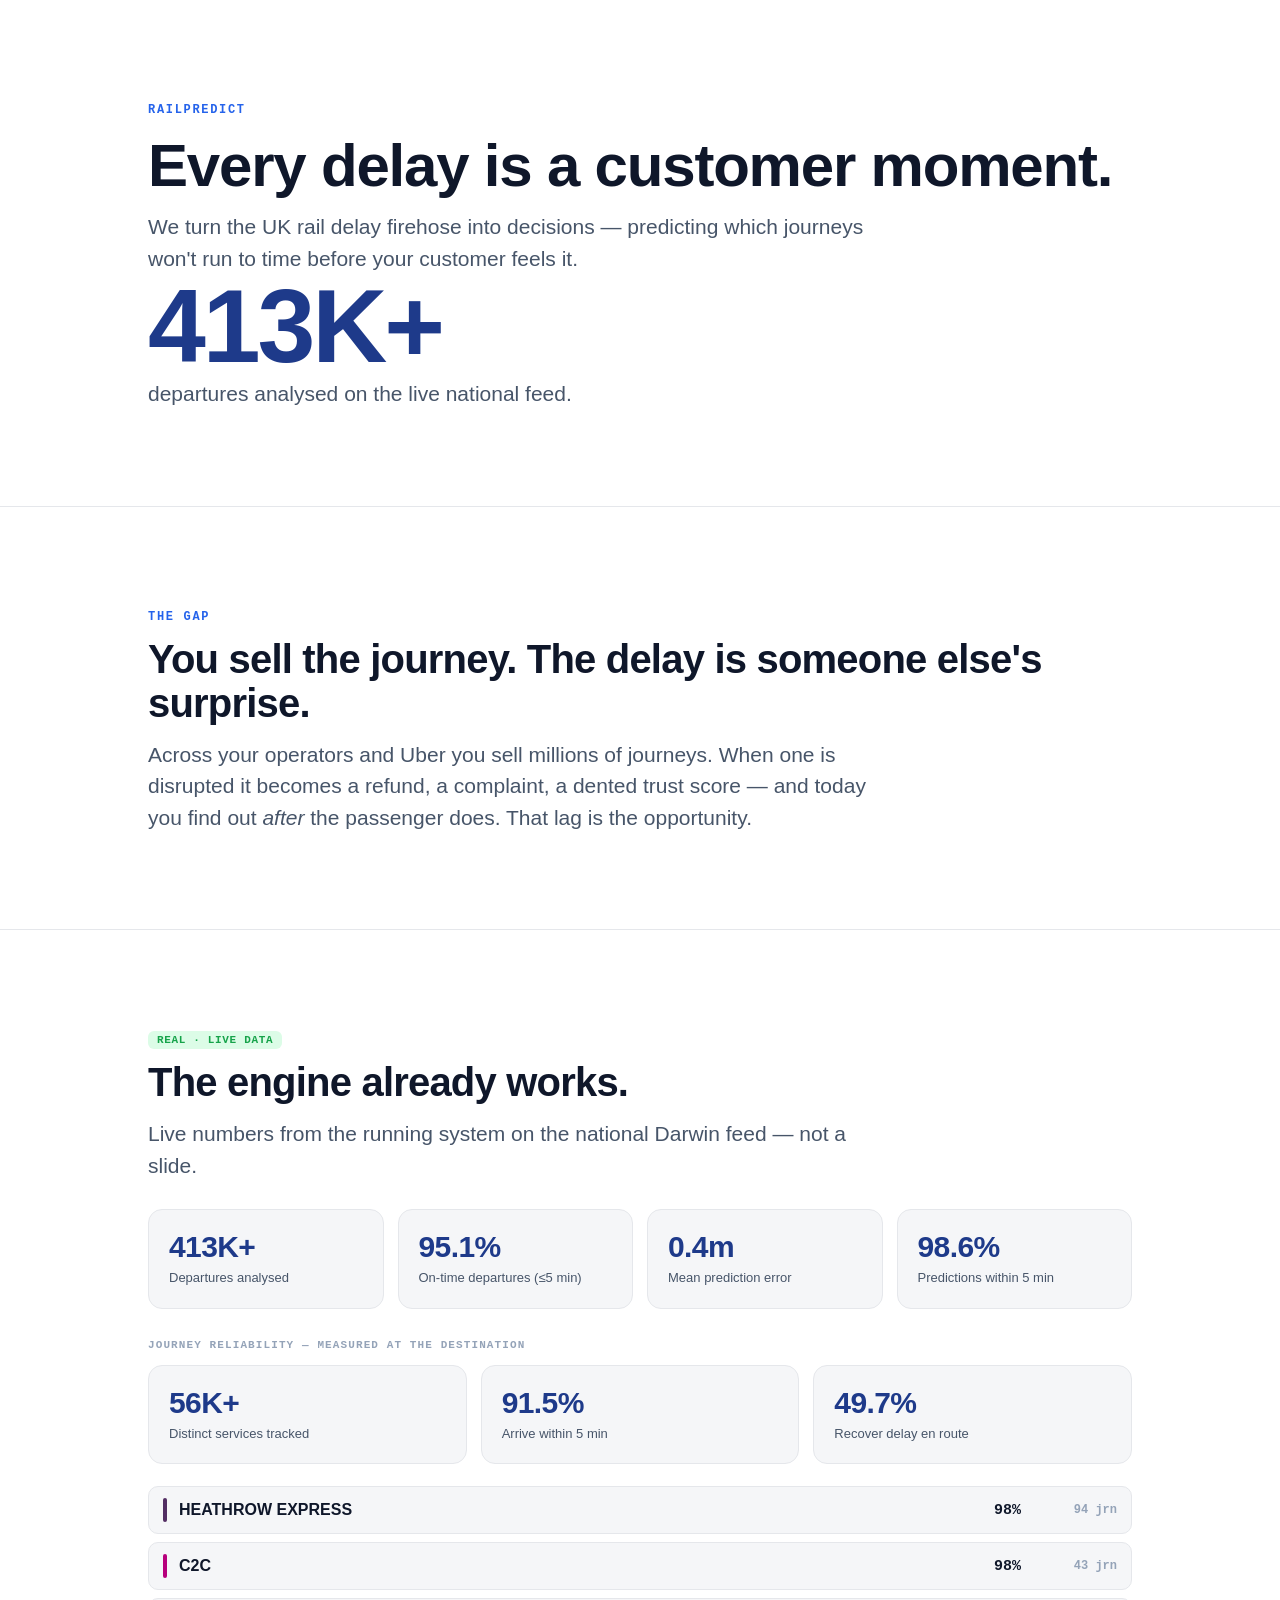
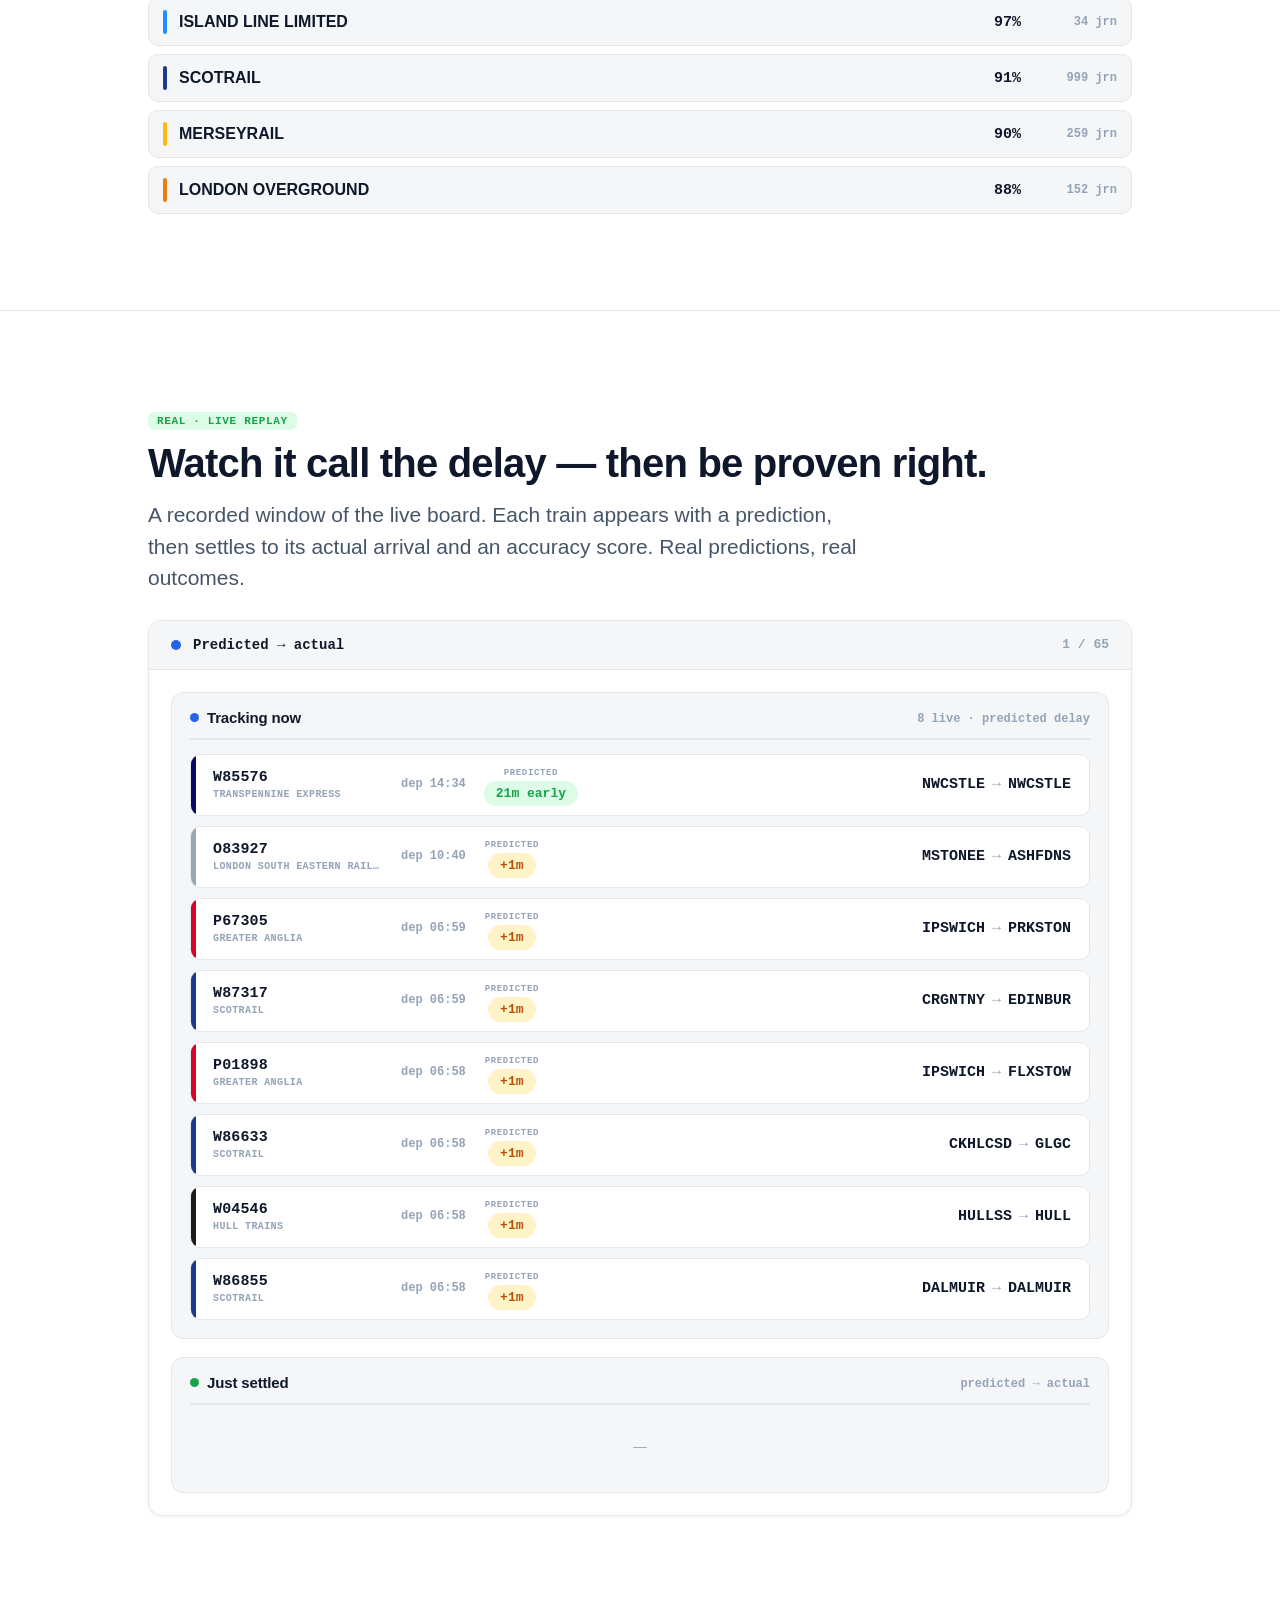
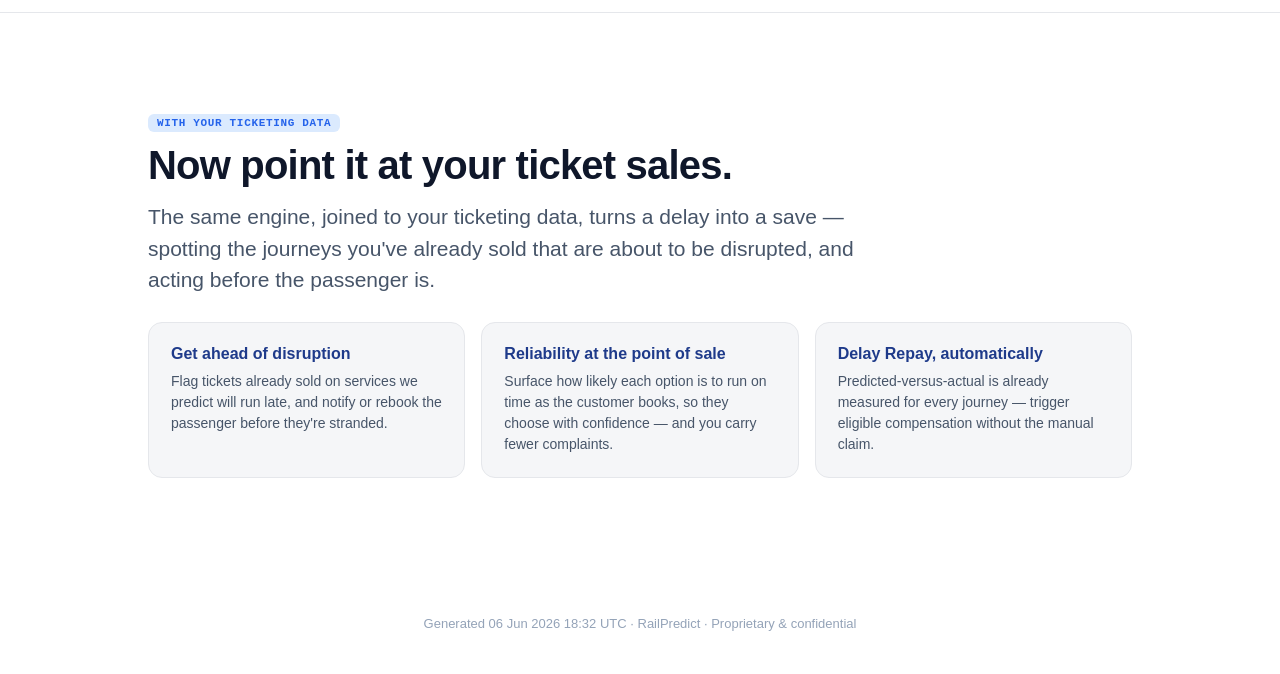
<file: docs/demo.html>
<!DOCTYPE html>
<html lang="en">
<head>
<meta charset="utf-8">
<meta name="viewport" content="width=device-width, initial-scale=1">
<title>RailPredict — Turning delay data into customer experience</title>
<style>
  :root{
    --bg:#ffffff; --ink:#0f172a; --muted:#475569; --dim:#94a3b8;
    --line:#e5e7eb; --soft:#f5f6f8; --accent:#2563eb; --accent-ink:#1e3a8a;
    --good:#16a34a; --good-bg:#dcfce7; --bad:#dc2626; --bad-bg:#fee2e2;
    --proj:#b45309; --proj-bg:#fef3c7;
    --sans:-apple-system,BlinkMacSystemFont,"Segoe UI",Inter,sans-serif;
    --mono:ui-monospace,"SF Mono",Menlo,monospace;
    --r:14px;
  }
  *{box-sizing:border-box;margin:0;padding:0}
  html{scroll-behavior:smooth}
  body{background:var(--bg);color:var(--ink);font-family:var(--sans);line-height:1.5;-webkit-font-smoothing:antialiased}
  .wrap{max-width:1040px;margin:0 auto;padding:0 28px}
  section{padding:96px 0;border-top:1px solid var(--line)}
  section:first-child{border-top:0}
  .reveal{opacity:0;transform:translateY(18px);transition:opacity .7s ease,transform .7s ease}
  .reveal.in{opacity:1;transform:none}
  @media(prefers-reduced-motion:reduce){.reveal{opacity:1;transform:none;transition:none}}
  .eyebrow{font:700 12px var(--mono);letter-spacing:.14em;text-transform:uppercase;color:var(--accent)}
  h1{font:800 clamp(34px,5vw,60px)/1.05 var(--sans);letter-spacing:-.02em;margin:14px 0}
  h2{font:800 clamp(26px,3.4vw,40px)/1.1 var(--sans);letter-spacing:-.02em;margin:10px 0 14px}
  p.lead{font-size:clamp(17px,2vw,21px);color:var(--muted);max-width:62ch}
  .badge{display:inline-block;font:700 11px var(--mono);letter-spacing:.06em;padding:3px 9px;border-radius:6px}
  .b-real{color:var(--good);background:var(--good-bg)}
  .b-proj{color:var(--proj);background:var(--proj-bg)}
  .kpis{display:grid;grid-template-columns:repeat(4,1fr);gap:14px;margin-top:28px}
  @media(max-width:760px){.kpis{grid-template-columns:repeat(2,1fr)}}
  .kpis3{display:grid;grid-template-columns:repeat(3,1fr);gap:14px;margin-top:14px}
  @media(max-width:760px){.kpis3{grid-template-columns:1fr}}
  .strip-label{font:700 11px var(--mono);letter-spacing:.1em;text-transform:uppercase;color:var(--dim);margin-top:30px}
  .kpi{background:var(--soft);border:1px solid var(--line);border-radius:var(--r);padding:20px}
  .kpi .n{font:800 30px var(--sans);letter-spacing:-.02em;color:var(--accent-ink)}
  .kpi .l{font-size:13px;color:var(--muted);margin-top:4px}
  .hero-n{font:800 clamp(56px,9vw,104px)/1 var(--sans);letter-spacing:-.03em;color:var(--accent-ink)}
  .ops{display:flex;flex-direction:column;gap:8px;margin-top:22px}
  .op{display:flex;align-items:center;gap:12px;background:var(--soft);border:1px solid var(--line);border-radius:10px;padding:11px 14px}
  .op .bar{width:4px;align-self:stretch;border-radius:4px;background:var(--op,#64748b)}
  .op .nm{font-weight:600}
  .op .pct{margin-left:auto;font:700 15px var(--mono)}
  .op .ct{font:600 12px var(--mono);color:var(--dim);width:84px;text-align:right}
  .vis-grid{display:grid;grid-template-columns:repeat(3,1fr);gap:16px;margin-top:26px}
  @media(max-width:760px){.vis-grid{grid-template-columns:1fr}}
  .vcard{background:var(--soft);border:1px solid var(--line);border-radius:var(--r);padding:22px}
  .vcard .vh{font:700 16px var(--sans);color:var(--accent-ink);margin-bottom:8px}
  .vcard p{font-size:14px;color:var(--muted)}
  footer{padding:40px 0;color:var(--dim);font-size:13px;text-align:center}
  /* ---- replay board (light-themed mirror of static/board.js markup) ---- */
  .replay-shell{margin-top:26px;border:1px solid var(--line);border-radius:var(--r);overflow:hidden;background:#fff;box-shadow:0 1px 4px rgba(15,23,42,.06)}
  .replay-bar{display:flex;align-items:center;gap:12px;padding:16px 22px;border-bottom:1px solid var(--line);background:var(--soft)}
  .replay-bar .dot{width:10px;height:10px;border-radius:50%;background:var(--accent);animation:pulse 1.6s infinite}
  @keyframes pulse{0%,100%{opacity:1}50%{opacity:.35}}
  .replay-bar .t{font:700 14px var(--mono)}
  .replay-bar .f{margin-left:auto;font:600 13px var(--mono);color:var(--dim)}
  .zones{display:flex;flex-direction:column;gap:18px;padding:22px}
  .zone{background:var(--soft);border:1px solid var(--line);border-radius:12px;padding:16px 18px 18px}
  .zone-head{display:flex;justify-content:space-between;align-items:baseline;margin-bottom:14px;padding-bottom:12px;border-bottom:2px solid var(--line)}
  .zone-head h3{font:800 15px var(--sans);letter-spacing:-.01em;color:var(--ink);display:flex;align-items:center;gap:8px}
  .zone-head h3::before{content:"";width:9px;height:9px;border-radius:50%;flex-shrink:0}
  .zone-track .zone-head h3::before{background:var(--accent)}
  .zone-settled .zone-head h3::before{background:var(--good)}
  .zone-head .ct{font:600 12px var(--mono);color:var(--dim)}
  .tgrid{display:flex;flex-direction:column;gap:10px}
  /* fixed 3-column grid → cards stay a constant size regardless of operator-name length.
     Columns: identity | prediction meta | route (pinned to the right edge). */
  .tcard{position:relative;display:grid;grid-template-columns:168px auto 1fr;align-items:center;column-gap:20px;min-height:62px;background:#fff;border:1px solid var(--line);border-radius:10px;padding:8px 18px 8px 22px;overflow:hidden}
  .tcard::before{content:"";position:absolute;left:0;top:0;bottom:0;width:5px;background:var(--op,#94a3b8)}
  .tcard.fresh{animation:slidein .5s ease}
  @keyframes slidein{from{opacity:0;transform:translateY(8px)}to{opacity:1;transform:none}}
  .tc-id{display:flex;flex-direction:column;gap:3px;min-width:0}
  .tc-hc{font:700 15px var(--mono);letter-spacing:.01em;white-space:nowrap;overflow:hidden;text-overflow:ellipsis}
  .tc-op{font:600 10px var(--mono);color:var(--dim);text-transform:uppercase;letter-spacing:.04em;white-space:nowrap;overflow:hidden;text-overflow:ellipsis}
  .tc-route{justify-self:end;display:flex;align-items:center;gap:7px;font:700 15px var(--mono);white-space:nowrap}
  .tc-route .ar{color:var(--dim);flex-shrink:0}
  .tc-meta{justify-self:start;display:flex;align-items:center;gap:18px}
  .tc-sched{font:600 12px var(--mono);color:var(--dim);white-space:nowrap}
  .cell{text-align:center;line-height:1.15;min-width:56px}
  .cell .k{display:block;font:700 9px var(--mono);text-transform:uppercase;letter-spacing:.07em;color:var(--dim);margin-bottom:5px}
  .cell .v{font:700 16px var(--mono);white-space:nowrap}
  .cell .v.pred{color:var(--muted)}
  .cell .v.act{color:var(--ink)}
  .cell.arrow{font-size:17px;color:var(--dim);min-width:auto;align-self:flex-end;padding-bottom:1px}
  .pchip{font:700 13px var(--mono);padding:5px 12px;border-radius:999px;white-space:nowrap}
  .p-ontime{color:var(--good);background:var(--good-bg)}
  .p-min{color:var(--proj);background:var(--proj-bg)}
  .p-late{color:var(--bad);background:var(--bad-bg)}
  .acc{font:700 12px var(--mono);padding:6px 11px;border-radius:999px;white-space:nowrap;min-width:84px;text-align:center}
  .acc-good{color:var(--good);background:var(--good-bg)}
  .acc-ok{color:var(--accent);background:#dbeafe}
  .acc-bad{color:var(--bad);background:var(--bad-bg)}
  .panel-empty{color:var(--dim);font-size:13px;padding:18px 0;text-align:center}
</style>
</head>
<body>

<section id="beat-hero" class="reveal"><div class="wrap">
  <span class="eyebrow">RailPredict</span>
  <h1>Every delay is a customer moment.</h1>
  <p class="lead">We turn the UK rail delay firehose into decisions — predicting which journeys won't run to time before your customer feels it.</p>
  <div class="hero-n" data-fill="hero_number">—</div>
  <p class="lead">departures analysed on the live national feed.</p>
</div></section>

<section id="beat-gap" class="reveal"><div class="wrap">
  <span class="eyebrow">The gap</span>
  <h2>You sell the journey. The delay is someone else's surprise.</h2>
  <p class="lead">Across your operators and Uber you sell millions of journeys. When one is disrupted it becomes a refund, a complaint, a dented trust score — and today you find out <em>after</em> the passenger does. That lag is the opportunity.</p>
</div></section>

<section id="beat-proof" class="reveal"><div class="wrap">
  <span class="badge b-real">REAL · LIVE DATA</span>
  <h2>The engine already works.</h2>
  <p class="lead">Live numbers from the running system on the national Darwin feed — not a slide.</p>
  <div class="kpis">
    <div class="kpi"><div class="n" data-fill="hero_number">—</div><div class="l">Departures analysed</div></div>
    <div class="kpi"><div class="n" data-fill="on_time_pct" data-suffix="%">—</div><div class="l">On-time departures (≤5 min)</div></div>
    <div class="kpi"><div class="n" data-fill="mae_mins" data-suffix="m">—</div><div class="l">Mean prediction error</div></div>
    <div class="kpi"><div class="n" data-fill="within_5_pct" data-suffix="%">—</div><div class="l">Predictions within 5 min</div></div>
  </div>
  <div class="strip-label">Journey reliability — measured at the destination</div>
  <div class="kpis3">
    <div class="kpi"><div class="n" data-fill="services_label">—</div><div class="l">Distinct services tracked</div></div>
    <div class="kpi"><div class="n" data-fill="arrival_on_time_pct" data-suffix="%">—</div><div class="l">Arrive within 5 min</div></div>
    <div class="kpi"><div class="n" data-fill="recovered_pct" data-suffix="%">—</div><div class="l">Recover delay en route</div></div>
  </div>
  <div class="ops" id="op-list"></div>
</div></section>

<section id="beat-replay" class="reveal"><div class="wrap">
  <span class="badge b-real">REAL · LIVE REPLAY</span>
  <h2>Watch it call the delay — then be proven right.</h2>
  <p class="lead">A recorded window of the live board. Each train appears with a prediction, then settles to its actual arrival and an accuracy score. Real predictions, real outcomes.</p>
  <div class="replay-shell">
    <div class="replay-bar"><span class="dot"></span><span class="t">Predicted → actual</span><span class="f" id="replay-frame">—</span></div>
    <div class="zones" id="replay-board"><p class="panel-empty">Replay loads as you scroll here…</p></div>
  </div>
</div></section>

<section id="beat-vision" class="reveal"><div class="wrap">
  <span class="badge" style="color:var(--accent);background:#dbeafe">WITH YOUR TICKETING DATA</span>
  <h2>Now point it at your ticket sales.</h2>
  <p class="lead">The same engine, joined to your ticketing data, turns a delay into a save — spotting the journeys you've already sold that are about to be disrupted, and acting before the passenger is.</p>
  <div class="vis-grid">
    <div class="vcard"><h3 class="vh">Get ahead of disruption</h3><p>Flag tickets already sold on services we predict will run late, and notify or rebook the passenger before they're stranded.</p></div>
    <div class="vcard"><h3 class="vh">Reliability at the point of sale</h3><p>Surface how likely each option is to run on time as the customer books, so they choose with confidence — and you carry fewer complaints.</p></div>
    <div class="vcard"><h3 class="vh">Delay Repay, automatically</h3><p>Predicted-versus-actual is already measured for every journey — trigger eligible compensation without the manual claim.</p></div>
  </div>
</div></section>

<footer>Generated <span data-fill="generated_at">—</span> · RailPredict · Proprietary &amp; confidential</footer>

<script>window.DEMO = {"generated_at":"06 Jun 2026 18:32 UTC","hero_number":"413K+","hero_observations":413400,"services_count":55601,"services_label":"56K+","on_time_pct":95.0648282535075,"mae_mins":0.3665082699406522,"within_5_pct":98.57064192919637,"arrival_on_time_pct":91.46053449347421,"recovered_pct":49.745183343691735,"operators":[{"name":"HEATHROW EXPRESS","brand":"#532e63","on_time_pct":97.87234042553192,"journeys":94},{"name":"C2C","brand":"#b7007c","on_time_pct":97.67441860465117,"journeys":43},{"name":"ISLAND LINE LIMITED","brand":"#1e90ff","on_time_pct":97.05882352941177,"journeys":34},{"name":"SCOTRAIL","brand":"#1e3a8a","on_time_pct":90.89089089089089,"journeys":999},{"name":"MERSEYRAIL","brand":"#fdb913","on_time_pct":89.57528957528957,"journeys":259},{"name":"LONDON OVERGROUND","brand":"#ee7d11","on_time_pct":88.15789473684211,"journeys":152}],"frames":[{"tracking":[{"rid":"202606068785576","operator":"TRANSPENNINE EXPRESS","brand":"#0a0a64","label":"W85576","origin":"NWCSTLE","dest":"NWCSTLE","scheduled":"14:34","predicted":-21},{"rid":"202606067983927","operator":"LONDON SOUTH EASTERN RAILWY","brand":"#9aa7b4","label":"O83927","origin":"MSTONEE","dest":"ASHFDNS","scheduled":"10:40","predicted":1},{"rid":"202606068067305","operator":"GREATER ANGLIA","brand":"#d70428","label":"P67305","origin":"IPSWICH","dest":"PRKSTON","scheduled":"06:59","predicted":1},{"rid":"202606068787317","operator":"SCOTRAIL","brand":"#1e3a8a","label":"W87317","origin":"CRGNTNY","dest":"EDINBUR","scheduled":"06:59","predicted":1},{"rid":"202606068001898","operator":"GREATER ANGLIA","brand":"#d70428","label":"P01898","origin":"IPSWICH","dest":"FLXSTOW","scheduled":"06:58","predicted":1},{"rid":"202606068786633","operator":"SCOTRAIL","brand":"#1e3a8a","label":"W86633","origin":"CKHLCSD","dest":"GLGC","scheduled":"06:58","predicted":1},{"rid":"202606068704546","operator":"HULL TRAINS","brand":"#1d1d1b","label":"W04546","origin":"HULLSS","dest":"HULL","scheduled":"06:58","predicted":1},{"rid":"202606068786855","operator":"SCOTRAIL","brand":"#1e3a8a","label":"W86855","origin":"DALMUIR","dest":"DALMUIR","scheduled":"06:58","predicted":1}],"settled":[]},{"tracking":[{"rid":"202606067983927","operator":"LONDON SOUTH EASTERN RAILWY","brand":"#9aa7b4","label":"O83927","origin":"MSTONEE","dest":"ASHFDNS","scheduled":"10:40","predicted":1},{"rid":"202606068067305","operator":"GREATER ANGLIA","brand":"#d70428","label":"P67305","origin":"IPSWICH","dest":"PRKSTON","scheduled":"06:59","predicted":1},{"rid":"202606068787317","operator":"SCOTRAIL","brand":"#1e3a8a","label":"W87317","origin":"CRGNTNY","dest":"EDINBUR","scheduled":"06:59","predicted":1},{"rid":"202606068001898","operator":"GREATER ANGLIA","brand":"#d70428","label":"P01898","origin":"IPSWICH","dest":"FLXSTOW","scheduled":"06:58","predicted":1},{"rid":"202606068786633","operator":"SCOTRAIL","brand":"#1e3a8a","label":"W86633","origin":"CKHLCSD","dest":"GLGC","scheduled":"06:58","predicted":1},{"rid":"202606068704546","operator":"HULL TRAINS","brand":"#1d1d1b","label":"W04546","origin":"HULLSS","dest":"HULL","scheduled":"06:58","predicted":1},{"rid":"202606068786855","operator":"SCOTRAIL","brand":"#1e3a8a","label":"W86855","origin":"DALMUIR","dest":"DALMUIR","scheduled":"06:58","predicted":1},{"rid":"202606066712055","operator":"THAMESLINK AND GT NORTHERN TL","brand":"#ff5aa7","label":"C12055","origin":"DUNT","dest":"LUTOBUS","scheduled":"06:58","predicted":1}],"settled":[{"rid":"202606068785576","operator":"TRANSPENNINE EXPRESS","brand":"#0a0a64","label":"W85576","origin":"NWCSTLE","dest":"NWCSTLE","predicted":-21,"actual":1,"delta":22}]},{"tracking":[{"rid":"202606068067305","operator":"GREATER ANGLIA","brand":"#d70428","label":"P67305","origin":"IPSWICH","dest":"PRKSTON","scheduled":"06:59","predicted":1},{"rid":"202606068787317","operator":"SCOTRAIL","brand":"#1e3a8a","label":"W87317","origin":"CRGNTNY","dest":"EDINBUR","scheduled":"06:59","predicted":1},{"rid":"202606068001898","operator":"GREATER ANGLIA","brand":"#d70428","label":"P01898","origin":"IPSWICH","dest":"FLXSTOW","scheduled":"06:58","predicted":1},{"rid":"202606068786633","operator":"SCOTRAIL","brand":"#1e3a8a","label":"W86633","origin":"CKHLCSD","dest":"GLGC","scheduled":"06:58","predicted":1},{"rid":"202606068704546","operator":"HULL TRAINS","brand":"#1d1d1b","label":"W04546","origin":"HULLSS","dest":"HULL","scheduled":"06:58","predicted":1},{"rid":"202606068786855","operator":"SCOTRAIL","brand":"#1e3a8a","label":"W86855","origin":"DALMUIR","dest":"DALMUIR","scheduled":"06:58","predicted":1},{"rid":"202606066712055","operator":"THAMESLINK AND GT NORTHERN TL","brand":"#ff5aa7","label":"C12055","origin":"DUNT","dest":"LUTOBUS","scheduled":"06:58","predicted":1},{"rid":"202606066715519","operator":"SCOTRAIL","brand":"#1e3a8a","label":"C15519","origin":"ANSL","dest":"GLGQHL","scheduled":"06:58","predicted":1}],"settled":[{"rid":"202606067983927","operator":"LONDON SOUTH EASTERN RAILWY","brand":"#9aa7b4","label":"O83927","origin":"MSTONEE","dest":"ASHFDNS","predicted":1,"actual":120,"delta":119},{"rid":"202606068785576","operator":"TRANSPENNINE EXPRESS","brand":"#0a0a64","label":"W85576","origin":"NWCSTLE","dest":"NWCSTLE","predicted":-21,"actual":1,"delta":22}]},{"tracking":[{"rid":"202606068787317","operator":"SCOTRAIL","brand":"#1e3a8a","label":"W87317","origin":"CRGNTNY","dest":"EDINBUR","scheduled":"06:59","predicted":1},{"rid":"202606068001898","operator":"GREATER ANGLIA","brand":"#d70428","label":"P01898","origin":"IPSWICH","dest":"FLXSTOW","scheduled":"06:58","predicted":1},{"rid":"202606068786633","operator":"SCOTRAIL","brand":"#1e3a8a","label":"W86633","origin":"CKHLCSD","dest":"GLGC","scheduled":"06:58","predicted":1},{"rid":"202606068704546","operator":"HULL TRAINS","brand":"#1d1d1b","label":"W04546","origin":"HULLSS","dest":"HULL","scheduled":"06:58","predicted":1},{"rid":"202606068786855","operator":"SCOTRAIL","brand":"#1e3a8a","label":"W86855","origin":"DALMUIR","dest":"DALMUIR","scheduled":"06:58","predicted":1},{"rid":"202606066712055","operator":"THAMESLINK AND GT NORTHERN TL","brand":"#ff5aa7","label":"C12055","origin":"DUNT","dest":"LUTOBUS","scheduled":"06:58","predicted":1},{"rid":"202606066715519","operator":"SCOTRAIL","brand":"#1e3a8a","label":"C15519","origin":"ANSL","dest":"GLGQHL","scheduled":"06:58","predicted":1},{"rid":"202606068065273","operator":"NORTHERN","brand":"#262262","label":"P65273","origin":"ADWICK","dest":"ADWICK","scheduled":"06:57","predicted":1}],"settled":[{"rid":"202606068067305","operator":"GREATER ANGLIA","brand":"#d70428","label":"P67305","origin":"IPSWICH","dest":"PRKSTON","predicted":1,"actual":-1,"delta":2},{"rid":"202606067983927","operator":"LONDON SOUTH EASTERN RAILWY","brand":"#9aa7b4","label":"O83927","origin":"MSTONEE","dest":"ASHFDNS","predicted":1,"actual":120,"delta":119},{"rid":"202606068785576","operator":"TRANSPENNINE EXPRESS","brand":"#0a0a64","label":"W85576","origin":"NWCSTLE","dest":"NWCSTLE","predicted":-21,"actual":1,"delta":22}]},{"tracking":[{"rid":"202606068001898","operator":"GREATER ANGLIA","brand":"#d70428","label":"P01898","origin":"IPSWICH","dest":"FLXSTOW","scheduled":"06:58","predicted":1},{"rid":"202606068786633","operator":"SCOTRAIL","brand":"#1e3a8a","label":"W86633","origin":"CKHLCSD","dest":"GLGC","scheduled":"06:58","predicted":1},{"rid":"202606068704546","operator":"HULL TRAINS","brand":"#1d1d1b","label":"W04546","origin":"HULLSS","dest":"HULL","scheduled":"06:58","predicted":1},{"rid":"202606068786855","operator":"SCOTRAIL","brand":"#1e3a8a","label":"W86855","origin":"DALMUIR","dest":"DALMUIR","scheduled":"06:58","predicted":1},{"rid":"202606066712055","operator":"THAMESLINK AND GT NORTHERN TL","brand":"#ff5aa7","label":"C12055","origin":"DUNT","dest":"LUTOBUS","scheduled":"06:58","predicted":1},{"rid":"202606066715519","operator":"SCOTRAIL","brand":"#1e3a8a","label":"C15519","origin":"ANSL","dest":"GLGQHL","scheduled":"06:58","predicted":1},{"rid":"202606068065273","operator":"NORTHERN","brand":"#262262","label":"P65273","origin":"ADWICK","dest":"ADWICK","scheduled":"06:57","predicted":1},{"rid":"202606067101367","operator":"CROSSCOUNTRY","brand":"#660f21","label":"G01367","origin":"CRGNTNY","dest":"EDINBUR","scheduled":"06:57","predicted":1}],"settled":[{"rid":"202606068787317","operator":"SCOTRAIL","brand":"#1e3a8a","label":"W87317","origin":"CRGNTNY","dest":"EDINBUR","predicted":1,"actual":0,"delta":1},{"rid":"202606068067305","operator":"GREATER ANGLIA","brand":"#d70428","label":"P67305","origin":"IPSWICH","dest":"PRKSTON","predicted":1,"actual":-1,"delta":2},{"rid":"202606067983927","operator":"LONDON SOUTH EASTERN RAILWY","brand":"#9aa7b4","label":"O83927","origin":"MSTONEE","dest":"ASHFDNS","predicted":1,"actual":120,"delta":119},{"rid":"202606068785576","operator":"TRANSPENNINE EXPRESS","brand":"#0a0a64","label":"W85576","origin":"NWCSTLE","dest":"NWCSTLE","predicted":-21,"actual":1,"delta":22}]},{"tracking":[{"rid":"202606068786633","operator":"SCOTRAIL","brand":"#1e3a8a","label":"W86633","origin":"CKHLCSD","dest":"GLGC","scheduled":"06:58","predicted":1},{"rid":"202606068704546","operator":"HULL TRAINS","brand":"#1d1d1b","label":"W04546","origin":"HULLSS","dest":"HULL","scheduled":"06:58","predicted":1},{"rid":"202606068786855","operator":"SCOTRAIL","brand":"#1e3a8a","label":"W86855","origin":"DALMUIR","dest":"DALMUIR","scheduled":"06:58","predicted":1},{"rid":"202606066712055","operator":"THAMESLINK AND GT NORTHERN TL","brand":"#ff5aa7","label":"C12055","origin":"DUNT","dest":"LUTOBUS","scheduled":"06:58","predicted":1},{"rid":"202606066715519","operator":"SCOTRAIL","brand":"#1e3a8a","label":"C15519","origin":"ANSL","dest":"GLGQHL","scheduled":"06:58","predicted":1},{"rid":"202606068065273","operator":"NORTHERN","brand":"#262262","label":"P65273","origin":"ADWICK","dest":"ADWICK","scheduled":"06:57","predicted":1},{"rid":"202606067101367","operator":"CROSSCOUNTRY","brand":"#660f21","label":"G01367","origin":"CRGNTNY","dest":"EDINBUR","scheduled":"06:57","predicted":1},{"rid":"202606068090911","operator":"LONDON SOUTH EASTERN RAILWY","brand":"#9aa7b4","label":"P90911","origin":"GLNGDEP","dest":"GLNGHMK","scheduled":"06:57","predicted":1}],"settled":[{"rid":"202606068001898","operator":"GREATER ANGLIA","brand":"#d70428","label":"P01898","origin":"IPSWICH","dest":"FLXSTOW","predicted":1,"actual":0,"delta":1},{"rid":"202606068787317","operator":"SCOTRAIL","brand":"#1e3a8a","label":"W87317","origin":"CRGNTNY","dest":"EDINBUR","predicted":1,"actual":0,"delta":1},{"rid":"202606068067305","operator":"GREATER ANGLIA","brand":"#d70428","label":"P67305","origin":"IPSWICH","dest":"PRKSTON","predicted":1,"actual":-1,"delta":2},{"rid":"202606067983927","operator":"LONDON SOUTH EASTERN RAILWY","brand":"#9aa7b4","label":"O83927","origin":"MSTONEE","dest":"ASHFDNS","predicted":1,"actual":120,"delta":119}]},{"tracking":[{"rid":"202606068704546","operator":"HULL TRAINS","brand":"#1d1d1b","label":"W04546","origin":"HULLSS","dest":"HULL","scheduled":"06:58","predicted":1},{"rid":"202606068786855","operator":"SCOTRAIL","brand":"#1e3a8a","label":"W86855","origin":"DALMUIR","dest":"DALMUIR","scheduled":"06:58","predicted":1},{"rid":"202606066712055","operator":"THAMESLINK AND GT NORTHERN TL","brand":"#ff5aa7","label":"C12055","origin":"DUNT","dest":"LUTOBUS","scheduled":"06:58","predicted":1},{"rid":"202606066715519","operator":"SCOTRAIL","brand":"#1e3a8a","label":"C15519","origin":"ANSL","dest":"GLGQHL","scheduled":"06:58","predicted":1},{"rid":"202606068065273","operator":"NORTHERN","brand":"#262262","label":"P65273","origin":"ADWICK","dest":"ADWICK","scheduled":"06:57","predicted":1},{"rid":"202606067101367","operator":"CROSSCOUNTRY","brand":"#660f21","label":"G01367","origin":"CRGNTNY","dest":"EDINBUR","scheduled":"06:57","predicted":1},{"rid":"202606068090911","operator":"LONDON SOUTH EASTERN RAILWY","brand":"#9aa7b4","label":"P90911","origin":"GLNGDEP","dest":"GLNGHMK","scheduled":"06:57","predicted":1},{"rid":"202606068381720","operator":"AVANTI WEST COAST","brand":"#11354e","label":"S81720","origin":"LNGSTCS","dest":"CREWE","scheduled":"06:56","predicted":1}],"settled":[{"rid":"202606068786633","operator":"SCOTRAIL","brand":"#1e3a8a","label":"W86633","origin":"CKHLCSD","dest":"GLGC","predicted":1,"actual":1,"delta":0},{"rid":"202606068001898","operator":"GREATER ANGLIA","brand":"#d70428","label":"P01898","origin":"IPSWICH","dest":"FLXSTOW","predicted":1,"actual":0,"delta":1},{"rid":"202606068787317","operator":"SCOTRAIL","brand":"#1e3a8a","label":"W87317","origin":"CRGNTNY","dest":"EDINBUR","predicted":1,"actual":0,"delta":1},{"rid":"202606068067305","operator":"GREATER ANGLIA","brand":"#d70428","label":"P67305","origin":"IPSWICH","dest":"PRKSTON","predicted":1,"actual":-1,"delta":2}]},{"tracking":[{"rid":"202606068786855","operator":"SCOTRAIL","brand":"#1e3a8a","label":"W86855","origin":"DALMUIR","dest":"DALMUIR","scheduled":"06:58","predicted":1},{"rid":"202606066712055","operator":"THAMESLINK AND GT NORTHERN TL","brand":"#ff5aa7","label":"C12055","origin":"DUNT","dest":"LUTOBUS","scheduled":"06:58","predicted":1},{"rid":"202606066715519","operator":"SCOTRAIL","brand":"#1e3a8a","label":"C15519","origin":"ANSL","dest":"GLGQHL","scheduled":"06:58","predicted":1},{"rid":"202606068065273","operator":"NORTHERN","brand":"#262262","label":"P65273","origin":"ADWICK","dest":"ADWICK","scheduled":"06:57","predicted":1},{"rid":"202606067101367","operator":"CROSSCOUNTRY","brand":"#660f21","label":"G01367","origin":"CRGNTNY","dest":"EDINBUR","scheduled":"06:57","predicted":1},{"rid":"202606068090911","operator":"LONDON SOUTH EASTERN RAILWY","brand":"#9aa7b4","label":"P90911","origin":"GLNGDEP","dest":"GLNGHMK","scheduled":"06:57","predicted":1},{"rid":"202606068381720","operator":"AVANTI WEST COAST","brand":"#11354e","label":"S81720","origin":"LNGSTCS","dest":"CREWE","scheduled":"06:56","predicted":1},{"rid":"202606068067299","operator":"GREATER ANGLIA","brand":"#d70428","label":"P67299","origin":"MANNGTR","dest":"HARWICH","scheduled":"06:56","predicted":1}],"settled":[{"rid":"202606068704546","operator":"HULL TRAINS","brand":"#1d1d1b","label":"W04546","origin":"HULLSS","dest":"HULL","predicted":1,"actual":0,"delta":1},{"rid":"202606068786633","operator":"SCOTRAIL","brand":"#1e3a8a","label":"W86633","origin":"CKHLCSD","dest":"GLGC","predicted":1,"actual":1,"delta":0},{"rid":"202606068001898","operator":"GREATER ANGLIA","brand":"#d70428","label":"P01898","origin":"IPSWICH","dest":"FLXSTOW","predicted":1,"actual":0,"delta":1},{"rid":"202606068787317","operator":"SCOTRAIL","brand":"#1e3a8a","label":"W87317","origin":"CRGNTNY","dest":"EDINBUR","predicted":1,"actual":0,"delta":1}]},{"tracking":[{"rid":"202606066712055","operator":"THAMESLINK AND GT NORTHERN TL","brand":"#ff5aa7","label":"C12055","origin":"DUNT","dest":"LUTOBUS","scheduled":"06:58","predicted":1},{"rid":"202606066715519","operator":"SCOTRAIL","brand":"#1e3a8a","label":"C15519","origin":"ANSL","dest":"GLGQHL","scheduled":"06:58","predicted":1},{"rid":"202606068065273","operator":"NORTHERN","brand":"#262262","label":"P65273","origin":"ADWICK","dest":"ADWICK","scheduled":"06:57","predicted":1},{"rid":"202606067101367","operator":"CROSSCOUNTRY","brand":"#660f21","label":"G01367","origin":"CRGNTNY","dest":"EDINBUR","scheduled":"06:57","predicted":1},{"rid":"202606068090911","operator":"LONDON SOUTH EASTERN RAILWY","brand":"#9aa7b4","label":"P90911","origin":"GLNGDEP","dest":"GLNGHMK","scheduled":"06:57","predicted":1},{"rid":"202606068381720","operator":"AVANTI WEST COAST","brand":"#11354e","label":"S81720","origin":"LNGSTCS","dest":"CREWE","scheduled":"06:56","predicted":1},{"rid":"202606068067299","operator":"GREATER ANGLIA","brand":"#d70428","label":"P67299","origin":"MANNGTR","dest":"HARWICH","scheduled":"06:56","predicted":1},{"rid":"202606067130237","operator":"MERSEYRAIL","brand":"#fdb913","label":"G30237","origin":"HBOLTN","dest":"LVRPLCH","scheduled":"06:56","predicted":1}],"settled":[{"rid":"202606068786855","operator":"SCOTRAIL","brand":"#1e3a8a","label":"W86855","origin":"DALMUIR","dest":"DALMUIR","predicted":1,"actual":-2,"delta":3},{"rid":"202606068704546","operator":"HULL TRAINS","brand":"#1d1d1b","label":"W04546","origin":"HULLSS","dest":"HULL","predicted":1,"actual":0,"delta":1},{"rid":"202606068786633","operator":"SCOTRAIL","brand":"#1e3a8a","label":"W86633","origin":"CKHLCSD","dest":"GLGC","predicted":1,"actual":1,"delta":0},{"rid":"202606068001898","operator":"GREATER ANGLIA","brand":"#d70428","label":"P01898","origin":"IPSWICH","dest":"FLXSTOW","predicted":1,"actual":0,"delta":1}]},{"tracking":[{"rid":"202606066715519","operator":"SCOTRAIL","brand":"#1e3a8a","label":"C15519","origin":"ANSL","dest":"GLGQHL","scheduled":"06:58","predicted":1},{"rid":"202606068065273","operator":"NORTHERN","brand":"#262262","label":"P65273","origin":"ADWICK","dest":"ADWICK","scheduled":"06:57","predicted":1},{"rid":"202606067101367","operator":"CROSSCOUNTRY","brand":"#660f21","label":"G01367","origin":"CRGNTNY","dest":"EDINBUR","scheduled":"06:57","predicted":1},{"rid":"202606068090911","operator":"LONDON SOUTH EASTERN RAILWY","brand":"#9aa7b4","label":"P90911","origin":"GLNGDEP","dest":"GLNGHMK","scheduled":"06:57","predicted":1},{"rid":"202606068381720","operator":"AVANTI WEST COAST","brand":"#11354e","label":"S81720","origin":"LNGSTCS","dest":"CREWE","scheduled":"06:56","predicted":1},{"rid":"202606068067299","operator":"GREATER ANGLIA","brand":"#d70428","label":"P67299","origin":"MANNGTR","dest":"HARWICH","scheduled":"06:56","predicted":1},{"rid":"202606067130237","operator":"MERSEYRAIL","brand":"#fdb913","label":"G30237","origin":"HBOLTN","dest":"LVRPLCH","scheduled":"06:56","predicted":1},{"rid":"202606066742764","operator":"GWR","brand":"#9aa7b4","label":"C42764","origin":"EXETTMD","dest":"EXETRSD","scheduled":"06:56","predicted":1}],"settled":[{"rid":"202606066712055","operator":"THAMESLINK AND GT NORTHERN TL","brand":"#ff5aa7","label":"C12055","origin":"DUNT","dest":"LUTOBUS","predicted":1,"actual":0,"delta":1},{"rid":"202606068786855","operator":"SCOTRAIL","brand":"#1e3a8a","label":"W86855","origin":"DALMUIR","dest":"DALMUIR","predicted":1,"actual":-2,"delta":3},{"rid":"202606068704546","operator":"HULL TRAINS","brand":"#1d1d1b","label":"W04546","origin":"HULLSS","dest":"HULL","predicted":1,"actual":0,"delta":1},{"rid":"202606068786633","operator":"SCOTRAIL","brand":"#1e3a8a","label":"W86633","origin":"CKHLCSD","dest":"GLGC","predicted":1,"actual":1,"delta":0}]},{"tracking":[{"rid":"202606068065273","operator":"NORTHERN","brand":"#262262","label":"P65273","origin":"ADWICK","dest":"ADWICK","scheduled":"06:57","predicted":1},{"rid":"202606067101367","operator":"CROSSCOUNTRY","brand":"#660f21","label":"G01367","origin":"CRGNTNY","dest":"EDINBUR","scheduled":"06:57","predicted":1},{"rid":"202606068090911","operator":"LONDON SOUTH EASTERN RAILWY","brand":"#9aa7b4","label":"P90911","origin":"GLNGDEP","dest":"GLNGHMK","scheduled":"06:57","predicted":1},{"rid":"202606068381720","operator":"AVANTI WEST COAST","brand":"#11354e","label":"S81720","origin":"LNGSTCS","dest":"CREWE","scheduled":"06:56","predicted":1},{"rid":"202606068067299","operator":"GREATER ANGLIA","brand":"#d70428","label":"P67299","origin":"MANNGTR","dest":"HARWICH","scheduled":"06:56","predicted":1},{"rid":"202606067130237","operator":"MERSEYRAIL","brand":"#fdb913","label":"G30237","origin":"HBOLTN","dest":"LVRPLCH","scheduled":"06:56","predicted":1},{"rid":"202606066742764","operator":"GWR","brand":"#9aa7b4","label":"C42764","origin":"EXETTMD","dest":"EXETRSD","scheduled":"06:56","predicted":1},{"rid":"202606066718310","operator":"THAMESLINK AND GT NORTHERN TL","brand":"#ff5aa7","label":"C18310","origin":"BEDFDM","dest":"RAINHMK","scheduled":"06:55","predicted":1}],"settled":[{"rid":"202606066715519","operator":"SCOTRAIL","brand":"#1e3a8a","label":"C15519","origin":"ANSL","dest":"GLGQHL","predicted":1,"actual":0,"delta":1},{"rid":"202606066712055","operator":"THAMESLINK AND GT NORTHERN TL","brand":"#ff5aa7","label":"C12055","origin":"DUNT","dest":"LUTOBUS","predicted":1,"actual":0,"delta":1},{"rid":"202606068786855","operator":"SCOTRAIL","brand":"#1e3a8a","label":"W86855","origin":"DALMUIR","dest":"DALMUIR","predicted":1,"actual":-2,"delta":3},{"rid":"202606068704546","operator":"HULL TRAINS","brand":"#1d1d1b","label":"W04546","origin":"HULLSS","dest":"HULL","predicted":1,"actual":0,"delta":1}]},{"tracking":[{"rid":"202606067101367","operator":"CROSSCOUNTRY","brand":"#660f21","label":"G01367","origin":"CRGNTNY","dest":"EDINBUR","scheduled":"06:57","predicted":1},{"rid":"202606068090911","operator":"LONDON SOUTH EASTERN RAILWY","brand":"#9aa7b4","label":"P90911","origin":"GLNGDEP","dest":"GLNGHMK","scheduled":"06:57","predicted":1},{"rid":"202606068381720","operator":"AVANTI WEST COAST","brand":"#11354e","label":"S81720","origin":"LNGSTCS","dest":"CREWE","scheduled":"06:56","predicted":1},{"rid":"202606068067299","operator":"GREATER ANGLIA","brand":"#d70428","label":"P67299","origin":"MANNGTR","dest":"HARWICH","scheduled":"06:56","predicted":1},{"rid":"202606067130237","operator":"MERSEYRAIL","brand":"#fdb913","label":"G30237","origin":"HBOLTN","dest":"LVRPLCH","scheduled":"06:56","predicted":1},{"rid":"202606066742764","operator":"GWR","brand":"#9aa7b4","label":"C42764","origin":"EXETTMD","dest":"EXETRSD","scheduled":"06:56","predicted":1},{"rid":"202606066718310","operator":"THAMESLINK AND GT NORTHERN TL","brand":"#ff5aa7","label":"C18310","origin":"BEDFDM","dest":"RAINHMK","scheduled":"06:55","predicted":1},{"rid":"202606068089356","operator":"LONDON SOUTH EASTERN RAILWY","brand":"#9aa7b4","label":"P89356","origin":"MSTONEW","dest":"STROOD","scheduled":"06:55","predicted":1}],"settled":[{"rid":"202606068065273","operator":"NORTHERN","brand":"#262262","label":"P65273","origin":"ADWICK","dest":"ADWICK","predicted":1,"actual":-1,"delta":2},{"rid":"202606066715519","operator":"SCOTRAIL","brand":"#1e3a8a","label":"C15519","origin":"ANSL","dest":"GLGQHL","predicted":1,"actual":0,"delta":1},{"rid":"202606066712055","operator":"THAMESLINK AND GT NORTHERN TL","brand":"#ff5aa7","label":"C12055","origin":"DUNT","dest":"LUTOBUS","predicted":1,"actual":0,"delta":1},{"rid":"202606068786855","operator":"SCOTRAIL","brand":"#1e3a8a","label":"W86855","origin":"DALMUIR","dest":"DALMUIR","predicted":1,"actual":-2,"delta":3}]},{"tracking":[{"rid":"202606068090911","operator":"LONDON SOUTH EASTERN RAILWY","brand":"#9aa7b4","label":"P90911","origin":"GLNGDEP","dest":"GLNGHMK","scheduled":"06:57","predicted":1},{"rid":"202606068381720","operator":"AVANTI WEST COAST","brand":"#11354e","label":"S81720","origin":"LNGSTCS","dest":"CREWE","scheduled":"06:56","predicted":1},{"rid":"202606068067299","operator":"GREATER ANGLIA","brand":"#d70428","label":"P67299","origin":"MANNGTR","dest":"HARWICH","scheduled":"06:56","predicted":1},{"rid":"202606067130237","operator":"MERSEYRAIL","brand":"#fdb913","label":"G30237","origin":"HBOLTN","dest":"LVRPLCH","scheduled":"06:56","predicted":1},{"rid":"202606066742764","operator":"GWR","brand":"#9aa7b4","label":"C42764","origin":"EXETTMD","dest":"EXETRSD","scheduled":"06:56","predicted":1},{"rid":"202606066718310","operator":"THAMESLINK AND GT NORTHERN TL","brand":"#ff5aa7","label":"C18310","origin":"BEDFDM","dest":"RAINHMK","scheduled":"06:55","predicted":1},{"rid":"202606068089356","operator":"LONDON SOUTH EASTERN RAILWY","brand":"#9aa7b4","label":"P89356","origin":"MSTONEW","dest":"STROOD","scheduled":"06:55","predicted":1},{"rid":"202606067654786","operator":"GREATER ANGLIA","brand":"#d70428","label":"L54786","origin":"PRKSTHS","dest":"PRKSTON","scheduled":"06:55","predicted":1}],"settled":[{"rid":"202606067101367","operator":"CROSSCOUNTRY","brand":"#660f21","label":"G01367","origin":"CRGNTNY","dest":"EDINBUR","predicted":1,"actual":0,"delta":1},{"rid":"202606068065273","operator":"NORTHERN","brand":"#262262","label":"P65273","origin":"ADWICK","dest":"ADWICK","predicted":1,"actual":-1,"delta":2},{"rid":"202606066715519","operator":"SCOTRAIL","brand":"#1e3a8a","label":"C15519","origin":"ANSL","dest":"GLGQHL","predicted":1,"actual":0,"delta":1},{"rid":"202606066712055","operator":"THAMESLINK AND GT NORTHERN TL","brand":"#ff5aa7","label":"C12055","origin":"DUNT","dest":"LUTOBUS","predicted":1,"actual":0,"delta":1}]},{"tracking":[{"rid":"202606068381720","operator":"AVANTI WEST COAST","brand":"#11354e","label":"S81720","origin":"LNGSTCS","dest":"CREWE","scheduled":"06:56","predicted":1},{"rid":"202606068067299","operator":"GREATER ANGLIA","brand":"#d70428","label":"P67299","origin":"MANNGTR","dest":"HARWICH","scheduled":"06:56","predicted":1},{"rid":"202606067130237","operator":"MERSEYRAIL","brand":"#fdb913","label":"G30237","origin":"HBOLTN","dest":"LVRPLCH","scheduled":"06:56","predicted":1},{"rid":"202606066742764","operator":"GWR","brand":"#9aa7b4","label":"C42764","origin":"EXETTMD","dest":"EXETRSD","scheduled":"06:56","predicted":1},{"rid":"202606066718310","operator":"THAMESLINK AND GT NORTHERN TL","brand":"#ff5aa7","label":"C18310","origin":"BEDFDM","dest":"RAINHMK","scheduled":"06:55","predicted":1},{"rid":"202606068089356","operator":"LONDON SOUTH EASTERN RAILWY","brand":"#9aa7b4","label":"P89356","origin":"MSTONEW","dest":"STROOD","scheduled":"06:55","predicted":1},{"rid":"202606067654786","operator":"GREATER ANGLIA","brand":"#d70428","label":"L54786","origin":"PRKSTHS","dest":"PRKSTON","scheduled":"06:55","predicted":1},{"rid":"202606066712380","operator":"THAMESLINK AND GT NORTHERN TL","brand":"#ff5aa7","label":"C12380","origin":"HATFBUS","dest":"STALBUS","scheduled":"06:55","predicted":1}],"settled":[{"rid":"202606068090911","operator":"LONDON SOUTH EASTERN RAILWY","brand":"#9aa7b4","label":"P90911","origin":"GLNGDEP","dest":"GLNGHMK","predicted":1,"actual":0,"delta":1},{"rid":"202606067101367","operator":"CROSSCOUNTRY","brand":"#660f21","label":"G01367","origin":"CRGNTNY","dest":"EDINBUR","predicted":1,"actual":0,"delta":1},{"rid":"202606068065273","operator":"NORTHERN","brand":"#262262","label":"P65273","origin":"ADWICK","dest":"ADWICK","predicted":1,"actual":-1,"delta":2},{"rid":"202606066715519","operator":"SCOTRAIL","brand":"#1e3a8a","label":"C15519","origin":"ANSL","dest":"GLGQHL","predicted":1,"actual":0,"delta":1}]},{"tracking":[{"rid":"202606068067299","operator":"GREATER ANGLIA","brand":"#d70428","label":"P67299","origin":"MANNGTR","dest":"HARWICH","scheduled":"06:56","predicted":1},{"rid":"202606067130237","operator":"MERSEYRAIL","brand":"#fdb913","label":"G30237","origin":"HBOLTN","dest":"LVRPLCH","scheduled":"06:56","predicted":1},{"rid":"202606066742764","operator":"GWR","brand":"#9aa7b4","label":"C42764","origin":"EXETTMD","dest":"EXETRSD","scheduled":"06:56","predicted":1},{"rid":"202606066718310","operator":"THAMESLINK AND GT NORTHERN TL","brand":"#ff5aa7","label":"C18310","origin":"BEDFDM","dest":"RAINHMK","scheduled":"06:55","predicted":1},{"rid":"202606068089356","operator":"LONDON SOUTH EASTERN RAILWY","brand":"#9aa7b4","label":"P89356","origin":"MSTONEW","dest":"STROOD","scheduled":"06:55","predicted":1},{"rid":"202606067654786","operator":"GREATER ANGLIA","brand":"#d70428","label":"L54786","origin":"PRKSTHS","dest":"PRKSTON","scheduled":"06:55","predicted":1},{"rid":"202606066712380","operator":"THAMESLINK AND GT NORTHERN TL","brand":"#ff5aa7","label":"C12380","origin":"HATFBUS","dest":"STALBUS","scheduled":"06:55","predicted":1},{"rid":"202606067033428","operator":"LONDON OVERGROUND","brand":"#ee7d11","label":"F33428","origin":"EUSTON","dest":"WLSDTMD","scheduled":"06:55","predicted":1}],"settled":[{"rid":"202606068381720","operator":"AVANTI WEST COAST","brand":"#11354e","label":"S81720","origin":"LNGSTCS","dest":"CREWE","predicted":1,"actual":0,"delta":1},{"rid":"202606068090911","operator":"LONDON SOUTH EASTERN RAILWY","brand":"#9aa7b4","label":"P90911","origin":"GLNGDEP","dest":"GLNGHMK","predicted":1,"actual":0,"delta":1},{"rid":"202606067101367","operator":"CROSSCOUNTRY","brand":"#660f21","label":"G01367","origin":"CRGNTNY","dest":"EDINBUR","predicted":1,"actual":0,"delta":1},{"rid":"202606068065273","operator":"NORTHERN","brand":"#262262","label":"P65273","origin":"ADWICK","dest":"ADWICK","predicted":1,"actual":-1,"delta":2}]},{"tracking":[{"rid":"202606067130237","operator":"MERSEYRAIL","brand":"#fdb913","label":"G30237","origin":"HBOLTN","dest":"LVRPLCH","scheduled":"06:56","predicted":1},{"rid":"202606066742764","operator":"GWR","brand":"#9aa7b4","label":"C42764","origin":"EXETTMD","dest":"EXETRSD","scheduled":"06:56","predicted":1},{"rid":"202606066718310","operator":"THAMESLINK AND GT NORTHERN TL","brand":"#ff5aa7","label":"C18310","origin":"BEDFDM","dest":"RAINHMK","scheduled":"06:55","predicted":1},{"rid":"202606068089356","operator":"LONDON SOUTH EASTERN RAILWY","brand":"#9aa7b4","label":"P89356","origin":"MSTONEW","dest":"STROOD","scheduled":"06:55","predicted":1},{"rid":"202606067654786","operator":"GREATER ANGLIA","brand":"#d70428","label":"L54786","origin":"PRKSTHS","dest":"PRKSTON","scheduled":"06:55","predicted":1},{"rid":"202606066712380","operator":"THAMESLINK AND GT NORTHERN TL","brand":"#ff5aa7","label":"C12380","origin":"HATFBUS","dest":"STALBUS","scheduled":"06:55","predicted":1},{"rid":"202606067033428","operator":"LONDON OVERGROUND","brand":"#ee7d11","label":"F33428","origin":"EUSTON","dest":"WLSDTMD","scheduled":"06:55","predicted":1},{"rid":"202606067197984","operator":"LONDON OVERGROUND","brand":"#ee7d11","label":"G97984","origin":"UPMNSP6","dest":"ROMFORD","scheduled":"06:55","predicted":1}],"settled":[{"rid":"202606068067299","operator":"GREATER ANGLIA","brand":"#d70428","label":"P67299","origin":"MANNGTR","dest":"HARWICH","predicted":1,"actual":-1,"delta":2},{"rid":"202606068381720","operator":"AVANTI WEST COAST","brand":"#11354e","label":"S81720","origin":"LNGSTCS","dest":"CREWE","predicted":1,"actual":0,"delta":1},{"rid":"202606068090911","operator":"LONDON SOUTH EASTERN RAILWY","brand":"#9aa7b4","label":"P90911","origin":"GLNGDEP","dest":"GLNGHMK","predicted":1,"actual":0,"delta":1},{"rid":"202606067101367","operator":"CROSSCOUNTRY","brand":"#660f21","label":"G01367","origin":"CRGNTNY","dest":"EDINBUR","predicted":1,"actual":0,"delta":1}]},{"tracking":[{"rid":"202606066742764","operator":"GWR","brand":"#9aa7b4","label":"C42764","origin":"EXETTMD","dest":"EXETRSD","scheduled":"06:56","predicted":1},{"rid":"202606066718310","operator":"THAMESLINK AND GT NORTHERN TL","brand":"#ff5aa7","label":"C18310","origin":"BEDFDM","dest":"RAINHMK","scheduled":"06:55","predicted":1},{"rid":"202606068089356","operator":"LONDON SOUTH EASTERN RAILWY","brand":"#9aa7b4","label":"P89356","origin":"MSTONEW","dest":"STROOD","scheduled":"06:55","predicted":1},{"rid":"202606067654786","operator":"GREATER ANGLIA","brand":"#d70428","label":"L54786","origin":"PRKSTHS","dest":"PRKSTON","scheduled":"06:55","predicted":1},{"rid":"202606066712380","operator":"THAMESLINK AND GT NORTHERN TL","brand":"#ff5aa7","label":"C12380","origin":"HATFBUS","dest":"STALBUS","scheduled":"06:55","predicted":1},{"rid":"202606067033428","operator":"LONDON OVERGROUND","brand":"#ee7d11","label":"F33428","origin":"EUSTON","dest":"WLSDTMD","scheduled":"06:55","predicted":1},{"rid":"202606067197984","operator":"LONDON OVERGROUND","brand":"#ee7d11","label":"G97984","origin":"UPMNSP6","dest":"ROMFORD","scheduled":"06:55","predicted":1},{"rid":"202606068065307","operator":"NORTHERN","brand":"#262262","label":"P65307","origin":"NWMILSC","dest":"NWMILSC","scheduled":"06:54","predicted":1}],"settled":[{"rid":"202606067130237","operator":"MERSEYRAIL","brand":"#fdb913","label":"G30237","origin":"HBOLTN","dest":"LVRPLCH","predicted":1,"actual":0,"delta":1},{"rid":"202606068067299","operator":"GREATER ANGLIA","brand":"#d70428","label":"P67299","origin":"MANNGTR","dest":"HARWICH","predicted":1,"actual":-1,"delta":2},{"rid":"202606068381720","operator":"AVANTI WEST COAST","brand":"#11354e","label":"S81720","origin":"LNGSTCS","dest":"CREWE","predicted":1,"actual":0,"delta":1},{"rid":"202606068090911","operator":"LONDON SOUTH EASTERN RAILWY","brand":"#9aa7b4","label":"P90911","origin":"GLNGDEP","dest":"GLNGHMK","predicted":1,"actual":0,"delta":1}]},{"tracking":[{"rid":"202606066718310","operator":"THAMESLINK AND GT NORTHERN TL","brand":"#ff5aa7","label":"C18310","origin":"BEDFDM","dest":"RAINHMK","scheduled":"06:55","predicted":1},{"rid":"202606068089356","operator":"LONDON SOUTH EASTERN RAILWY","brand":"#9aa7b4","label":"P89356","origin":"MSTONEW","dest":"STROOD","scheduled":"06:55","predicted":1},{"rid":"202606067654786","operator":"GREATER ANGLIA","brand":"#d70428","label":"L54786","origin":"PRKSTHS","dest":"PRKSTON","scheduled":"06:55","predicted":1},{"rid":"202606066712380","operator":"THAMESLINK AND GT NORTHERN TL","brand":"#ff5aa7","label":"C12380","origin":"HATFBUS","dest":"STALBUS","scheduled":"06:55","predicted":1},{"rid":"202606067033428","operator":"LONDON OVERGROUND","brand":"#ee7d11","label":"F33428","origin":"EUSTON","dest":"WLSDTMD","scheduled":"06:55","predicted":1},{"rid":"202606067197984","operator":"LONDON OVERGROUND","brand":"#ee7d11","label":"G97984","origin":"UPMNSP6","dest":"ROMFORD","scheduled":"06:55","predicted":1},{"rid":"202606068065307","operator":"NORTHERN","brand":"#262262","label":"P65307","origin":"NWMILSC","dest":"NWMILSC","scheduled":"06:54","predicted":1},{"rid":"202606067108476","operator":"MERSEYRAIL","brand":"#fdb913","label":"G08476","origin":"LVRPLCH","dest":"LVRPLCH","scheduled":"06:54","predicted":1}],"settled":[{"rid":"202606066742764","operator":"GWR","brand":"#9aa7b4","label":"C42764","origin":"EXETTMD","dest":"EXETRSD","predicted":1,"actual":0,"delta":1},{"rid":"202606067130237","operator":"MERSEYRAIL","brand":"#fdb913","label":"G30237","origin":"HBOLTN","dest":"LVRPLCH","predicted":1,"actual":0,"delta":1},{"rid":"202606068067299","operator":"GREATER ANGLIA","brand":"#d70428","label":"P67299","origin":"MANNGTR","dest":"HARWICH","predicted":1,"actual":-1,"delta":2},{"rid":"202606068381720","operator":"AVANTI WEST COAST","brand":"#11354e","label":"S81720","origin":"LNGSTCS","dest":"CREWE","predicted":1,"actual":0,"delta":1}]},{"tracking":[{"rid":"202606068089356","operator":"LONDON SOUTH EASTERN RAILWY","brand":"#9aa7b4","label":"P89356","origin":"MSTONEW","dest":"STROOD","scheduled":"06:55","predicted":1},{"rid":"202606067654786","operator":"GREATER ANGLIA","brand":"#d70428","label":"L54786","origin":"PRKSTHS","dest":"PRKSTON","scheduled":"06:55","predicted":1},{"rid":"202606066712380","operator":"THAMESLINK AND GT NORTHERN TL","brand":"#ff5aa7","label":"C12380","origin":"HATFBUS","dest":"STALBUS","scheduled":"06:55","predicted":1},{"rid":"202606067033428","operator":"LONDON OVERGROUND","brand":"#ee7d11","label":"F33428","origin":"EUSTON","dest":"WLSDTMD","scheduled":"06:55","predicted":1},{"rid":"202606067197984","operator":"LONDON OVERGROUND","brand":"#ee7d11","label":"G97984","origin":"UPMNSP6","dest":"ROMFORD","scheduled":"06:55","predicted":1},{"rid":"202606068065307","operator":"NORTHERN","brand":"#262262","label":"P65307","origin":"NWMILSC","dest":"NWMILSC","scheduled":"06:54","predicted":1},{"rid":"202606067108476","operator":"MERSEYRAIL","brand":"#fdb913","label":"G08476","origin":"LVRPLCH","dest":"LVRPLCH","scheduled":"06:54","predicted":1},{"rid":"202606066717808","operator":"WEST MIDLANDS TRAINS","brand":"#e07e26","label":"C17808","origin":"CREWECS","dest":"CREWE","scheduled":"06:54","predicted":1}],"settled":[{"rid":"202606066718310","operator":"THAMESLINK AND GT NORTHERN TL","brand":"#ff5aa7","label":"C18310","origin":"BEDFDM","dest":"RAINHMK","predicted":1,"actual":-1,"delta":2},{"rid":"202606066742764","operator":"GWR","brand":"#9aa7b4","label":"C42764","origin":"EXETTMD","dest":"EXETRSD","predicted":1,"actual":0,"delta":1},{"rid":"202606067130237","operator":"MERSEYRAIL","brand":"#fdb913","label":"G30237","origin":"HBOLTN","dest":"LVRPLCH","predicted":1,"actual":0,"delta":1},{"rid":"202606068067299","operator":"GREATER ANGLIA","brand":"#d70428","label":"P67299","origin":"MANNGTR","dest":"HARWICH","predicted":1,"actual":-1,"delta":2}]},{"tracking":[{"rid":"202606067654786","operator":"GREATER ANGLIA","brand":"#d70428","label":"L54786","origin":"PRKSTHS","dest":"PRKSTON","scheduled":"06:55","predicted":1},{"rid":"202606066712380","operator":"THAMESLINK AND GT NORTHERN TL","brand":"#ff5aa7","label":"C12380","origin":"HATFBUS","dest":"STALBUS","scheduled":"06:55","predicted":1},{"rid":"202606067033428","operator":"LONDON OVERGROUND","brand":"#ee7d11","label":"F33428","origin":"EUSTON","dest":"WLSDTMD","scheduled":"06:55","predicted":1},{"rid":"202606067197984","operator":"LONDON OVERGROUND","brand":"#ee7d11","label":"G97984","origin":"UPMNSP6","dest":"ROMFORD","scheduled":"06:55","predicted":1},{"rid":"202606068065307","operator":"NORTHERN","brand":"#262262","label":"P65307","origin":"NWMILSC","dest":"NWMILSC","scheduled":"06:54","predicted":1},{"rid":"202606067108476","operator":"MERSEYRAIL","brand":"#fdb913","label":"G08476","origin":"LVRPLCH","dest":"LVRPLCH","scheduled":"06:54","predicted":1},{"rid":"202606066717808","operator":"WEST MIDLANDS TRAINS","brand":"#e07e26","label":"C17808","origin":"CREWECS","dest":"CREWE","scheduled":"06:54","predicted":1},{"rid":"202606068785567","operator":"TRANSPENNINE EXPRESS","brand":"#0a0a64","label":"W85567","origin":"HTONTMD","dest":"NWCSTLE","scheduled":"06:54","predicted":1}],"settled":[{"rid":"202606068089356","operator":"LONDON SOUTH EASTERN RAILWY","brand":"#9aa7b4","label":"P89356","origin":"MSTONEW","dest":"STROOD","predicted":1,"actual":0,"delta":1},{"rid":"202606066718310","operator":"THAMESLINK AND GT NORTHERN TL","brand":"#ff5aa7","label":"C18310","origin":"BEDFDM","dest":"RAINHMK","predicted":1,"actual":-1,"delta":2},{"rid":"202606066742764","operator":"GWR","brand":"#9aa7b4","label":"C42764","origin":"EXETTMD","dest":"EXETRSD","predicted":1,"actual":0,"delta":1},{"rid":"202606067130237","operator":"MERSEYRAIL","brand":"#fdb913","label":"G30237","origin":"HBOLTN","dest":"LVRPLCH","predicted":1,"actual":0,"delta":1}]},{"tracking":[{"rid":"202606066712380","operator":"THAMESLINK AND GT NORTHERN TL","brand":"#ff5aa7","label":"C12380","origin":"HATFBUS","dest":"STALBUS","scheduled":"06:55","predicted":1},{"rid":"202606067033428","operator":"LONDON OVERGROUND","brand":"#ee7d11","label":"F33428","origin":"EUSTON","dest":"WLSDTMD","scheduled":"06:55","predicted":1},{"rid":"202606067197984","operator":"LONDON OVERGROUND","brand":"#ee7d11","label":"G97984","origin":"UPMNSP6","dest":"ROMFORD","scheduled":"06:55","predicted":1},{"rid":"202606068065307","operator":"NORTHERN","brand":"#262262","label":"P65307","origin":"NWMILSC","dest":"NWMILSC","scheduled":"06:54","predicted":1},{"rid":"202606067108476","operator":"MERSEYRAIL","brand":"#fdb913","label":"G08476","origin":"LVRPLCH","dest":"LVRPLCH","scheduled":"06:54","predicted":1},{"rid":"202606066717808","operator":"WEST MIDLANDS TRAINS","brand":"#e07e26","label":"C17808","origin":"CREWECS","dest":"CREWE","scheduled":"06:54","predicted":1},{"rid":"202606068785567","operator":"TRANSPENNINE EXPRESS","brand":"#0a0a64","label":"W85567","origin":"HTONTMD","dest":"NWCSTLE","scheduled":"06:54","predicted":1},{"rid":"202606068687659","operator":"GWR","brand":"#9aa7b4","label":"V87659","origin":"SDON","dest":"SDON","scheduled":"06:54","predicted":1}],"settled":[{"rid":"202606067654786","operator":"GREATER ANGLIA","brand":"#d70428","label":"L54786","origin":"PRKSTHS","dest":"PRKSTON","predicted":1,"actual":0,"delta":1},{"rid":"202606068089356","operator":"LONDON SOUTH EASTERN RAILWY","brand":"#9aa7b4","label":"P89356","origin":"MSTONEW","dest":"STROOD","predicted":1,"actual":0,"delta":1},{"rid":"202606066718310","operator":"THAMESLINK AND GT NORTHERN TL","brand":"#ff5aa7","label":"C18310","origin":"BEDFDM","dest":"RAINHMK","predicted":1,"actual":-1,"delta":2},{"rid":"202606066742764","operator":"GWR","brand":"#9aa7b4","label":"C42764","origin":"EXETTMD","dest":"EXETRSD","predicted":1,"actual":0,"delta":1}]},{"tracking":[{"rid":"202606067033428","operator":"LONDON OVERGROUND","brand":"#ee7d11","label":"F33428","origin":"EUSTON","dest":"WLSDTMD","scheduled":"06:55","predicted":1},{"rid":"202606067197984","operator":"LONDON OVERGROUND","brand":"#ee7d11","label":"G97984","origin":"UPMNSP6","dest":"ROMFORD","scheduled":"06:55","predicted":1},{"rid":"202606068065307","operator":"NORTHERN","brand":"#262262","label":"P65307","origin":"NWMILSC","dest":"NWMILSC","scheduled":"06:54","predicted":1},{"rid":"202606067108476","operator":"MERSEYRAIL","brand":"#fdb913","label":"G08476","origin":"LVRPLCH","dest":"LVRPLCH","scheduled":"06:54","predicted":1},{"rid":"202606066717808","operator":"WEST MIDLANDS TRAINS","brand":"#e07e26","label":"C17808","origin":"CREWECS","dest":"CREWE","scheduled":"06:54","predicted":1},{"rid":"202606068785567","operator":"TRANSPENNINE EXPRESS","brand":"#0a0a64","label":"W85567","origin":"HTONTMD","dest":"NWCSTLE","scheduled":"06:54","predicted":1},{"rid":"202606068687659","operator":"GWR","brand":"#9aa7b4","label":"V87659","origin":"SDON","dest":"SDON","scheduled":"06:54","predicted":1},{"rid":"202606066704060","operator":"GREATER ANGLIA","brand":"#d70428","label":"C04060","origin":"SEVCDSN","dest":"STHVIC","scheduled":"06:54","predicted":1}],"settled":[{"rid":"202606066712380","operator":"THAMESLINK AND GT NORTHERN TL","brand":"#ff5aa7","label":"C12380","origin":"HATFBUS","dest":"STALBUS","predicted":1,"actual":0,"delta":1},{"rid":"202606067654786","operator":"GREATER ANGLIA","brand":"#d70428","label":"L54786","origin":"PRKSTHS","dest":"PRKSTON","predicted":1,"actual":0,"delta":1},{"rid":"202606068089356","operator":"LONDON SOUTH EASTERN RAILWY","brand":"#9aa7b4","label":"P89356","origin":"MSTONEW","dest":"STROOD","predicted":1,"actual":0,"delta":1},{"rid":"202606066718310","operator":"THAMESLINK AND GT NORTHERN TL","brand":"#ff5aa7","label":"C18310","origin":"BEDFDM","dest":"RAINHMK","predicted":1,"actual":-1,"delta":2}]},{"tracking":[{"rid":"202606067197984","operator":"LONDON OVERGROUND","brand":"#ee7d11","label":"G97984","origin":"UPMNSP6","dest":"ROMFORD","scheduled":"06:55","predicted":1},{"rid":"202606068065307","operator":"NORTHERN","brand":"#262262","label":"P65307","origin":"NWMILSC","dest":"NWMILSC","scheduled":"06:54","predicted":1},{"rid":"202606067108476","operator":"MERSEYRAIL","brand":"#fdb913","label":"G08476","origin":"LVRPLCH","dest":"LVRPLCH","scheduled":"06:54","predicted":1},{"rid":"202606066717808","operator":"WEST MIDLANDS TRAINS","brand":"#e07e26","label":"C17808","origin":"CREWECS","dest":"CREWE","scheduled":"06:54","predicted":1},{"rid":"202606068785567","operator":"TRANSPENNINE EXPRESS","brand":"#0a0a64","label":"W85567","origin":"HTONTMD","dest":"NWCSTLE","scheduled":"06:54","predicted":1},{"rid":"202606068687659","operator":"GWR","brand":"#9aa7b4","label":"V87659","origin":"SDON","dest":"SDON","scheduled":"06:54","predicted":1},{"rid":"202606066704060","operator":"GREATER ANGLIA","brand":"#d70428","label":"C04060","origin":"SEVCDSN","dest":"STHVIC","scheduled":"06:54","predicted":1},{"rid":"202606068769465","operator":"SCOTRAIL","brand":"#1e3a8a","label":"W69465","origin":"GLGQHL","dest":"CMBRNLD","scheduled":"06:54","predicted":1}],"settled":[{"rid":"202606067033428","operator":"LONDON OVERGROUND","brand":"#ee7d11","label":"F33428","origin":"EUSTON","dest":"WLSDTMD","predicted":1,"actual":-2,"delta":3},{"rid":"202606066712380","operator":"THAMESLINK AND GT NORTHERN TL","brand":"#ff5aa7","label":"C12380","origin":"HATFBUS","dest":"STALBUS","predicted":1,"actual":0,"delta":1},{"rid":"202606067654786","operator":"GREATER ANGLIA","brand":"#d70428","label":"L54786","origin":"PRKSTHS","dest":"PRKSTON","predicted":1,"actual":0,"delta":1},{"rid":"202606068089356","operator":"LONDON SOUTH EASTERN RAILWY","brand":"#9aa7b4","label":"P89356","origin":"MSTONEW","dest":"STROOD","predicted":1,"actual":0,"delta":1}]},{"tracking":[{"rid":"202606068065307","operator":"NORTHERN","brand":"#262262","label":"P65307","origin":"NWMILSC","dest":"NWMILSC","scheduled":"06:54","predicted":1},{"rid":"202606067108476","operator":"MERSEYRAIL","brand":"#fdb913","label":"G08476","origin":"LVRPLCH","dest":"LVRPLCH","scheduled":"06:54","predicted":1},{"rid":"202606066717808","operator":"WEST MIDLANDS TRAINS","brand":"#e07e26","label":"C17808","origin":"CREWECS","dest":"CREWE","scheduled":"06:54","predicted":1},{"rid":"202606068785567","operator":"TRANSPENNINE EXPRESS","brand":"#0a0a64","label":"W85567","origin":"HTONTMD","dest":"NWCSTLE","scheduled":"06:54","predicted":1},{"rid":"202606068687659","operator":"GWR","brand":"#9aa7b4","label":"V87659","origin":"SDON","dest":"SDON","scheduled":"06:54","predicted":1},{"rid":"202606066704060","operator":"GREATER ANGLIA","brand":"#d70428","label":"C04060","origin":"SEVCDSN","dest":"STHVIC","scheduled":"06:54","predicted":1},{"rid":"202606068769465","operator":"SCOTRAIL","brand":"#1e3a8a","label":"W69465","origin":"GLGQHL","dest":"CMBRNLD","scheduled":"06:54","predicted":1},{"rid":"202606068768903","operator":"SCOTRAIL","brand":"#1e3a8a","label":"W68903","origin":"HLNSBRC","dest":"EDINBUR","scheduled":"06:54","predicted":1}],"settled":[{"rid":"202606067197984","operator":"LONDON OVERGROUND","brand":"#ee7d11","label":"G97984","origin":"UPMNSP6","dest":"ROMFORD","predicted":1,"actual":-1,"delta":2},{"rid":"202606067033428","operator":"LONDON OVERGROUND","brand":"#ee7d11","label":"F33428","origin":"EUSTON","dest":"WLSDTMD","predicted":1,"actual":-2,"delta":3},{"rid":"202606066712380","operator":"THAMESLINK AND GT NORTHERN TL","brand":"#ff5aa7","label":"C12380","origin":"HATFBUS","dest":"STALBUS","predicted":1,"actual":0,"delta":1},{"rid":"202606067654786","operator":"GREATER ANGLIA","brand":"#d70428","label":"L54786","origin":"PRKSTHS","dest":"PRKSTON","predicted":1,"actual":0,"delta":1}]},{"tracking":[{"rid":"202606067108476","operator":"MERSEYRAIL","brand":"#fdb913","label":"G08476","origin":"LVRPLCH","dest":"LVRPLCH","scheduled":"06:54","predicted":1},{"rid":"202606066717808","operator":"WEST MIDLANDS TRAINS","brand":"#e07e26","label":"C17808","origin":"CREWECS","dest":"CREWE","scheduled":"06:54","predicted":1},{"rid":"202606068785567","operator":"TRANSPENNINE EXPRESS","brand":"#0a0a64","label":"W85567","origin":"HTONTMD","dest":"NWCSTLE","scheduled":"06:54","predicted":1},{"rid":"202606068687659","operator":"GWR","brand":"#9aa7b4","label":"V87659","origin":"SDON","dest":"SDON","scheduled":"06:54","predicted":1},{"rid":"202606066704060","operator":"GREATER ANGLIA","brand":"#d70428","label":"C04060","origin":"SEVCDSN","dest":"STHVIC","scheduled":"06:54","predicted":1},{"rid":"202606068769465","operator":"SCOTRAIL","brand":"#1e3a8a","label":"W69465","origin":"GLGQHL","dest":"CMBRNLD","scheduled":"06:54","predicted":1},{"rid":"202606068768903","operator":"SCOTRAIL","brand":"#1e3a8a","label":"W68903","origin":"HLNSBRC","dest":"EDINBUR","scheduled":"06:54","predicted":1},{"rid":"202606068784378","operator":"SCOTRAIL","brand":"#1e3a8a","label":"W84378","origin":"AYRRCSD","dest":"AYRR","scheduled":"06:53","predicted":1}],"settled":[{"rid":"202606068065307","operator":"NORTHERN","brand":"#262262","label":"P65307","origin":"NWMILSC","dest":"NWMILSC","predicted":1,"actual":0,"delta":1},{"rid":"202606067197984","operator":"LONDON OVERGROUND","brand":"#ee7d11","label":"G97984","origin":"UPMNSP6","dest":"ROMFORD","predicted":1,"actual":-1,"delta":2},{"rid":"202606067033428","operator":"LONDON OVERGROUND","brand":"#ee7d11","label":"F33428","origin":"EUSTON","dest":"WLSDTMD","predicted":1,"actual":-2,"delta":3},{"rid":"202606066712380","operator":"THAMESLINK AND GT NORTHERN TL","brand":"#ff5aa7","label":"C12380","origin":"HATFBUS","dest":"STALBUS","predicted":1,"actual":0,"delta":1}]},{"tracking":[{"rid":"202606066717808","operator":"WEST MIDLANDS TRAINS","brand":"#e07e26","label":"C17808","origin":"CREWECS","dest":"CREWE","scheduled":"06:54","predicted":1},{"rid":"202606068785567","operator":"TRANSPENNINE EXPRESS","brand":"#0a0a64","label":"W85567","origin":"HTONTMD","dest":"NWCSTLE","scheduled":"06:54","predicted":1},{"rid":"202606068687659","operator":"GWR","brand":"#9aa7b4","label":"V87659","origin":"SDON","dest":"SDON","scheduled":"06:54","predicted":1},{"rid":"202606066704060","operator":"GREATER ANGLIA","brand":"#d70428","label":"C04060","origin":"SEVCDSN","dest":"STHVIC","scheduled":"06:54","predicted":1},{"rid":"202606068769465","operator":"SCOTRAIL","brand":"#1e3a8a","label":"W69465","origin":"GLGQHL","dest":"CMBRNLD","scheduled":"06:54","predicted":1},{"rid":"202606068768903","operator":"SCOTRAIL","brand":"#1e3a8a","label":"W68903","origin":"HLNSBRC","dest":"EDINBUR","scheduled":"06:54","predicted":1},{"rid":"202606068784378","operator":"SCOTRAIL","brand":"#1e3a8a","label":"W84378","origin":"AYRRCSD","dest":"AYRR","scheduled":"06:53","predicted":1},{"rid":"202606067161761","operator":"LONDON OVERGROUND","brand":"#ee7d11","label":"G61761","origin":"CHINGFD","dest":"LIVST","scheduled":"06:53","predicted":1}],"settled":[{"rid":"202606067108476","operator":"MERSEYRAIL","brand":"#fdb913","label":"G08476","origin":"LVRPLCH","dest":"LVRPLCH","predicted":1,"actual":-2,"delta":3},{"rid":"202606068065307","operator":"NORTHERN","brand":"#262262","label":"P65307","origin":"NWMILSC","dest":"NWMILSC","predicted":1,"actual":0,"delta":1},{"rid":"202606067197984","operator":"LONDON OVERGROUND","brand":"#ee7d11","label":"G97984","origin":"UPMNSP6","dest":"ROMFORD","predicted":1,"actual":-1,"delta":2},{"rid":"202606067033428","operator":"LONDON OVERGROUND","brand":"#ee7d11","label":"F33428","origin":"EUSTON","dest":"WLSDTMD","predicted":1,"actual":-2,"delta":3}]},{"tracking":[{"rid":"202606068785567","operator":"TRANSPENNINE EXPRESS","brand":"#0a0a64","label":"W85567","origin":"HTONTMD","dest":"NWCSTLE","scheduled":"06:54","predicted":1},{"rid":"202606068687659","operator":"GWR","brand":"#9aa7b4","label":"V87659","origin":"SDON","dest":"SDON","scheduled":"06:54","predicted":1},{"rid":"202606066704060","operator":"GREATER ANGLIA","brand":"#d70428","label":"C04060","origin":"SEVCDSN","dest":"STHVIC","scheduled":"06:54","predicted":1},{"rid":"202606068769465","operator":"SCOTRAIL","brand":"#1e3a8a","label":"W69465","origin":"GLGQHL","dest":"CMBRNLD","scheduled":"06:54","predicted":1},{"rid":"202606068768903","operator":"SCOTRAIL","brand":"#1e3a8a","label":"W68903","origin":"HLNSBRC","dest":"EDINBUR","scheduled":"06:54","predicted":1},{"rid":"202606068784378","operator":"SCOTRAIL","brand":"#1e3a8a","label":"W84378","origin":"AYRRCSD","dest":"AYRR","scheduled":"06:53","predicted":1},{"rid":"202606067161761","operator":"LONDON OVERGROUND","brand":"#ee7d11","label":"G61761","origin":"CHINGFD","dest":"LIVST","scheduled":"06:53","predicted":1},{"rid":"202606067118804","operator":"SCOTRAIL","brand":"#1e3a8a","label":"G18804","origin":"IVRNABS","dest":"IVRNAIR","scheduled":"06:53","predicted":1}],"settled":[{"rid":"202606066717808","operator":"WEST MIDLANDS TRAINS","brand":"#e07e26","label":"C17808","origin":"CREWECS","dest":"CREWE","predicted":1,"actual":-3,"delta":4},{"rid":"202606067108476","operator":"MERSEYRAIL","brand":"#fdb913","label":"G08476","origin":"LVRPLCH","dest":"LVRPLCH","predicted":1,"actual":-2,"delta":3},{"rid":"202606068065307","operator":"NORTHERN","brand":"#262262","label":"P65307","origin":"NWMILSC","dest":"NWMILSC","predicted":1,"actual":0,"delta":1},{"rid":"202606067197984","operator":"LONDON OVERGROUND","brand":"#ee7d11","label":"G97984","origin":"UPMNSP6","dest":"ROMFORD","predicted":1,"actual":-1,"delta":2}]},{"tracking":[{"rid":"202606068687659","operator":"GWR","brand":"#9aa7b4","label":"V87659","origin":"SDON","dest":"SDON","scheduled":"06:54","predicted":1},{"rid":"202606066704060","operator":"GREATER ANGLIA","brand":"#d70428","label":"C04060","origin":"SEVCDSN","dest":"STHVIC","scheduled":"06:54","predicted":1},{"rid":"202606068769465","operator":"SCOTRAIL","brand":"#1e3a8a","label":"W69465","origin":"GLGQHL","dest":"CMBRNLD","scheduled":"06:54","predicted":1},{"rid":"202606068768903","operator":"SCOTRAIL","brand":"#1e3a8a","label":"W68903","origin":"HLNSBRC","dest":"EDINBUR","scheduled":"06:54","predicted":1},{"rid":"202606068784378","operator":"SCOTRAIL","brand":"#1e3a8a","label":"W84378","origin":"AYRRCSD","dest":"AYRR","scheduled":"06:53","predicted":1},{"rid":"202606067161761","operator":"LONDON OVERGROUND","brand":"#ee7d11","label":"G61761","origin":"CHINGFD","dest":"LIVST","scheduled":"06:53","predicted":1},{"rid":"202606067118804","operator":"SCOTRAIL","brand":"#1e3a8a","label":"G18804","origin":"IVRNABS","dest":"IVRNAIR","scheduled":"06:53","predicted":1},{"rid":"202606068733409","operator":"AVANTI WEST COAST","brand":"#11354e","label":"W33409","origin":"WMBYICD","dest":"EUSTON","scheduled":"06:53","predicted":1}],"settled":[{"rid":"202606068785567","operator":"TRANSPENNINE EXPRESS","brand":"#0a0a64","label":"W85567","origin":"HTONTMD","dest":"NWCSTLE","predicted":1,"actual":-1,"delta":2},{"rid":"202606066717808","operator":"WEST MIDLANDS TRAINS","brand":"#e07e26","label":"C17808","origin":"CREWECS","dest":"CREWE","predicted":1,"actual":-3,"delta":4},{"rid":"202606067108476","operator":"MERSEYRAIL","brand":"#fdb913","label":"G08476","origin":"LVRPLCH","dest":"LVRPLCH","predicted":1,"actual":-2,"delta":3},{"rid":"202606068065307","operator":"NORTHERN","brand":"#262262","label":"P65307","origin":"NWMILSC","dest":"NWMILSC","predicted":1,"actual":0,"delta":1}]},{"tracking":[{"rid":"202606066704060","operator":"GREATER ANGLIA","brand":"#d70428","label":"C04060","origin":"SEVCDSN","dest":"STHVIC","scheduled":"06:54","predicted":1},{"rid":"202606068769465","operator":"SCOTRAIL","brand":"#1e3a8a","label":"W69465","origin":"GLGQHL","dest":"CMBRNLD","scheduled":"06:54","predicted":1},{"rid":"202606068768903","operator":"SCOTRAIL","brand":"#1e3a8a","label":"W68903","origin":"HLNSBRC","dest":"EDINBUR","scheduled":"06:54","predicted":1},{"rid":"202606068784378","operator":"SCOTRAIL","brand":"#1e3a8a","label":"W84378","origin":"AYRRCSD","dest":"AYRR","scheduled":"06:53","predicted":1},{"rid":"202606067161761","operator":"LONDON OVERGROUND","brand":"#ee7d11","label":"G61761","origin":"CHINGFD","dest":"LIVST","scheduled":"06:53","predicted":1},{"rid":"202606067118804","operator":"SCOTRAIL","brand":"#1e3a8a","label":"G18804","origin":"IVRNABS","dest":"IVRNAIR","scheduled":"06:53","predicted":1},{"rid":"202606068733409","operator":"AVANTI WEST COAST","brand":"#11354e","label":"W33409","origin":"WMBYICD","dest":"EUSTON","scheduled":"06:53","predicted":1},{"rid":"202606068980582","operator":"GWR","brand":"#9aa7b4","label":"Y80582","origin":"TWYFORD","dest":"HNLYOT","scheduled":"06:53","predicted":1}],"settled":[{"rid":"202606068687659","operator":"GWR","brand":"#9aa7b4","label":"V87659","origin":"SDON","dest":"SDON","predicted":1,"actual":0,"delta":1},{"rid":"202606068785567","operator":"TRANSPENNINE EXPRESS","brand":"#0a0a64","label":"W85567","origin":"HTONTMD","dest":"NWCSTLE","predicted":1,"actual":-1,"delta":2},{"rid":"202606066717808","operator":"WEST MIDLANDS TRAINS","brand":"#e07e26","label":"C17808","origin":"CREWECS","dest":"CREWE","predicted":1,"actual":-3,"delta":4},{"rid":"202606067108476","operator":"MERSEYRAIL","brand":"#fdb913","label":"G08476","origin":"LVRPLCH","dest":"LVRPLCH","predicted":1,"actual":-2,"delta":3}]},{"tracking":[{"rid":"202606068769465","operator":"SCOTRAIL","brand":"#1e3a8a","label":"W69465","origin":"GLGQHL","dest":"CMBRNLD","scheduled":"06:54","predicted":1},{"rid":"202606068768903","operator":"SCOTRAIL","brand":"#1e3a8a","label":"W68903","origin":"HLNSBRC","dest":"EDINBUR","scheduled":"06:54","predicted":1},{"rid":"202606068784378","operator":"SCOTRAIL","brand":"#1e3a8a","label":"W84378","origin":"AYRRCSD","dest":"AYRR","scheduled":"06:53","predicted":1},{"rid":"202606067161761","operator":"LONDON OVERGROUND","brand":"#ee7d11","label":"G61761","origin":"CHINGFD","dest":"LIVST","scheduled":"06:53","predicted":1},{"rid":"202606067118804","operator":"SCOTRAIL","brand":"#1e3a8a","label":"G18804","origin":"IVRNABS","dest":"IVRNAIR","scheduled":"06:53","predicted":1},{"rid":"202606068733409","operator":"AVANTI WEST COAST","brand":"#11354e","label":"W33409","origin":"WMBYICD","dest":"EUSTON","scheduled":"06:53","predicted":1},{"rid":"202606068980582","operator":"GWR","brand":"#9aa7b4","label":"Y80582","origin":"TWYFORD","dest":"HNLYOT","scheduled":"06:53","predicted":1},{"rid":"202606067638112","operator":"CHILTERN RAILWAYS","brand":"#00bfff","label":"L38112","origin":"WEMBLMD","dest":"MARYLBN","scheduled":"06:53","predicted":1}],"settled":[{"rid":"202606066704060","operator":"GREATER ANGLIA","brand":"#d70428","label":"C04060","origin":"SEVCDSN","dest":"STHVIC","predicted":1,"actual":0,"delta":1},{"rid":"202606068687659","operator":"GWR","brand":"#9aa7b4","label":"V87659","origin":"SDON","dest":"SDON","predicted":1,"actual":0,"delta":1},{"rid":"202606068785567","operator":"TRANSPENNINE EXPRESS","brand":"#0a0a64","label":"W85567","origin":"HTONTMD","dest":"NWCSTLE","predicted":1,"actual":-1,"delta":2},{"rid":"202606066717808","operator":"WEST MIDLANDS TRAINS","brand":"#e07e26","label":"C17808","origin":"CREWECS","dest":"CREWE","predicted":1,"actual":-3,"delta":4}]},{"tracking":[{"rid":"202606068768903","operator":"SCOTRAIL","brand":"#1e3a8a","label":"W68903","origin":"HLNSBRC","dest":"EDINBUR","scheduled":"06:54","predicted":1},{"rid":"202606068784378","operator":"SCOTRAIL","brand":"#1e3a8a","label":"W84378","origin":"AYRRCSD","dest":"AYRR","scheduled":"06:53","predicted":1},{"rid":"202606067161761","operator":"LONDON OVERGROUND","brand":"#ee7d11","label":"G61761","origin":"CHINGFD","dest":"LIVST","scheduled":"06:53","predicted":1},{"rid":"202606067118804","operator":"SCOTRAIL","brand":"#1e3a8a","label":"G18804","origin":"IVRNABS","dest":"IVRNAIR","scheduled":"06:53","predicted":1},{"rid":"202606068733409","operator":"AVANTI WEST COAST","brand":"#11354e","label":"W33409","origin":"WMBYICD","dest":"EUSTON","scheduled":"06:53","predicted":1},{"rid":"202606068980582","operator":"GWR","brand":"#9aa7b4","label":"Y80582","origin":"TWYFORD","dest":"HNLYOT","scheduled":"06:53","predicted":1},{"rid":"202606067638112","operator":"CHILTERN RAILWAYS","brand":"#00bfff","label":"L38112","origin":"WEMBLMD","dest":"MARYLBN","scheduled":"06:53","predicted":1},{"rid":"202606067601811","operator":"LONDON NORTH EASTERN RAILWAY","brand":"#ce0e2d","label":"L01811","origin":"CRGNTNY","dest":"EDINBUR","scheduled":"06:52","predicted":1}],"settled":[{"rid":"202606068769465","operator":"SCOTRAIL","brand":"#1e3a8a","label":"W69465","origin":"GLGQHL","dest":"CMBRNLD","predicted":1,"actual":1,"delta":0},{"rid":"202606066704060","operator":"GREATER ANGLIA","brand":"#d70428","label":"C04060","origin":"SEVCDSN","dest":"STHVIC","predicted":1,"actual":0,"delta":1},{"rid":"202606068687659","operator":"GWR","brand":"#9aa7b4","label":"V87659","origin":"SDON","dest":"SDON","predicted":1,"actual":0,"delta":1},{"rid":"202606068785567","operator":"TRANSPENNINE EXPRESS","brand":"#0a0a64","label":"W85567","origin":"HTONTMD","dest":"NWCSTLE","predicted":1,"actual":-1,"delta":2}]},{"tracking":[{"rid":"202606068784378","operator":"SCOTRAIL","brand":"#1e3a8a","label":"W84378","origin":"AYRRCSD","dest":"AYRR","scheduled":"06:53","predicted":1},{"rid":"202606067161761","operator":"LONDON OVERGROUND","brand":"#ee7d11","label":"G61761","origin":"CHINGFD","dest":"LIVST","scheduled":"06:53","predicted":1},{"rid":"202606067118804","operator":"SCOTRAIL","brand":"#1e3a8a","label":"G18804","origin":"IVRNABS","dest":"IVRNAIR","scheduled":"06:53","predicted":1},{"rid":"202606068733409","operator":"AVANTI WEST COAST","brand":"#11354e","label":"W33409","origin":"WMBYICD","dest":"EUSTON","scheduled":"06:53","predicted":1},{"rid":"202606068980582","operator":"GWR","brand":"#9aa7b4","label":"Y80582","origin":"TWYFORD","dest":"HNLYOT","scheduled":"06:53","predicted":1},{"rid":"202606067638112","operator":"CHILTERN RAILWAYS","brand":"#00bfff","label":"L38112","origin":"WEMBLMD","dest":"MARYLBN","scheduled":"06:53","predicted":1},{"rid":"202606067601811","operator":"LONDON NORTH EASTERN RAILWAY","brand":"#ce0e2d","label":"L01811","origin":"CRGNTNY","dest":"EDINBUR","scheduled":"06:52","predicted":1},{"rid":"202606068787308","operator":"SCOTRAIL","brand":"#1e3a8a","label":"W87308","origin":"EDINBUR","dest":"MLRHEY","scheduled":"06:52","predicted":1}],"settled":[{"rid":"202606068768903","operator":"SCOTRAIL","brand":"#1e3a8a","label":"W68903","origin":"HLNSBRC","dest":"EDINBUR","predicted":1,"actual":2,"delta":1},{"rid":"202606068769465","operator":"SCOTRAIL","brand":"#1e3a8a","label":"W69465","origin":"GLGQHL","dest":"CMBRNLD","predicted":1,"actual":1,"delta":0},{"rid":"202606066704060","operator":"GREATER ANGLIA","brand":"#d70428","label":"C04060","origin":"SEVCDSN","dest":"STHVIC","predicted":1,"actual":0,"delta":1},{"rid":"202606068687659","operator":"GWR","brand":"#9aa7b4","label":"V87659","origin":"SDON","dest":"SDON","predicted":1,"actual":0,"delta":1}]},{"tracking":[{"rid":"202606067161761","operator":"LONDON OVERGROUND","brand":"#ee7d11","label":"G61761","origin":"CHINGFD","dest":"LIVST","scheduled":"06:53","predicted":1},{"rid":"202606067118804","operator":"SCOTRAIL","brand":"#1e3a8a","label":"G18804","origin":"IVRNABS","dest":"IVRNAIR","scheduled":"06:53","predicted":1},{"rid":"202606068733409","operator":"AVANTI WEST COAST","brand":"#11354e","label":"W33409","origin":"WMBYICD","dest":"EUSTON","scheduled":"06:53","predicted":1},{"rid":"202606068980582","operator":"GWR","brand":"#9aa7b4","label":"Y80582","origin":"TWYFORD","dest":"HNLYOT","scheduled":"06:53","predicted":1},{"rid":"202606067638112","operator":"CHILTERN RAILWAYS","brand":"#00bfff","label":"L38112","origin":"WEMBLMD","dest":"MARYLBN","scheduled":"06:53","predicted":1},{"rid":"202606067601811","operator":"LONDON NORTH EASTERN RAILWAY","brand":"#ce0e2d","label":"L01811","origin":"CRGNTNY","dest":"EDINBUR","scheduled":"06:52","predicted":1},{"rid":"202606068787308","operator":"SCOTRAIL","brand":"#1e3a8a","label":"W87308","origin":"EDINBUR","dest":"MLRHEY","scheduled":"06:52","predicted":1},{"rid":"202606068091238","operator":"LONDON SOUTH EASTERN RAILWY","brand":"#9aa7b4","label":"P91238","origin":"GRVPCSD","dest":"ORPNGTN","scheduled":"06:52","predicted":1}],"settled":[{"rid":"202606068784378","operator":"SCOTRAIL","brand":"#1e3a8a","label":"W84378","origin":"AYRRCSD","dest":"AYRR","predicted":1,"actual":-9,"delta":10},{"rid":"202606068768903","operator":"SCOTRAIL","brand":"#1e3a8a","label":"W68903","origin":"HLNSBRC","dest":"EDINBUR","predicted":1,"actual":2,"delta":1},{"rid":"202606068769465","operator":"SCOTRAIL","brand":"#1e3a8a","label":"W69465","origin":"GLGQHL","dest":"CMBRNLD","predicted":1,"actual":1,"delta":0},{"rid":"202606066704060","operator":"GREATER ANGLIA","brand":"#d70428","label":"C04060","origin":"SEVCDSN","dest":"STHVIC","predicted":1,"actual":0,"delta":1}]},{"tracking":[{"rid":"202606067118804","operator":"SCOTRAIL","brand":"#1e3a8a","label":"G18804","origin":"IVRNABS","dest":"IVRNAIR","scheduled":"06:53","predicted":1},{"rid":"202606068733409","operator":"AVANTI WEST COAST","brand":"#11354e","label":"W33409","origin":"WMBYICD","dest":"EUSTON","scheduled":"06:53","predicted":1},{"rid":"202606068980582","operator":"GWR","brand":"#9aa7b4","label":"Y80582","origin":"TWYFORD","dest":"HNLYOT","scheduled":"06:53","predicted":1},{"rid":"202606067638112","operator":"CHILTERN RAILWAYS","brand":"#00bfff","label":"L38112","origin":"WEMBLMD","dest":"MARYLBN","scheduled":"06:53","predicted":1},{"rid":"202606067601811","operator":"LONDON NORTH EASTERN RAILWAY","brand":"#ce0e2d","label":"L01811","origin":"CRGNTNY","dest":"EDINBUR","scheduled":"06:52","predicted":1},{"rid":"202606068787308","operator":"SCOTRAIL","brand":"#1e3a8a","label":"W87308","origin":"EDINBUR","dest":"MLRHEY","scheduled":"06:52","predicted":1},{"rid":"202606068091238","operator":"LONDON SOUTH EASTERN RAILWY","brand":"#9aa7b4","label":"P91238","origin":"GRVPCSD","dest":"ORPNGTN","scheduled":"06:52","predicted":1},{"rid":"202606068029248","operator":"NORTHERN","brand":"#262262","label":"P29248","origin":"ALERTNS","dest":"LVRPLSH","scheduled":"06:52","predicted":1}],"settled":[{"rid":"202606067161761","operator":"LONDON OVERGROUND","brand":"#ee7d11","label":"G61761","origin":"CHINGFD","dest":"LIVST","predicted":1,"actual":0,"delta":1},{"rid":"202606068784378","operator":"SCOTRAIL","brand":"#1e3a8a","label":"W84378","origin":"AYRRCSD","dest":"AYRR","predicted":1,"actual":-9,"delta":10},{"rid":"202606068768903","operator":"SCOTRAIL","brand":"#1e3a8a","label":"W68903","origin":"HLNSBRC","dest":"EDINBUR","predicted":1,"actual":2,"delta":1},{"rid":"202606068769465","operator":"SCOTRAIL","brand":"#1e3a8a","label":"W69465","origin":"GLGQHL","dest":"CMBRNLD","predicted":1,"actual":1,"delta":0}]},{"tracking":[{"rid":"202606068733409","operator":"AVANTI WEST COAST","brand":"#11354e","label":"W33409","origin":"WMBYICD","dest":"EUSTON","scheduled":"06:53","predicted":1},{"rid":"202606068980582","operator":"GWR","brand":"#9aa7b4","label":"Y80582","origin":"TWYFORD","dest":"HNLYOT","scheduled":"06:53","predicted":1},{"rid":"202606067638112","operator":"CHILTERN RAILWAYS","brand":"#00bfff","label":"L38112","origin":"WEMBLMD","dest":"MARYLBN","scheduled":"06:53","predicted":1},{"rid":"202606067601811","operator":"LONDON NORTH EASTERN RAILWAY","brand":"#ce0e2d","label":"L01811","origin":"CRGNTNY","dest":"EDINBUR","scheduled":"06:52","predicted":1},{"rid":"202606068787308","operator":"SCOTRAIL","brand":"#1e3a8a","label":"W87308","origin":"EDINBUR","dest":"MLRHEY","scheduled":"06:52","predicted":1},{"rid":"202606068091238","operator":"LONDON SOUTH EASTERN RAILWY","brand":"#9aa7b4","label":"P91238","origin":"GRVPCSD","dest":"ORPNGTN","scheduled":"06:52","predicted":1},{"rid":"202606068029248","operator":"NORTHERN","brand":"#262262","label":"P29248","origin":"ALERTNS","dest":"LVRPLSH","scheduled":"06:52","predicted":1},{"rid":"202606067117744","operator":"SCOTRAIL","brand":"#1e3a8a","label":"G17744","origin":"EDINAIR","dest":"HAYMRKT","scheduled":"06:52","predicted":1}],"settled":[{"rid":"202606067118804","operator":"SCOTRAIL","brand":"#1e3a8a","label":"G18804","origin":"IVRNABS","dest":"IVRNAIR","predicted":1,"actual":0,"delta":1},{"rid":"202606067161761","operator":"LONDON OVERGROUND","brand":"#ee7d11","label":"G61761","origin":"CHINGFD","dest":"LIVST","predicted":1,"actual":0,"delta":1},{"rid":"202606068784378","operator":"SCOTRAIL","brand":"#1e3a8a","label":"W84378","origin":"AYRRCSD","dest":"AYRR","predicted":1,"actual":-9,"delta":10},{"rid":"202606068768903","operator":"SCOTRAIL","brand":"#1e3a8a","label":"W68903","origin":"HLNSBRC","dest":"EDINBUR","predicted":1,"actual":2,"delta":1}]},{"tracking":[{"rid":"202606068980582","operator":"GWR","brand":"#9aa7b4","label":"Y80582","origin":"TWYFORD","dest":"HNLYOT","scheduled":"06:53","predicted":1},{"rid":"202606067638112","operator":"CHILTERN RAILWAYS","brand":"#00bfff","label":"L38112","origin":"WEMBLMD","dest":"MARYLBN","scheduled":"06:53","predicted":1},{"rid":"202606067601811","operator":"LONDON NORTH EASTERN RAILWAY","brand":"#ce0e2d","label":"L01811","origin":"CRGNTNY","dest":"EDINBUR","scheduled":"06:52","predicted":1},{"rid":"202606068787308","operator":"SCOTRAIL","brand":"#1e3a8a","label":"W87308","origin":"EDINBUR","dest":"MLRHEY","scheduled":"06:52","predicted":1},{"rid":"202606068091238","operator":"LONDON SOUTH EASTERN RAILWY","brand":"#9aa7b4","label":"P91238","origin":"GRVPCSD","dest":"ORPNGTN","scheduled":"06:52","predicted":1},{"rid":"202606068029248","operator":"NORTHERN","brand":"#262262","label":"P29248","origin":"ALERTNS","dest":"LVRPLSH","scheduled":"06:52","predicted":1},{"rid":"202606067117744","operator":"SCOTRAIL","brand":"#1e3a8a","label":"G17744","origin":"EDINAIR","dest":"HAYMRKT","scheduled":"06:52","predicted":1},{"rid":"202606067688339","operator":"SCOTRAIL","brand":"#1e3a8a","label":"L88339","origin":"GLGC","dest":"BRHD","scheduled":"06:52","predicted":1}],"settled":[{"rid":"202606068733409","operator":"AVANTI WEST COAST","brand":"#11354e","label":"W33409","origin":"WMBYICD","dest":"EUSTON","predicted":1,"actual":18,"delta":17},{"rid":"202606067118804","operator":"SCOTRAIL","brand":"#1e3a8a","label":"G18804","origin":"IVRNABS","dest":"IVRNAIR","predicted":1,"actual":0,"delta":1},{"rid":"202606067161761","operator":"LONDON OVERGROUND","brand":"#ee7d11","label":"G61761","origin":"CHINGFD","dest":"LIVST","predicted":1,"actual":0,"delta":1},{"rid":"202606068784378","operator":"SCOTRAIL","brand":"#1e3a8a","label":"W84378","origin":"AYRRCSD","dest":"AYRR","predicted":1,"actual":-9,"delta":10}]},{"tracking":[{"rid":"202606067638112","operator":"CHILTERN RAILWAYS","brand":"#00bfff","label":"L38112","origin":"WEMBLMD","dest":"MARYLBN","scheduled":"06:53","predicted":1},{"rid":"202606067601811","operator":"LONDON NORTH EASTERN RAILWAY","brand":"#ce0e2d","label":"L01811","origin":"CRGNTNY","dest":"EDINBUR","scheduled":"06:52","predicted":1},{"rid":"202606068787308","operator":"SCOTRAIL","brand":"#1e3a8a","label":"W87308","origin":"EDINBUR","dest":"MLRHEY","scheduled":"06:52","predicted":1},{"rid":"202606068091238","operator":"LONDON SOUTH EASTERN RAILWY","brand":"#9aa7b4","label":"P91238","origin":"GRVPCSD","dest":"ORPNGTN","scheduled":"06:52","predicted":1},{"rid":"202606068029248","operator":"NORTHERN","brand":"#262262","label":"P29248","origin":"ALERTNS","dest":"LVRPLSH","scheduled":"06:52","predicted":1},{"rid":"202606067117744","operator":"SCOTRAIL","brand":"#1e3a8a","label":"G17744","origin":"EDINAIR","dest":"HAYMRKT","scheduled":"06:52","predicted":1},{"rid":"202606067688339","operator":"SCOTRAIL","brand":"#1e3a8a","label":"L88339","origin":"GLGC","dest":"BRHD","scheduled":"06:52","predicted":1},{"rid":"202606068784076","operator":"SCOTRAIL","brand":"#1e3a8a","label":"W84076","origin":"NBERWCK","dest":"EDINBUR","scheduled":"06:52","predicted":1}],"settled":[{"rid":"202606068980582","operator":"GWR","brand":"#9aa7b4","label":"Y80582","origin":"TWYFORD","dest":"HNLYOT","predicted":1,"actual":0,"delta":1},{"rid":"202606068733409","operator":"AVANTI WEST COAST","brand":"#11354e","label":"W33409","origin":"WMBYICD","dest":"EUSTON","predicted":1,"actual":18,"delta":17},{"rid":"202606067118804","operator":"SCOTRAIL","brand":"#1e3a8a","label":"G18804","origin":"IVRNABS","dest":"IVRNAIR","predicted":1,"actual":0,"delta":1},{"rid":"202606067161761","operator":"LONDON OVERGROUND","brand":"#ee7d11","label":"G61761","origin":"CHINGFD","dest":"LIVST","predicted":1,"actual":0,"delta":1}]},{"tracking":[{"rid":"202606067601811","operator":"LONDON NORTH EASTERN RAILWAY","brand":"#ce0e2d","label":"L01811","origin":"CRGNTNY","dest":"EDINBUR","scheduled":"06:52","predicted":1},{"rid":"202606068787308","operator":"SCOTRAIL","brand":"#1e3a8a","label":"W87308","origin":"EDINBUR","dest":"MLRHEY","scheduled":"06:52","predicted":1},{"rid":"202606068091238","operator":"LONDON SOUTH EASTERN RAILWY","brand":"#9aa7b4","label":"P91238","origin":"GRVPCSD","dest":"ORPNGTN","scheduled":"06:52","predicted":1},{"rid":"202606068029248","operator":"NORTHERN","brand":"#262262","label":"P29248","origin":"ALERTNS","dest":"LVRPLSH","scheduled":"06:52","predicted":1},{"rid":"202606067117744","operator":"SCOTRAIL","brand":"#1e3a8a","label":"G17744","origin":"EDINAIR","dest":"HAYMRKT","scheduled":"06:52","predicted":1},{"rid":"202606067688339","operator":"SCOTRAIL","brand":"#1e3a8a","label":"L88339","origin":"GLGC","dest":"BRHD","scheduled":"06:52","predicted":1},{"rid":"202606068784076","operator":"SCOTRAIL","brand":"#1e3a8a","label":"W84076","origin":"NBERWCK","dest":"EDINBUR","scheduled":"06:52","predicted":1},{"rid":"202606068730307","operator":"CROSSCOUNTRY","brand":"#660f21","label":"W30307","origin":"LNGSTCS","dest":"MNCRPIC","scheduled":"06:51","predicted":1}],"settled":[{"rid":"202606067638112","operator":"CHILTERN RAILWAYS","brand":"#00bfff","label":"L38112","origin":"WEMBLMD","dest":"MARYLBN","predicted":1,"actual":-6,"delta":7},{"rid":"202606068980582","operator":"GWR","brand":"#9aa7b4","label":"Y80582","origin":"TWYFORD","dest":"HNLYOT","predicted":1,"actual":0,"delta":1},{"rid":"202606068733409","operator":"AVANTI WEST COAST","brand":"#11354e","label":"W33409","origin":"WMBYICD","dest":"EUSTON","predicted":1,"actual":18,"delta":17},{"rid":"202606067118804","operator":"SCOTRAIL","brand":"#1e3a8a","label":"G18804","origin":"IVRNABS","dest":"IVRNAIR","predicted":1,"actual":0,"delta":1}]},{"tracking":[{"rid":"202606068787308","operator":"SCOTRAIL","brand":"#1e3a8a","label":"W87308","origin":"EDINBUR","dest":"MLRHEY","scheduled":"06:52","predicted":1},{"rid":"202606068091238","operator":"LONDON SOUTH EASTERN RAILWY","brand":"#9aa7b4","label":"P91238","origin":"GRVPCSD","dest":"ORPNGTN","scheduled":"06:52","predicted":1},{"rid":"202606068029248","operator":"NORTHERN","brand":"#262262","label":"P29248","origin":"ALERTNS","dest":"LVRPLSH","scheduled":"06:52","predicted":1},{"rid":"202606067117744","operator":"SCOTRAIL","brand":"#1e3a8a","label":"G17744","origin":"EDINAIR","dest":"HAYMRKT","scheduled":"06:52","predicted":1},{"rid":"202606067688339","operator":"SCOTRAIL","brand":"#1e3a8a","label":"L88339","origin":"GLGC","dest":"BRHD","scheduled":"06:52","predicted":1},{"rid":"202606068784076","operator":"SCOTRAIL","brand":"#1e3a8a","label":"W84076","origin":"NBERWCK","dest":"EDINBUR","scheduled":"06:52","predicted":1},{"rid":"202606068730307","operator":"CROSSCOUNTRY","brand":"#660f21","label":"W30307","origin":"LNGSTCS","dest":"MNCRPIC","scheduled":"06:51","predicted":1},{"rid":"202606068733613","operator":"AVANTI WEST COAST","brand":"#11354e","label":"W33613","origin":"PLMDCMD","dest":"GLGC","scheduled":"06:51","predicted":1}],"settled":[{"rid":"202606067601811","operator":"LONDON NORTH EASTERN RAILWAY","brand":"#ce0e2d","label":"L01811","origin":"CRGNTNY","dest":"EDINBUR","predicted":1,"actual":-4,"delta":5},{"rid":"202606067638112","operator":"CHILTERN RAILWAYS","brand":"#00bfff","label":"L38112","origin":"WEMBLMD","dest":"MARYLBN","predicted":1,"actual":-6,"delta":7},{"rid":"202606068980582","operator":"GWR","brand":"#9aa7b4","label":"Y80582","origin":"TWYFORD","dest":"HNLYOT","predicted":1,"actual":0,"delta":1},{"rid":"202606068733409","operator":"AVANTI WEST COAST","brand":"#11354e","label":"W33409","origin":"WMBYICD","dest":"EUSTON","predicted":1,"actual":18,"delta":17}]},{"tracking":[{"rid":"202606068091238","operator":"LONDON SOUTH EASTERN RAILWY","brand":"#9aa7b4","label":"P91238","origin":"GRVPCSD","dest":"ORPNGTN","scheduled":"06:52","predicted":1},{"rid":"202606068029248","operator":"NORTHERN","brand":"#262262","label":"P29248","origin":"ALERTNS","dest":"LVRPLSH","scheduled":"06:52","predicted":1},{"rid":"202606067117744","operator":"SCOTRAIL","brand":"#1e3a8a","label":"G17744","origin":"EDINAIR","dest":"HAYMRKT","scheduled":"06:52","predicted":1},{"rid":"202606067688339","operator":"SCOTRAIL","brand":"#1e3a8a","label":"L88339","origin":"GLGC","dest":"BRHD","scheduled":"06:52","predicted":1},{"rid":"202606068784076","operator":"SCOTRAIL","brand":"#1e3a8a","label":"W84076","origin":"NBERWCK","dest":"EDINBUR","scheduled":"06:52","predicted":1},{"rid":"202606068730307","operator":"CROSSCOUNTRY","brand":"#660f21","label":"W30307","origin":"LNGSTCS","dest":"MNCRPIC","scheduled":"06:51","predicted":1},{"rid":"202606068733613","operator":"AVANTI WEST COAST","brand":"#11354e","label":"W33613","origin":"PLMDCMD","dest":"GLGC","scheduled":"06:51","predicted":1},{"rid":"202606068727673","operator":"THAMESLINK AND GT NORTHERN TL","brand":"#ff5aa7","label":"W27673","origin":"WHMPSTM","dest":"RAINHMK","scheduled":"06:51","predicted":1}],"settled":[{"rid":"202606068787308","operator":"SCOTRAIL","brand":"#1e3a8a","label":"W87308","origin":"EDINBUR","dest":"MLRHEY","predicted":1,"actual":0,"delta":1},{"rid":"202606067601811","operator":"LONDON NORTH EASTERN RAILWAY","brand":"#ce0e2d","label":"L01811","origin":"CRGNTNY","dest":"EDINBUR","predicted":1,"actual":-4,"delta":5},{"rid":"202606067638112","operator":"CHILTERN RAILWAYS","brand":"#00bfff","label":"L38112","origin":"WEMBLMD","dest":"MARYLBN","predicted":1,"actual":-6,"delta":7},{"rid":"202606068980582","operator":"GWR","brand":"#9aa7b4","label":"Y80582","origin":"TWYFORD","dest":"HNLYOT","predicted":1,"actual":0,"delta":1}]},{"tracking":[{"rid":"202606068029248","operator":"NORTHERN","brand":"#262262","label":"P29248","origin":"ALERTNS","dest":"LVRPLSH","scheduled":"06:52","predicted":1},{"rid":"202606067117744","operator":"SCOTRAIL","brand":"#1e3a8a","label":"G17744","origin":"EDINAIR","dest":"HAYMRKT","scheduled":"06:52","predicted":1},{"rid":"202606067688339","operator":"SCOTRAIL","brand":"#1e3a8a","label":"L88339","origin":"GLGC","dest":"BRHD","scheduled":"06:52","predicted":1},{"rid":"202606068784076","operator":"SCOTRAIL","brand":"#1e3a8a","label":"W84076","origin":"NBERWCK","dest":"EDINBUR","scheduled":"06:52","predicted":1},{"rid":"202606068730307","operator":"CROSSCOUNTRY","brand":"#660f21","label":"W30307","origin":"LNGSTCS","dest":"MNCRPIC","scheduled":"06:51","predicted":1},{"rid":"202606068733613","operator":"AVANTI WEST COAST","brand":"#11354e","label":"W33613","origin":"PLMDCMD","dest":"GLGC","scheduled":"06:51","predicted":1},{"rid":"202606068727673","operator":"THAMESLINK AND GT NORTHERN TL","brand":"#ff5aa7","label":"W27673","origin":"WHMPSTM","dest":"RAINHMK","scheduled":"06:51","predicted":1},{"rid":"202606068787086","operator":"SCOTRAIL","brand":"#1e3a8a","label":"W87086","origin":"NEILSTN","dest":"NEILSTN","scheduled":"06:50","predicted":1}],"settled":[{"rid":"202606068091238","operator":"LONDON SOUTH EASTERN RAILWY","brand":"#9aa7b4","label":"P91238","origin":"GRVPCSD","dest":"ORPNGTN","predicted":1,"actual":0,"delta":1},{"rid":"202606068787308","operator":"SCOTRAIL","brand":"#1e3a8a","label":"W87308","origin":"EDINBUR","dest":"MLRHEY","predicted":1,"actual":0,"delta":1},{"rid":"202606067601811","operator":"LONDON NORTH EASTERN RAILWAY","brand":"#ce0e2d","label":"L01811","origin":"CRGNTNY","dest":"EDINBUR","predicted":1,"actual":-4,"delta":5},{"rid":"202606067638112","operator":"CHILTERN RAILWAYS","brand":"#00bfff","label":"L38112","origin":"WEMBLMD","dest":"MARYLBN","predicted":1,"actual":-6,"delta":7}]},{"tracking":[{"rid":"202606067117744","operator":"SCOTRAIL","brand":"#1e3a8a","label":"G17744","origin":"EDINAIR","dest":"HAYMRKT","scheduled":"06:52","predicted":1},{"rid":"202606067688339","operator":"SCOTRAIL","brand":"#1e3a8a","label":"L88339","origin":"GLGC","dest":"BRHD","scheduled":"06:52","predicted":1},{"rid":"202606068784076","operator":"SCOTRAIL","brand":"#1e3a8a","label":"W84076","origin":"NBERWCK","dest":"EDINBUR","scheduled":"06:52","predicted":1},{"rid":"202606068730307","operator":"CROSSCOUNTRY","brand":"#660f21","label":"W30307","origin":"LNGSTCS","dest":"MNCRPIC","scheduled":"06:51","predicted":1},{"rid":"202606068733613","operator":"AVANTI WEST COAST","brand":"#11354e","label":"W33613","origin":"PLMDCMD","dest":"GLGC","scheduled":"06:51","predicted":1},{"rid":"202606068727673","operator":"THAMESLINK AND GT NORTHERN TL","brand":"#ff5aa7","label":"W27673","origin":"WHMPSTM","dest":"RAINHMK","scheduled":"06:51","predicted":1},{"rid":"202606068787086","operator":"SCOTRAIL","brand":"#1e3a8a","label":"W87086","origin":"NEILSTN","dest":"NEILSTN","scheduled":"06:50","predicted":1},{"rid":"202606068915451","operator":"GWR","brand":"#9aa7b4","label":"Y15451","origin":"PENZNCE","dest":"STIVES","scheduled":"06:50","predicted":1}],"settled":[{"rid":"202606068029248","operator":"NORTHERN","brand":"#262262","label":"P29248","origin":"ALERTNS","dest":"LVRPLSH","predicted":1,"actual":2,"delta":1},{"rid":"202606068091238","operator":"LONDON SOUTH EASTERN RAILWY","brand":"#9aa7b4","label":"P91238","origin":"GRVPCSD","dest":"ORPNGTN","predicted":1,"actual":0,"delta":1},{"rid":"202606068787308","operator":"SCOTRAIL","brand":"#1e3a8a","label":"W87308","origin":"EDINBUR","dest":"MLRHEY","predicted":1,"actual":0,"delta":1},{"rid":"202606067601811","operator":"LONDON NORTH EASTERN RAILWAY","brand":"#ce0e2d","label":"L01811","origin":"CRGNTNY","dest":"EDINBUR","predicted":1,"actual":-4,"delta":5}]},{"tracking":[{"rid":"202606067688339","operator":"SCOTRAIL","brand":"#1e3a8a","label":"L88339","origin":"GLGC","dest":"BRHD","scheduled":"06:52","predicted":1},{"rid":"202606068784076","operator":"SCOTRAIL","brand":"#1e3a8a","label":"W84076","origin":"NBERWCK","dest":"EDINBUR","scheduled":"06:52","predicted":1},{"rid":"202606068730307","operator":"CROSSCOUNTRY","brand":"#660f21","label":"W30307","origin":"LNGSTCS","dest":"MNCRPIC","scheduled":"06:51","predicted":1},{"rid":"202606068733613","operator":"AVANTI WEST COAST","brand":"#11354e","label":"W33613","origin":"PLMDCMD","dest":"GLGC","scheduled":"06:51","predicted":1},{"rid":"202606068727673","operator":"THAMESLINK AND GT NORTHERN TL","brand":"#ff5aa7","label":"W27673","origin":"WHMPSTM","dest":"RAINHMK","scheduled":"06:51","predicted":1},{"rid":"202606068787086","operator":"SCOTRAIL","brand":"#1e3a8a","label":"W87086","origin":"NEILSTN","dest":"NEILSTN","scheduled":"06:50","predicted":1},{"rid":"202606068915451","operator":"GWR","brand":"#9aa7b4","label":"Y15451","origin":"PENZNCE","dest":"STIVES","scheduled":"06:50","predicted":1},{"rid":"202606068784305","operator":"SCOTRAIL","brand":"#1e3a8a","label":"W84305","origin":"CKHLCSD","dest":"GLGC","scheduled":"06:50","predicted":1}],"settled":[{"rid":"202606067117744","operator":"SCOTRAIL","brand":"#1e3a8a","label":"G17744","origin":"EDINAIR","dest":"HAYMRKT","predicted":1,"actual":0,"delta":1},{"rid":"202606068029248","operator":"NORTHERN","brand":"#262262","label":"P29248","origin":"ALERTNS","dest":"LVRPLSH","predicted":1,"actual":2,"delta":1},{"rid":"202606068091238","operator":"LONDON SOUTH EASTERN RAILWY","brand":"#9aa7b4","label":"P91238","origin":"GRVPCSD","dest":"ORPNGTN","predicted":1,"actual":0,"delta":1},{"rid":"202606068787308","operator":"SCOTRAIL","brand":"#1e3a8a","label":"W87308","origin":"EDINBUR","dest":"MLRHEY","predicted":1,"actual":0,"delta":1}]},{"tracking":[{"rid":"202606068784076","operator":"SCOTRAIL","brand":"#1e3a8a","label":"W84076","origin":"NBERWCK","dest":"EDINBUR","scheduled":"06:52","predicted":1},{"rid":"202606068730307","operator":"CROSSCOUNTRY","brand":"#660f21","label":"W30307","origin":"LNGSTCS","dest":"MNCRPIC","scheduled":"06:51","predicted":1},{"rid":"202606068733613","operator":"AVANTI WEST COAST","brand":"#11354e","label":"W33613","origin":"PLMDCMD","dest":"GLGC","scheduled":"06:51","predicted":1},{"rid":"202606068727673","operator":"THAMESLINK AND GT NORTHERN TL","brand":"#ff5aa7","label":"W27673","origin":"WHMPSTM","dest":"RAINHMK","scheduled":"06:51","predicted":1},{"rid":"202606068787086","operator":"SCOTRAIL","brand":"#1e3a8a","label":"W87086","origin":"NEILSTN","dest":"NEILSTN","scheduled":"06:50","predicted":1},{"rid":"202606068915451","operator":"GWR","brand":"#9aa7b4","label":"Y15451","origin":"PENZNCE","dest":"STIVES","scheduled":"06:50","predicted":1},{"rid":"202606068784305","operator":"SCOTRAIL","brand":"#1e3a8a","label":"W84305","origin":"CKHLCSD","dest":"GLGC","scheduled":"06:50","predicted":1},{"rid":"202606067118045","operator":"SCOTRAIL","brand":"#1e3a8a","label":"G18045","origin":"EDINAIR","dest":"IVRKTHG","scheduled":"06:50","predicted":1}],"settled":[{"rid":"202606067688339","operator":"SCOTRAIL","brand":"#1e3a8a","label":"L88339","origin":"GLGC","dest":"BRHD","predicted":1,"actual":-1,"delta":2},{"rid":"202606067117744","operator":"SCOTRAIL","brand":"#1e3a8a","label":"G17744","origin":"EDINAIR","dest":"HAYMRKT","predicted":1,"actual":0,"delta":1},{"rid":"202606068029248","operator":"NORTHERN","brand":"#262262","label":"P29248","origin":"ALERTNS","dest":"LVRPLSH","predicted":1,"actual":2,"delta":1},{"rid":"202606068091238","operator":"LONDON SOUTH EASTERN RAILWY","brand":"#9aa7b4","label":"P91238","origin":"GRVPCSD","dest":"ORPNGTN","predicted":1,"actual":0,"delta":1}]},{"tracking":[{"rid":"202606068730307","operator":"CROSSCOUNTRY","brand":"#660f21","label":"W30307","origin":"LNGSTCS","dest":"MNCRPIC","scheduled":"06:51","predicted":1},{"rid":"202606068733613","operator":"AVANTI WEST COAST","brand":"#11354e","label":"W33613","origin":"PLMDCMD","dest":"GLGC","scheduled":"06:51","predicted":1},{"rid":"202606068727673","operator":"THAMESLINK AND GT NORTHERN TL","brand":"#ff5aa7","label":"W27673","origin":"WHMPSTM","dest":"RAINHMK","scheduled":"06:51","predicted":1},{"rid":"202606068787086","operator":"SCOTRAIL","brand":"#1e3a8a","label":"W87086","origin":"NEILSTN","dest":"NEILSTN","scheduled":"06:50","predicted":1},{"rid":"202606068915451","operator":"GWR","brand":"#9aa7b4","label":"Y15451","origin":"PENZNCE","dest":"STIVES","scheduled":"06:50","predicted":1},{"rid":"202606068784305","operator":"SCOTRAIL","brand":"#1e3a8a","label":"W84305","origin":"CKHLCSD","dest":"GLGC","scheduled":"06:50","predicted":1},{"rid":"202606067118045","operator":"SCOTRAIL","brand":"#1e3a8a","label":"G18045","origin":"EDINAIR","dest":"IVRKTHG","scheduled":"06:50","predicted":1},{"rid":"202606068915467","operator":"GWR","brand":"#9aa7b4","label":"Y15467","origin":"WINDSEC","dest":"SLOUGH","scheduled":"06:50","predicted":1}],"settled":[{"rid":"202606068784076","operator":"SCOTRAIL","brand":"#1e3a8a","label":"W84076","origin":"NBERWCK","dest":"EDINBUR","predicted":1,"actual":1,"delta":0},{"rid":"202606067688339","operator":"SCOTRAIL","brand":"#1e3a8a","label":"L88339","origin":"GLGC","dest":"BRHD","predicted":1,"actual":-1,"delta":2},{"rid":"202606067117744","operator":"SCOTRAIL","brand":"#1e3a8a","label":"G17744","origin":"EDINAIR","dest":"HAYMRKT","predicted":1,"actual":0,"delta":1},{"rid":"202606068029248","operator":"NORTHERN","brand":"#262262","label":"P29248","origin":"ALERTNS","dest":"LVRPLSH","predicted":1,"actual":2,"delta":1}]},{"tracking":[{"rid":"202606068733613","operator":"AVANTI WEST COAST","brand":"#11354e","label":"W33613","origin":"PLMDCMD","dest":"GLGC","scheduled":"06:51","predicted":1},{"rid":"202606068727673","operator":"THAMESLINK AND GT NORTHERN TL","brand":"#ff5aa7","label":"W27673","origin":"WHMPSTM","dest":"RAINHMK","scheduled":"06:51","predicted":1},{"rid":"202606068787086","operator":"SCOTRAIL","brand":"#1e3a8a","label":"W87086","origin":"NEILSTN","dest":"NEILSTN","scheduled":"06:50","predicted":1},{"rid":"202606068915451","operator":"GWR","brand":"#9aa7b4","label":"Y15451","origin":"PENZNCE","dest":"STIVES","scheduled":"06:50","predicted":1},{"rid":"202606068784305","operator":"SCOTRAIL","brand":"#1e3a8a","label":"W84305","origin":"CKHLCSD","dest":"GLGC","scheduled":"06:50","predicted":1},{"rid":"202606067118045","operator":"SCOTRAIL","brand":"#1e3a8a","label":"G18045","origin":"EDINAIR","dest":"IVRKTHG","scheduled":"06:50","predicted":1},{"rid":"202606068915467","operator":"GWR","brand":"#9aa7b4","label":"Y15467","origin":"WINDSEC","dest":"SLOUGH","scheduled":"06:50","predicted":1},{"rid":"202606068782935","operator":"SCOTRAIL","brand":"#1e3a8a","label":"W82935","origin":"GLGC","dest":"GLGC","scheduled":"06:50","predicted":1}],"settled":[{"rid":"202606068730307","operator":"CROSSCOUNTRY","brand":"#660f21","label":"W30307","origin":"LNGSTCS","dest":"MNCRPIC","predicted":1,"actual":0,"delta":1},{"rid":"202606068784076","operator":"SCOTRAIL","brand":"#1e3a8a","label":"W84076","origin":"NBERWCK","dest":"EDINBUR","predicted":1,"actual":1,"delta":0},{"rid":"202606067688339","operator":"SCOTRAIL","brand":"#1e3a8a","label":"L88339","origin":"GLGC","dest":"BRHD","predicted":1,"actual":-1,"delta":2},{"rid":"202606067117744","operator":"SCOTRAIL","brand":"#1e3a8a","label":"G17744","origin":"EDINAIR","dest":"HAYMRKT","predicted":1,"actual":0,"delta":1}]},{"tracking":[{"rid":"202606068727673","operator":"THAMESLINK AND GT NORTHERN TL","brand":"#ff5aa7","label":"W27673","origin":"WHMPSTM","dest":"RAINHMK","scheduled":"06:51","predicted":1},{"rid":"202606068787086","operator":"SCOTRAIL","brand":"#1e3a8a","label":"W87086","origin":"NEILSTN","dest":"NEILSTN","scheduled":"06:50","predicted":1},{"rid":"202606068915451","operator":"GWR","brand":"#9aa7b4","label":"Y15451","origin":"PENZNCE","dest":"STIVES","scheduled":"06:50","predicted":1},{"rid":"202606068784305","operator":"SCOTRAIL","brand":"#1e3a8a","label":"W84305","origin":"CKHLCSD","dest":"GLGC","scheduled":"06:50","predicted":1},{"rid":"202606067118045","operator":"SCOTRAIL","brand":"#1e3a8a","label":"G18045","origin":"EDINAIR","dest":"IVRKTHG","scheduled":"06:50","predicted":1},{"rid":"202606068915467","operator":"GWR","brand":"#9aa7b4","label":"Y15467","origin":"WINDSEC","dest":"SLOUGH","scheduled":"06:50","predicted":1},{"rid":"202606068782935","operator":"SCOTRAIL","brand":"#1e3a8a","label":"W82935","origin":"GLGC","dest":"GLGC","scheduled":"06:50","predicted":1},{"rid":"202606066704784","operator":"SCOTRAIL","brand":"#1e3a8a","label":"C04784","origin":"TROON","dest":"TROONHR","scheduled":"06:50","predicted":1}],"settled":[{"rid":"202606068733613","operator":"AVANTI WEST COAST","brand":"#11354e","label":"W33613","origin":"PLMDCMD","dest":"GLGC","predicted":1,"actual":-3,"delta":4},{"rid":"202606068730307","operator":"CROSSCOUNTRY","brand":"#660f21","label":"W30307","origin":"LNGSTCS","dest":"MNCRPIC","predicted":1,"actual":0,"delta":1},{"rid":"202606068784076","operator":"SCOTRAIL","brand":"#1e3a8a","label":"W84076","origin":"NBERWCK","dest":"EDINBUR","predicted":1,"actual":1,"delta":0},{"rid":"202606067688339","operator":"SCOTRAIL","brand":"#1e3a8a","label":"L88339","origin":"GLGC","dest":"BRHD","predicted":1,"actual":-1,"delta":2}]},{"tracking":[{"rid":"202606068787086","operator":"SCOTRAIL","brand":"#1e3a8a","label":"W87086","origin":"NEILSTN","dest":"NEILSTN","scheduled":"06:50","predicted":1},{"rid":"202606068915451","operator":"GWR","brand":"#9aa7b4","label":"Y15451","origin":"PENZNCE","dest":"STIVES","scheduled":"06:50","predicted":1},{"rid":"202606068784305","operator":"SCOTRAIL","brand":"#1e3a8a","label":"W84305","origin":"CKHLCSD","dest":"GLGC","scheduled":"06:50","predicted":1},{"rid":"202606067118045","operator":"SCOTRAIL","brand":"#1e3a8a","label":"G18045","origin":"EDINAIR","dest":"IVRKTHG","scheduled":"06:50","predicted":1},{"rid":"202606068915467","operator":"GWR","brand":"#9aa7b4","label":"Y15467","origin":"WINDSEC","dest":"SLOUGH","scheduled":"06:50","predicted":1},{"rid":"202606068782935","operator":"SCOTRAIL","brand":"#1e3a8a","label":"W82935","origin":"GLGC","dest":"GLGC","scheduled":"06:50","predicted":1},{"rid":"202606066704784","operator":"SCOTRAIL","brand":"#1e3a8a","label":"C04784","origin":"TROON","dest":"TROONHR","scheduled":"06:50","predicted":1},{"rid":"202606067118850","operator":"SCOTRAIL","brand":"#1e3a8a","label":"G18850","origin":"HAYMRKT","dest":"EDINAIR","scheduled":"06:50","predicted":1}],"settled":[{"rid":"202606068727673","operator":"THAMESLINK AND GT NORTHERN TL","brand":"#ff5aa7","label":"W27673","origin":"WHMPSTM","dest":"RAINHMK","predicted":1,"actual":-1,"delta":2},{"rid":"202606068733613","operator":"AVANTI WEST COAST","brand":"#11354e","label":"W33613","origin":"PLMDCMD","dest":"GLGC","predicted":1,"actual":-3,"delta":4},{"rid":"202606068730307","operator":"CROSSCOUNTRY","brand":"#660f21","label":"W30307","origin":"LNGSTCS","dest":"MNCRPIC","predicted":1,"actual":0,"delta":1},{"rid":"202606068784076","operator":"SCOTRAIL","brand":"#1e3a8a","label":"W84076","origin":"NBERWCK","dest":"EDINBUR","predicted":1,"actual":1,"delta":0}]},{"tracking":[{"rid":"202606068915451","operator":"GWR","brand":"#9aa7b4","label":"Y15451","origin":"PENZNCE","dest":"STIVES","scheduled":"06:50","predicted":1},{"rid":"202606068784305","operator":"SCOTRAIL","brand":"#1e3a8a","label":"W84305","origin":"CKHLCSD","dest":"GLGC","scheduled":"06:50","predicted":1},{"rid":"202606067118045","operator":"SCOTRAIL","brand":"#1e3a8a","label":"G18045","origin":"EDINAIR","dest":"IVRKTHG","scheduled":"06:50","predicted":1},{"rid":"202606068915467","operator":"GWR","brand":"#9aa7b4","label":"Y15467","origin":"WINDSEC","dest":"SLOUGH","scheduled":"06:50","predicted":1},{"rid":"202606068782935","operator":"SCOTRAIL","brand":"#1e3a8a","label":"W82935","origin":"GLGC","dest":"GLGC","scheduled":"06:50","predicted":1},{"rid":"202606066704784","operator":"SCOTRAIL","brand":"#1e3a8a","label":"C04784","origin":"TROON","dest":"TROONHR","scheduled":"06:50","predicted":1},{"rid":"202606067118850","operator":"SCOTRAIL","brand":"#1e3a8a","label":"G18850","origin":"HAYMRKT","dest":"EDINAIR","scheduled":"06:50","predicted":1},{"rid":"202606068687004","operator":"GWR","brand":"#9aa7b4","label":"V87004","origin":"NEWBURY","dest":"HUNGRFD","scheduled":"06:50","predicted":1}],"settled":[{"rid":"202606068787086","operator":"SCOTRAIL","brand":"#1e3a8a","label":"W87086","origin":"NEILSTN","dest":"NEILSTN","predicted":1,"actual":-4,"delta":5},{"rid":"202606068727673","operator":"THAMESLINK AND GT NORTHERN TL","brand":"#ff5aa7","label":"W27673","origin":"WHMPSTM","dest":"RAINHMK","predicted":1,"actual":-1,"delta":2},{"rid":"202606068733613","operator":"AVANTI WEST COAST","brand":"#11354e","label":"W33613","origin":"PLMDCMD","dest":"GLGC","predicted":1,"actual":-3,"delta":4},{"rid":"202606068730307","operator":"CROSSCOUNTRY","brand":"#660f21","label":"W30307","origin":"LNGSTCS","dest":"MNCRPIC","predicted":1,"actual":0,"delta":1}]},{"tracking":[{"rid":"202606068784305","operator":"SCOTRAIL","brand":"#1e3a8a","label":"W84305","origin":"CKHLCSD","dest":"GLGC","scheduled":"06:50","predicted":1},{"rid":"202606067118045","operator":"SCOTRAIL","brand":"#1e3a8a","label":"G18045","origin":"EDINAIR","dest":"IVRKTHG","scheduled":"06:50","predicted":1},{"rid":"202606068915467","operator":"GWR","brand":"#9aa7b4","label":"Y15467","origin":"WINDSEC","dest":"SLOUGH","scheduled":"06:50","predicted":1},{"rid":"202606068782935","operator":"SCOTRAIL","brand":"#1e3a8a","label":"W82935","origin":"GLGC","dest":"GLGC","scheduled":"06:50","predicted":1},{"rid":"202606066704784","operator":"SCOTRAIL","brand":"#1e3a8a","label":"C04784","origin":"TROON","dest":"TROONHR","scheduled":"06:50","predicted":1},{"rid":"202606067118850","operator":"SCOTRAIL","brand":"#1e3a8a","label":"G18850","origin":"HAYMRKT","dest":"EDINAIR","scheduled":"06:50","predicted":1},{"rid":"202606068687004","operator":"GWR","brand":"#9aa7b4","label":"V87004","origin":"NEWBURY","dest":"HUNGRFD","scheduled":"06:50","predicted":1},{"rid":"202606067153307","operator":"EAST MIDLANDS RAILWAY","brand":"#713563","label":"G53307","origin":"BRTHMBR","dest":"HULLBS","scheduled":"06:50","predicted":1}],"settled":[{"rid":"202606068915451","operator":"GWR","brand":"#9aa7b4","label":"Y15451","origin":"PENZNCE","dest":"STIVES","predicted":1,"actual":0,"delta":1},{"rid":"202606068787086","operator":"SCOTRAIL","brand":"#1e3a8a","label":"W87086","origin":"NEILSTN","dest":"NEILSTN","predicted":1,"actual":-4,"delta":5},{"rid":"202606068727673","operator":"THAMESLINK AND GT NORTHERN TL","brand":"#ff5aa7","label":"W27673","origin":"WHMPSTM","dest":"RAINHMK","predicted":1,"actual":-1,"delta":2},{"rid":"202606068733613","operator":"AVANTI WEST COAST","brand":"#11354e","label":"W33613","origin":"PLMDCMD","dest":"GLGC","predicted":1,"actual":-3,"delta":4}]},{"tracking":[{"rid":"202606067118045","operator":"SCOTRAIL","brand":"#1e3a8a","label":"G18045","origin":"EDINAIR","dest":"IVRKTHG","scheduled":"06:50","predicted":1},{"rid":"202606068915467","operator":"GWR","brand":"#9aa7b4","label":"Y15467","origin":"WINDSEC","dest":"SLOUGH","scheduled":"06:50","predicted":1},{"rid":"202606068782935","operator":"SCOTRAIL","brand":"#1e3a8a","label":"W82935","origin":"GLGC","dest":"GLGC","scheduled":"06:50","predicted":1},{"rid":"202606066704784","operator":"SCOTRAIL","brand":"#1e3a8a","label":"C04784","origin":"TROON","dest":"TROONHR","scheduled":"06:50","predicted":1},{"rid":"202606067118850","operator":"SCOTRAIL","brand":"#1e3a8a","label":"G18850","origin":"HAYMRKT","dest":"EDINAIR","scheduled":"06:50","predicted":1},{"rid":"202606068687004","operator":"GWR","brand":"#9aa7b4","label":"V87004","origin":"NEWBURY","dest":"HUNGRFD","scheduled":"06:50","predicted":1},{"rid":"202606067153307","operator":"EAST MIDLANDS RAILWAY","brand":"#713563","label":"G53307","origin":"BRTHMBR","dest":"HULLBS","scheduled":"06:50","predicted":1},{"rid":"202606068002320","operator":"GREATER ANGLIA","brand":"#d70428","label":"P02320","origin":"NRCHCSD","dest":"NRCH","scheduled":"06:50","predicted":1}],"settled":[{"rid":"202606068784305","operator":"SCOTRAIL","brand":"#1e3a8a","label":"W84305","origin":"CKHLCSD","dest":"GLGC","predicted":1,"actual":6,"delta":5},{"rid":"202606068915451","operator":"GWR","brand":"#9aa7b4","label":"Y15451","origin":"PENZNCE","dest":"STIVES","predicted":1,"actual":0,"delta":1},{"rid":"202606068787086","operator":"SCOTRAIL","brand":"#1e3a8a","label":"W87086","origin":"NEILSTN","dest":"NEILSTN","predicted":1,"actual":-4,"delta":5},{"rid":"202606068727673","operator":"THAMESLINK AND GT NORTHERN TL","brand":"#ff5aa7","label":"W27673","origin":"WHMPSTM","dest":"RAINHMK","predicted":1,"actual":-1,"delta":2}]},{"tracking":[{"rid":"202606068915467","operator":"GWR","brand":"#9aa7b4","label":"Y15467","origin":"WINDSEC","dest":"SLOUGH","scheduled":"06:50","predicted":1},{"rid":"202606068782935","operator":"SCOTRAIL","brand":"#1e3a8a","label":"W82935","origin":"GLGC","dest":"GLGC","scheduled":"06:50","predicted":1},{"rid":"202606066704784","operator":"SCOTRAIL","brand":"#1e3a8a","label":"C04784","origin":"TROON","dest":"TROONHR","scheduled":"06:50","predicted":1},{"rid":"202606067118850","operator":"SCOTRAIL","brand":"#1e3a8a","label":"G18850","origin":"HAYMRKT","dest":"EDINAIR","scheduled":"06:50","predicted":1},{"rid":"202606068687004","operator":"GWR","brand":"#9aa7b4","label":"V87004","origin":"NEWBURY","dest":"HUNGRFD","scheduled":"06:50","predicted":1},{"rid":"202606067153307","operator":"EAST MIDLANDS RAILWAY","brand":"#713563","label":"G53307","origin":"BRTHMBR","dest":"HULLBS","scheduled":"06:50","predicted":1},{"rid":"202606068002320","operator":"GREATER ANGLIA","brand":"#d70428","label":"P02320","origin":"NRCHCSD","dest":"NRCH","scheduled":"06:50","predicted":1},{"rid":"202606068611715","operator":"GWR","brand":"#9aa7b4","label":"V11715","origin":"NPLEIEP","dest":"PADTON","scheduled":"06:50","predicted":1}],"settled":[{"rid":"202606067118045","operator":"SCOTRAIL","brand":"#1e3a8a","label":"G18045","origin":"EDINAIR","dest":"IVRKTHG","predicted":1,"actual":0,"delta":1},{"rid":"202606068784305","operator":"SCOTRAIL","brand":"#1e3a8a","label":"W84305","origin":"CKHLCSD","dest":"GLGC","predicted":1,"actual":6,"delta":5},{"rid":"202606068915451","operator":"GWR","brand":"#9aa7b4","label":"Y15451","origin":"PENZNCE","dest":"STIVES","predicted":1,"actual":0,"delta":1},{"rid":"202606068787086","operator":"SCOTRAIL","brand":"#1e3a8a","label":"W87086","origin":"NEILSTN","dest":"NEILSTN","predicted":1,"actual":-4,"delta":5}]},{"tracking":[{"rid":"202606068782935","operator":"SCOTRAIL","brand":"#1e3a8a","label":"W82935","origin":"GLGC","dest":"GLGC","scheduled":"06:50","predicted":1},{"rid":"202606066704784","operator":"SCOTRAIL","brand":"#1e3a8a","label":"C04784","origin":"TROON","dest":"TROONHR","scheduled":"06:50","predicted":1},{"rid":"202606067118850","operator":"SCOTRAIL","brand":"#1e3a8a","label":"G18850","origin":"HAYMRKT","dest":"EDINAIR","scheduled":"06:50","predicted":1},{"rid":"202606068687004","operator":"GWR","brand":"#9aa7b4","label":"V87004","origin":"NEWBURY","dest":"HUNGRFD","scheduled":"06:50","predicted":1},{"rid":"202606067153307","operator":"EAST MIDLANDS RAILWAY","brand":"#713563","label":"G53307","origin":"BRTHMBR","dest":"HULLBS","scheduled":"06:50","predicted":1},{"rid":"202606068002320","operator":"GREATER ANGLIA","brand":"#d70428","label":"P02320","origin":"NRCHCSD","dest":"NRCH","scheduled":"06:50","predicted":1},{"rid":"202606068611715","operator":"GWR","brand":"#9aa7b4","label":"V11715","origin":"NPLEIEP","dest":"PADTON","scheduled":"06:50","predicted":1},{"rid":"202606068730366","operator":"CROSSCOUNTRY","brand":"#660f21","label":"W30366","origin":"LARATMD","dest":"PLYMTH","scheduled":"06:50","predicted":1}],"settled":[{"rid":"202606068915467","operator":"GWR","brand":"#9aa7b4","label":"Y15467","origin":"WINDSEC","dest":"SLOUGH","predicted":1,"actual":2,"delta":1},{"rid":"202606067118045","operator":"SCOTRAIL","brand":"#1e3a8a","label":"G18045","origin":"EDINAIR","dest":"IVRKTHG","predicted":1,"actual":0,"delta":1},{"rid":"202606068784305","operator":"SCOTRAIL","brand":"#1e3a8a","label":"W84305","origin":"CKHLCSD","dest":"GLGC","predicted":1,"actual":6,"delta":5},{"rid":"202606068915451","operator":"GWR","brand":"#9aa7b4","label":"Y15451","origin":"PENZNCE","dest":"STIVES","predicted":1,"actual":0,"delta":1}]},{"tracking":[{"rid":"202606066704784","operator":"SCOTRAIL","brand":"#1e3a8a","label":"C04784","origin":"TROON","dest":"TROONHR","scheduled":"06:50","predicted":1},{"rid":"202606067118850","operator":"SCOTRAIL","brand":"#1e3a8a","label":"G18850","origin":"HAYMRKT","dest":"EDINAIR","scheduled":"06:50","predicted":1},{"rid":"202606068687004","operator":"GWR","brand":"#9aa7b4","label":"V87004","origin":"NEWBURY","dest":"HUNGRFD","scheduled":"06:50","predicted":1},{"rid":"202606067153307","operator":"EAST MIDLANDS RAILWAY","brand":"#713563","label":"G53307","origin":"BRTHMBR","dest":"HULLBS","scheduled":"06:50","predicted":1},{"rid":"202606068002320","operator":"GREATER ANGLIA","brand":"#d70428","label":"P02320","origin":"NRCHCSD","dest":"NRCH","scheduled":"06:50","predicted":1},{"rid":"202606068611715","operator":"GWR","brand":"#9aa7b4","label":"V11715","origin":"NPLEIEP","dest":"PADTON","scheduled":"06:50","predicted":1},{"rid":"202606068730366","operator":"CROSSCOUNTRY","brand":"#660f21","label":"W30366","origin":"LARATMD","dest":"PLYMTH","scheduled":"06:50","predicted":1},{"rid":"202606067130449","operator":"MERSEYRAIL","brand":"#fdb913","label":"G30449","origin":"LVRPLCH","dest":"HBOLTN","scheduled":"06:50","predicted":1}],"settled":[{"rid":"202606068782935","operator":"SCOTRAIL","brand":"#1e3a8a","label":"W82935","origin":"GLGC","dest":"GLGC","predicted":1,"actual":-1,"delta":2},{"rid":"202606068915467","operator":"GWR","brand":"#9aa7b4","label":"Y15467","origin":"WINDSEC","dest":"SLOUGH","predicted":1,"actual":2,"delta":1},{"rid":"202606067118045","operator":"SCOTRAIL","brand":"#1e3a8a","label":"G18045","origin":"EDINAIR","dest":"IVRKTHG","predicted":1,"actual":0,"delta":1},{"rid":"202606068784305","operator":"SCOTRAIL","brand":"#1e3a8a","label":"W84305","origin":"CKHLCSD","dest":"GLGC","predicted":1,"actual":6,"delta":5}]},{"tracking":[{"rid":"202606067118850","operator":"SCOTRAIL","brand":"#1e3a8a","label":"G18850","origin":"HAYMRKT","dest":"EDINAIR","scheduled":"06:50","predicted":1},{"rid":"202606068687004","operator":"GWR","brand":"#9aa7b4","label":"V87004","origin":"NEWBURY","dest":"HUNGRFD","scheduled":"06:50","predicted":1},{"rid":"202606067153307","operator":"EAST MIDLANDS RAILWAY","brand":"#713563","label":"G53307","origin":"BRTHMBR","dest":"HULLBS","scheduled":"06:50","predicted":1},{"rid":"202606068002320","operator":"GREATER ANGLIA","brand":"#d70428","label":"P02320","origin":"NRCHCSD","dest":"NRCH","scheduled":"06:50","predicted":1},{"rid":"202606068611715","operator":"GWR","brand":"#9aa7b4","label":"V11715","origin":"NPLEIEP","dest":"PADTON","scheduled":"06:50","predicted":1},{"rid":"202606068730366","operator":"CROSSCOUNTRY","brand":"#660f21","label":"W30366","origin":"LARATMD","dest":"PLYMTH","scheduled":"06:50","predicted":1},{"rid":"202606067130449","operator":"MERSEYRAIL","brand":"#fdb913","label":"G30449","origin":"LVRPLCH","dest":"HBOLTN","scheduled":"06:50","predicted":1},{"rid":"202606067197747","operator":"LONDON OVERGROUND","brand":"#ee7d11","label":"G97747","origin":"ENFLDTN","dest":"LIVST","scheduled":"06:50","predicted":1}],"settled":[{"rid":"202606066704784","operator":"SCOTRAIL","brand":"#1e3a8a","label":"C04784","origin":"TROON","dest":"TROONHR","predicted":1,"actual":0,"delta":1},{"rid":"202606068782935","operator":"SCOTRAIL","brand":"#1e3a8a","label":"W82935","origin":"GLGC","dest":"GLGC","predicted":1,"actual":-1,"delta":2},{"rid":"202606068915467","operator":"GWR","brand":"#9aa7b4","label":"Y15467","origin":"WINDSEC","dest":"SLOUGH","predicted":1,"actual":2,"delta":1},{"rid":"202606067118045","operator":"SCOTRAIL","brand":"#1e3a8a","label":"G18045","origin":"EDINAIR","dest":"IVRKTHG","predicted":1,"actual":0,"delta":1}]},{"tracking":[{"rid":"202606068687004","operator":"GWR","brand":"#9aa7b4","label":"V87004","origin":"NEWBURY","dest":"HUNGRFD","scheduled":"06:50","predicted":1},{"rid":"202606067153307","operator":"EAST MIDLANDS RAILWAY","brand":"#713563","label":"G53307","origin":"BRTHMBR","dest":"HULLBS","scheduled":"06:50","predicted":1},{"rid":"202606068002320","operator":"GREATER ANGLIA","brand":"#d70428","label":"P02320","origin":"NRCHCSD","dest":"NRCH","scheduled":"06:50","predicted":1},{"rid":"202606068611715","operator":"GWR","brand":"#9aa7b4","label":"V11715","origin":"NPLEIEP","dest":"PADTON","scheduled":"06:50","predicted":1},{"rid":"202606068730366","operator":"CROSSCOUNTRY","brand":"#660f21","label":"W30366","origin":"LARATMD","dest":"PLYMTH","scheduled":"06:50","predicted":1},{"rid":"202606067130449","operator":"MERSEYRAIL","brand":"#fdb913","label":"G30449","origin":"LVRPLCH","dest":"HBOLTN","scheduled":"06:50","predicted":1},{"rid":"202606067197747","operator":"LONDON OVERGROUND","brand":"#ee7d11","label":"G97747","origin":"ENFLDTN","dest":"LIVST","scheduled":"06:50","predicted":1},{"rid":"202606066749755","operator":"GWR","brand":"#9aa7b4","label":"C49755","origin":"RDNGTCD","dest":"RDNGSTN","scheduled":"06:50","predicted":1}],"settled":[{"rid":"202606067118850","operator":"SCOTRAIL","brand":"#1e3a8a","label":"G18850","origin":"HAYMRKT","dest":"EDINAIR","predicted":1,"actual":0,"delta":1},{"rid":"202606066704784","operator":"SCOTRAIL","brand":"#1e3a8a","label":"C04784","origin":"TROON","dest":"TROONHR","predicted":1,"actual":0,"delta":1},{"rid":"202606068782935","operator":"SCOTRAIL","brand":"#1e3a8a","label":"W82935","origin":"GLGC","dest":"GLGC","predicted":1,"actual":-1,"delta":2},{"rid":"202606068915467","operator":"GWR","brand":"#9aa7b4","label":"Y15467","origin":"WINDSEC","dest":"SLOUGH","predicted":1,"actual":2,"delta":1}]},{"tracking":[{"rid":"202606067153307","operator":"EAST MIDLANDS RAILWAY","brand":"#713563","label":"G53307","origin":"BRTHMBR","dest":"HULLBS","scheduled":"06:50","predicted":1},{"rid":"202606068002320","operator":"GREATER ANGLIA","brand":"#d70428","label":"P02320","origin":"NRCHCSD","dest":"NRCH","scheduled":"06:50","predicted":1},{"rid":"202606068611715","operator":"GWR","brand":"#9aa7b4","label":"V11715","origin":"NPLEIEP","dest":"PADTON","scheduled":"06:50","predicted":1},{"rid":"202606068730366","operator":"CROSSCOUNTRY","brand":"#660f21","label":"W30366","origin":"LARATMD","dest":"PLYMTH","scheduled":"06:50","predicted":1},{"rid":"202606067130449","operator":"MERSEYRAIL","brand":"#fdb913","label":"G30449","origin":"LVRPLCH","dest":"HBOLTN","scheduled":"06:50","predicted":1},{"rid":"202606067197747","operator":"LONDON OVERGROUND","brand":"#ee7d11","label":"G97747","origin":"ENFLDTN","dest":"LIVST","scheduled":"06:50","predicted":1},{"rid":"202606066749755","operator":"GWR","brand":"#9aa7b4","label":"C49755","origin":"RDNGTCD","dest":"RDNGSTN","scheduled":"06:50","predicted":1},{"rid":"202606068003141","operator":"CROSSCOUNTRY","brand":"#660f21","label":"P03141","origin":"HSFTLBD","dest":"LEEDS","scheduled":"06:50","predicted":1}],"settled":[{"rid":"202606068687004","operator":"GWR","brand":"#9aa7b4","label":"V87004","origin":"NEWBURY","dest":"HUNGRFD","predicted":1,"actual":0,"delta":1},{"rid":"202606067118850","operator":"SCOTRAIL","brand":"#1e3a8a","label":"G18850","origin":"HAYMRKT","dest":"EDINAIR","predicted":1,"actual":0,"delta":1},{"rid":"202606066704784","operator":"SCOTRAIL","brand":"#1e3a8a","label":"C04784","origin":"TROON","dest":"TROONHR","predicted":1,"actual":0,"delta":1},{"rid":"202606068782935","operator":"SCOTRAIL","brand":"#1e3a8a","label":"W82935","origin":"GLGC","dest":"GLGC","predicted":1,"actual":-1,"delta":2}]},{"tracking":[{"rid":"202606068002320","operator":"GREATER ANGLIA","brand":"#d70428","label":"P02320","origin":"NRCHCSD","dest":"NRCH","scheduled":"06:50","predicted":1},{"rid":"202606068611715","operator":"GWR","brand":"#9aa7b4","label":"V11715","origin":"NPLEIEP","dest":"PADTON","scheduled":"06:50","predicted":1},{"rid":"202606068730366","operator":"CROSSCOUNTRY","brand":"#660f21","label":"W30366","origin":"LARATMD","dest":"PLYMTH","scheduled":"06:50","predicted":1},{"rid":"202606067130449","operator":"MERSEYRAIL","brand":"#fdb913","label":"G30449","origin":"LVRPLCH","dest":"HBOLTN","scheduled":"06:50","predicted":1},{"rid":"202606067197747","operator":"LONDON OVERGROUND","brand":"#ee7d11","label":"G97747","origin":"ENFLDTN","dest":"LIVST","scheduled":"06:50","predicted":1},{"rid":"202606066749755","operator":"GWR","brand":"#9aa7b4","label":"C49755","origin":"RDNGTCD","dest":"RDNGSTN","scheduled":"06:50","predicted":1},{"rid":"202606068003141","operator":"CROSSCOUNTRY","brand":"#660f21","label":"P03141","origin":"HSFTLBD","dest":"LEEDS","scheduled":"06:50","predicted":1}],"settled":[{"rid":"202606067153307","operator":"EAST MIDLANDS RAILWAY","brand":"#713563","label":"G53307","origin":"BRTHMBR","dest":"HULLBS","predicted":1,"actual":0,"delta":1},{"rid":"202606068687004","operator":"GWR","brand":"#9aa7b4","label":"V87004","origin":"NEWBURY","dest":"HUNGRFD","predicted":1,"actual":0,"delta":1},{"rid":"202606067118850","operator":"SCOTRAIL","brand":"#1e3a8a","label":"G18850","origin":"HAYMRKT","dest":"EDINAIR","predicted":1,"actual":0,"delta":1},{"rid":"202606066704784","operator":"SCOTRAIL","brand":"#1e3a8a","label":"C04784","origin":"TROON","dest":"TROONHR","predicted":1,"actual":0,"delta":1}]},{"tracking":[{"rid":"202606068611715","operator":"GWR","brand":"#9aa7b4","label":"V11715","origin":"NPLEIEP","dest":"PADTON","scheduled":"06:50","predicted":1},{"rid":"202606068730366","operator":"CROSSCOUNTRY","brand":"#660f21","label":"W30366","origin":"LARATMD","dest":"PLYMTH","scheduled":"06:50","predicted":1},{"rid":"202606067130449","operator":"MERSEYRAIL","brand":"#fdb913","label":"G30449","origin":"LVRPLCH","dest":"HBOLTN","scheduled":"06:50","predicted":1},{"rid":"202606067197747","operator":"LONDON OVERGROUND","brand":"#ee7d11","label":"G97747","origin":"ENFLDTN","dest":"LIVST","scheduled":"06:50","predicted":1},{"rid":"202606066749755","operator":"GWR","brand":"#9aa7b4","label":"C49755","origin":"RDNGTCD","dest":"RDNGSTN","scheduled":"06:50","predicted":1},{"rid":"202606068003141","operator":"CROSSCOUNTRY","brand":"#660f21","label":"P03141","origin":"HSFTLBD","dest":"LEEDS","scheduled":"06:50","predicted":1}],"settled":[{"rid":"202606068002320","operator":"GREATER ANGLIA","brand":"#d70428","label":"P02320","origin":"NRCHCSD","dest":"NRCH","predicted":1,"actual":-3,"delta":4},{"rid":"202606067153307","operator":"EAST MIDLANDS RAILWAY","brand":"#713563","label":"G53307","origin":"BRTHMBR","dest":"HULLBS","predicted":1,"actual":0,"delta":1},{"rid":"202606068687004","operator":"GWR","brand":"#9aa7b4","label":"V87004","origin":"NEWBURY","dest":"HUNGRFD","predicted":1,"actual":0,"delta":1},{"rid":"202606067118850","operator":"SCOTRAIL","brand":"#1e3a8a","label":"G18850","origin":"HAYMRKT","dest":"EDINAIR","predicted":1,"actual":0,"delta":1}]},{"tracking":[{"rid":"202606068730366","operator":"CROSSCOUNTRY","brand":"#660f21","label":"W30366","origin":"LARATMD","dest":"PLYMTH","scheduled":"06:50","predicted":1},{"rid":"202606067130449","operator":"MERSEYRAIL","brand":"#fdb913","label":"G30449","origin":"LVRPLCH","dest":"HBOLTN","scheduled":"06:50","predicted":1},{"rid":"202606067197747","operator":"LONDON OVERGROUND","brand":"#ee7d11","label":"G97747","origin":"ENFLDTN","dest":"LIVST","scheduled":"06:50","predicted":1},{"rid":"202606066749755","operator":"GWR","brand":"#9aa7b4","label":"C49755","origin":"RDNGTCD","dest":"RDNGSTN","scheduled":"06:50","predicted":1},{"rid":"202606068003141","operator":"CROSSCOUNTRY","brand":"#660f21","label":"P03141","origin":"HSFTLBD","dest":"LEEDS","scheduled":"06:50","predicted":1}],"settled":[{"rid":"202606068611715","operator":"GWR","brand":"#9aa7b4","label":"V11715","origin":"NPLEIEP","dest":"PADTON","predicted":1,"actual":-10,"delta":11},{"rid":"202606068002320","operator":"GREATER ANGLIA","brand":"#d70428","label":"P02320","origin":"NRCHCSD","dest":"NRCH","predicted":1,"actual":-3,"delta":4},{"rid":"202606067153307","operator":"EAST MIDLANDS RAILWAY","brand":"#713563","label":"G53307","origin":"BRTHMBR","dest":"HULLBS","predicted":1,"actual":0,"delta":1},{"rid":"202606068687004","operator":"GWR","brand":"#9aa7b4","label":"V87004","origin":"NEWBURY","dest":"HUNGRFD","predicted":1,"actual":0,"delta":1}]},{"tracking":[{"rid":"202606067130449","operator":"MERSEYRAIL","brand":"#fdb913","label":"G30449","origin":"LVRPLCH","dest":"HBOLTN","scheduled":"06:50","predicted":1},{"rid":"202606067197747","operator":"LONDON OVERGROUND","brand":"#ee7d11","label":"G97747","origin":"ENFLDTN","dest":"LIVST","scheduled":"06:50","predicted":1},{"rid":"202606066749755","operator":"GWR","brand":"#9aa7b4","label":"C49755","origin":"RDNGTCD","dest":"RDNGSTN","scheduled":"06:50","predicted":1},{"rid":"202606068003141","operator":"CROSSCOUNTRY","brand":"#660f21","label":"P03141","origin":"HSFTLBD","dest":"LEEDS","scheduled":"06:50","predicted":1}],"settled":[{"rid":"202606068730366","operator":"CROSSCOUNTRY","brand":"#660f21","label":"W30366","origin":"LARATMD","dest":"PLYMTH","predicted":1,"actual":0,"delta":1},{"rid":"202606068611715","operator":"GWR","brand":"#9aa7b4","label":"V11715","origin":"NPLEIEP","dest":"PADTON","predicted":1,"actual":-10,"delta":11},{"rid":"202606068002320","operator":"GREATER ANGLIA","brand":"#d70428","label":"P02320","origin":"NRCHCSD","dest":"NRCH","predicted":1,"actual":-3,"delta":4},{"rid":"202606067153307","operator":"EAST MIDLANDS RAILWAY","brand":"#713563","label":"G53307","origin":"BRTHMBR","dest":"HULLBS","predicted":1,"actual":0,"delta":1}]},{"tracking":[{"rid":"202606067197747","operator":"LONDON OVERGROUND","brand":"#ee7d11","label":"G97747","origin":"ENFLDTN","dest":"LIVST","scheduled":"06:50","predicted":1},{"rid":"202606066749755","operator":"GWR","brand":"#9aa7b4","label":"C49755","origin":"RDNGTCD","dest":"RDNGSTN","scheduled":"06:50","predicted":1},{"rid":"202606068003141","operator":"CROSSCOUNTRY","brand":"#660f21","label":"P03141","origin":"HSFTLBD","dest":"LEEDS","scheduled":"06:50","predicted":1}],"settled":[{"rid":"202606067130449","operator":"MERSEYRAIL","brand":"#fdb913","label":"G30449","origin":"LVRPLCH","dest":"HBOLTN","predicted":1,"actual":0,"delta":1},{"rid":"202606068730366","operator":"CROSSCOUNTRY","brand":"#660f21","label":"W30366","origin":"LARATMD","dest":"PLYMTH","predicted":1,"actual":0,"delta":1},{"rid":"202606068611715","operator":"GWR","brand":"#9aa7b4","label":"V11715","origin":"NPLEIEP","dest":"PADTON","predicted":1,"actual":-10,"delta":11},{"rid":"202606068002320","operator":"GREATER ANGLIA","brand":"#d70428","label":"P02320","origin":"NRCHCSD","dest":"NRCH","predicted":1,"actual":-3,"delta":4}]},{"tracking":[{"rid":"202606066749755","operator":"GWR","brand":"#9aa7b4","label":"C49755","origin":"RDNGTCD","dest":"RDNGSTN","scheduled":"06:50","predicted":1},{"rid":"202606068003141","operator":"CROSSCOUNTRY","brand":"#660f21","label":"P03141","origin":"HSFTLBD","dest":"LEEDS","scheduled":"06:50","predicted":1}],"settled":[{"rid":"202606067197747","operator":"LONDON OVERGROUND","brand":"#ee7d11","label":"G97747","origin":"ENFLDTN","dest":"LIVST","predicted":1,"actual":-1,"delta":2},{"rid":"202606067130449","operator":"MERSEYRAIL","brand":"#fdb913","label":"G30449","origin":"LVRPLCH","dest":"HBOLTN","predicted":1,"actual":0,"delta":1},{"rid":"202606068730366","operator":"CROSSCOUNTRY","brand":"#660f21","label":"W30366","origin":"LARATMD","dest":"PLYMTH","predicted":1,"actual":0,"delta":1},{"rid":"202606068611715","operator":"GWR","brand":"#9aa7b4","label":"V11715","origin":"NPLEIEP","dest":"PADTON","predicted":1,"actual":-10,"delta":11}]},{"tracking":[{"rid":"202606068003141","operator":"CROSSCOUNTRY","brand":"#660f21","label":"P03141","origin":"HSFTLBD","dest":"LEEDS","scheduled":"06:50","predicted":1}],"settled":[{"rid":"202606066749755","operator":"GWR","brand":"#9aa7b4","label":"C49755","origin":"RDNGTCD","dest":"RDNGSTN","predicted":1,"actual":-2,"delta":3},{"rid":"202606067197747","operator":"LONDON OVERGROUND","brand":"#ee7d11","label":"G97747","origin":"ENFLDTN","dest":"LIVST","predicted":1,"actual":-1,"delta":2},{"rid":"202606067130449","operator":"MERSEYRAIL","brand":"#fdb913","label":"G30449","origin":"LVRPLCH","dest":"HBOLTN","predicted":1,"actual":0,"delta":1},{"rid":"202606068730366","operator":"CROSSCOUNTRY","brand":"#660f21","label":"W30366","origin":"LARATMD","dest":"PLYMTH","predicted":1,"actual":0,"delta":1}]},{"tracking":[],"settled":[{"rid":"202606068003141","operator":"CROSSCOUNTRY","brand":"#660f21","label":"P03141","origin":"HSFTLBD","dest":"LEEDS","predicted":1,"actual":0,"delta":1},{"rid":"202606066749755","operator":"GWR","brand":"#9aa7b4","label":"C49755","origin":"RDNGTCD","dest":"RDNGSTN","predicted":1,"actual":-2,"delta":3},{"rid":"202606067197747","operator":"LONDON OVERGROUND","brand":"#ee7d11","label":"G97747","origin":"ENFLDTN","dest":"LIVST","predicted":1,"actual":-1,"delta":2},{"rid":"202606067130449","operator":"MERSEYRAIL","brand":"#fdb913","label":"G30449","origin":"LVRPLCH","dest":"HBOLTN","predicted":1,"actual":0,"delta":1}]}]};</script>
<script>(function () {
  var D = window.DEMO || {};
  var esc = function (s) {
    return String(s).replace(/[&<>"]/g, function (c) {
      return { "&": "&amp;", "<": "&lt;", ">": "&gt;", '"': "&quot;" }[c];
    });
  };

  // --- fill [data-fill] hooks (supports dotted paths + optional suffix) ---
  function get(obj, path) {
    return path.split(".").reduce(function (o, k) { return o == null ? null : o[k]; }, obj);
  }
  function fmt(v, suffix) {
    if (v == null) return "—";
    if (typeof v === "number") v = Math.round(v * 10) / 10;
    return suffix ? v + suffix : v;
  }
  document.querySelectorAll("[data-fill]").forEach(function (el) {
    el.textContent = fmt(get(D, el.getAttribute("data-fill")), el.getAttribute("data-suffix"));
  });

  // --- operator highlights ---
  var opList = document.getElementById("op-list");
  if (opList && D.operators) {
    opList.innerHTML = D.operators.map(function (o) {
      return '<div class="op" style="--op:' + esc(o.brand) + '">' +
        '<span class="bar"></span><span class="nm">' + esc(o.name) + '</span>' +
        '<span class="pct">' + Math.round(o.on_time_pct) + '%</span>' +
        '<span class="ct">' + o.journeys + ' jrn</span></div>';
    }).join("");
  }

  // --- replay board renderer (banner cards; explicit predicted/actual/error) ---
  // A signed minute value: "+4m" late, "0m" on time, "-2m" early.
  function delayVal(v) { return v > 0 ? "+" + v + "m" : v < 0 ? v + "m" : "0m"; }
  // The prediction pill on a still-tracking train.
  function predChip(p) {
    if (p === 0) return '<span class="pchip p-ontime">on time</span>';
    if (p < 0) return '<span class="pchip p-ontime">' + (-p) + 'm early</span>';
    return '<span class="pchip ' + (p <= 5 ? "p-min" : "p-late") + '">+' + p + 'm</span>';
  }
  // How far the prediction was off — the accuracy of the call.
  function accChip(d) {
    var cls = d <= 3 ? "acc-good" : d <= 8 ? "acc-ok" : "acc-bad";
    var txt = d === 0 ? "spot on" : "off by " + d + "m";
    return '<span class="acc ' + cls + '">' + txt + '</span>';
  }
  function idBlock(c) {
    return '<div class="tc-id"><span class="tc-hc">' + esc(c.label) + '</span><span class="tc-op">' + esc(c.operator) + '</span></div>';
  }
  // Route is rendered last so the grid pins it to the right edge of every card.
  function routeBlock(c) {
    return '<div class="tc-route"><code>' + esc(c.origin) + '</code><span class="ar">→</span><code>' + esc(c.dest) + '</code></div>';
  }
  function trackCard(t) {
    return '<div class="tcard" data-rid="' + esc(t.rid) + '" style="--op:' + esc(t.brand) + '">' + idBlock(t) +
      '<div class="tc-meta">' +
        '<span class="tc-sched">dep ' + esc(t.scheduled) + '</span>' +
        '<div class="cell"><span class="k">Predicted</span>' + predChip(t.predicted) + '</div>' +
      '</div>' + routeBlock(t) + '</div>';
  }
  function settledCard(s) {
    return '<div class="tcard" data-rid="' + esc(s.rid) + '" style="--op:' + esc(s.brand) + '">' + idBlock(s) +
      '<div class="tc-meta">' +
        '<div class="cell"><span class="k">Predicted</span><span class="v pred">' + delayVal(s.predicted) + '</span></div>' +
        '<span class="cell arrow">→</span>' +
        '<div class="cell"><span class="k">Actual</span><span class="v act">' + delayVal(s.actual) + '</span></div>' +
        accChip(s.delta) +
      '</div>' + routeBlock(s) + '</div>';
  }
  var board = document.getElementById("replay-board");
  var frameLabel = document.getElementById("replay-frame");
  function renderFrame(snap, existing) {
    var tracking = (snap.tracking || []).map(trackCard).join("");
    var settled = (snap.settled || []).map(settledCard).join("");
    var nTrack = (snap.tracking || []).length;
    board.innerHTML =
      '<div class="zone zone-track"><div class="zone-head"><h3>Tracking now</h3><span class="ct">' + nTrack + ' live · predicted delay</span></div><div class="tgrid">' + (tracking || '<p class="panel-empty">—</p>') + '</div></div>' +
      '<div class="zone zone-settled"><div class="zone-head"><h3>Just settled</h3><span class="ct">predicted → actual</span></div><div class="tgrid">' + (settled || '<p class="panel-empty">—</p>') + '</div></div>';
    board.querySelectorAll("[data-rid]").forEach(function (el) {
      if (existing && !existing.has(el.dataset.rid)) el.classList.add("fresh");
    });
  }

  // --- replay clock: auto-starts when the replay beat scrolls into view ---
  var frames = D.frames || [];
  var idx = 0, timer = null, started = false;
  function tick() {
    if (!frames.length) return;
    var existing = new Set([].map.call(board.querySelectorAll("[data-rid]"), function (e) { return e.dataset.rid; }));
    renderFrame(frames[idx], existing);
    if (frameLabel) frameLabel.textContent = (idx + 1) + " / " + frames.length;
    idx = (idx + 1) % frames.length; // loop so the demo never dead-ends
  }
  function startReplay() {
    if (started || !frames.length) return;
    started = true;
    tick();
    timer = setInterval(tick, 2600);
  }

  // --- scroll reveal + replay trigger ---
  if ("IntersectionObserver" in window) {
    var io = new IntersectionObserver(function (entries) {
      entries.forEach(function (e) {
        if (e.isIntersecting) {
          e.target.classList.add("in");
          if (e.target.id === "beat-replay") startReplay();
        }
      });
    }, { threshold: 0.18 });
    document.querySelectorAll(".reveal").forEach(function (s) { io.observe(s); });
  } else {
    document.querySelectorAll(".reveal").forEach(function (s) { s.classList.add("in"); });
    startReplay();
  }
})();
</script>
</body>
</html>
</file>
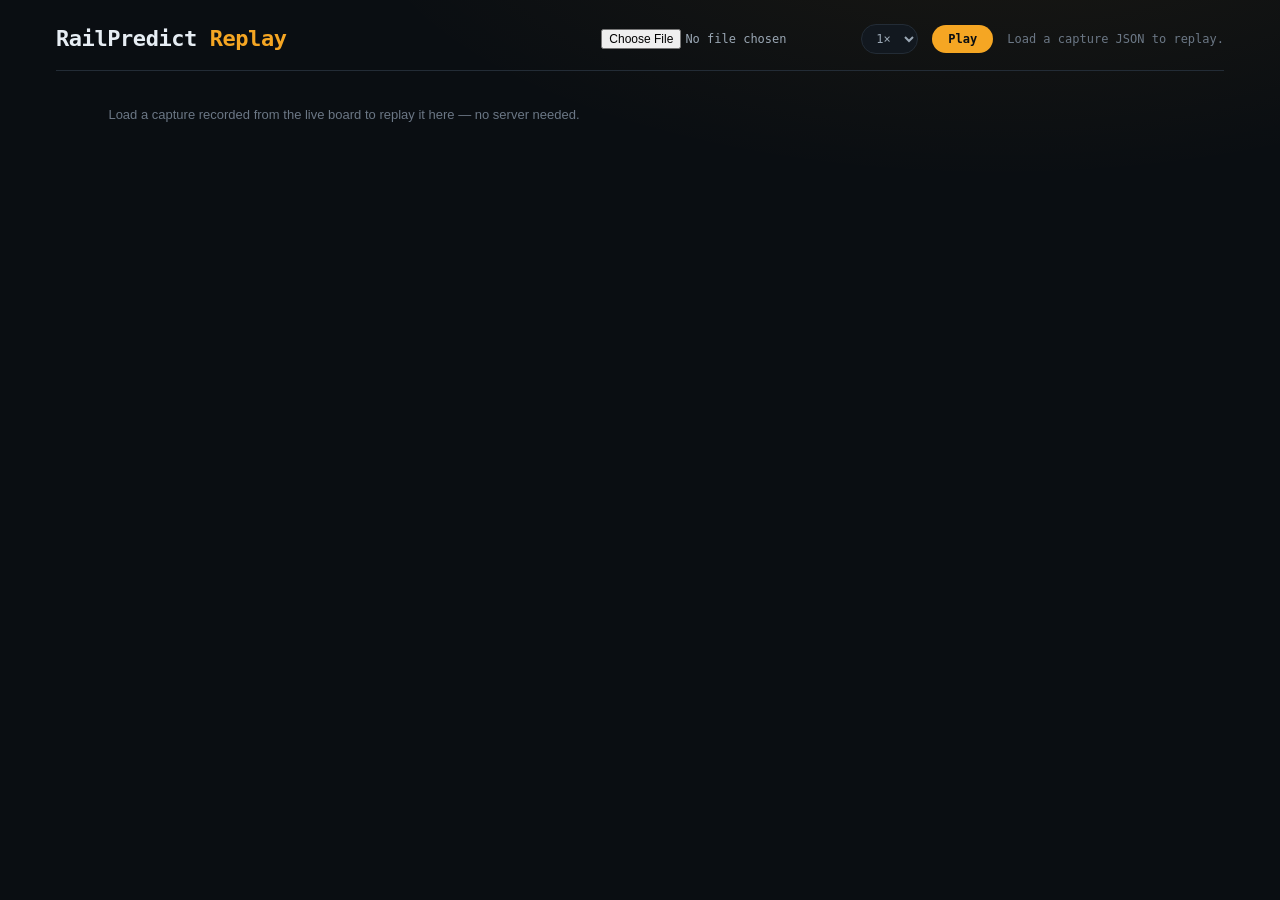
<file: RailPredict/static/replay.html>
<!DOCTYPE html>
<html lang="en">
<head>
<meta charset="utf-8">
<meta name="viewport" content="width=device-width, initial-scale=1">
<title>RailPredict — Replay</title>
<style>
  /* Self-contained: tokens + board styles inlined so this page runs with no server
     (open over file:// or any static host). Mirrors the board styles in style.css. */
  :root {
    --bg:#0a0e12; --surface:#12181f; --surface-2:#1a2129; --surface-3:#20212e;
    --border:#232c36; --text:#e6edf3; --text-muted:#9aa7b4; --text-dim:#6b7785;
    --accent:#f5a623; --accent-dim:rgba(245,166,35,.14);
    --ok:#34d399; --ok-dim:rgba(52,211,153,.14); --warn:#f2c14e; --warn-dim:rgba(242,193,78,.14);
    --bad:#f04545; --bad-dim:rgba(240,69,69,.14); --info:#4a9eff; --info-dim:rgba(74,158,255,.14);
    --r-md:9px; --r-pill:999px;
    --font-mono:"IBM Plex Mono",ui-monospace,"SF Mono","Menlo",monospace;
    --font-sans:"IBM Plex Sans",-apple-system,BlinkMacSystemFont,"Segoe UI",sans-serif;
  }
  * { box-sizing:border-box; margin:0; padding:0; }
  body { background:radial-gradient(1100px 480px at 78% -12%, rgba(245,166,35,.07), transparent 60%), var(--bg);
    color:var(--text); font-family:var(--font-sans); min-height:100vh; }
  .wrap { max-width:1220px; margin:0 auto; padding:24px 26px 56px; }
  .rhead { display:flex; align-items:center; gap:14px; padding-bottom:16px; margin-bottom:18px;
    border-bottom:1px solid var(--border); flex-wrap:wrap; }
  .rtitle { font:600 22px/1 var(--font-mono); letter-spacing:-0.02em; }
  .rtitle .accent { color:var(--accent); }
  .rspacer { flex:1; }
  .rhead input[type=file] { font:500 12px var(--font-mono); color:var(--text-muted); }
  .rbtn { font:600 12px var(--font-mono); color:#0a0e12; background:var(--accent); border:0;
    padding:7px 16px; border-radius:var(--r-pill); cursor:pointer; }
  .rsel { font:500 12px var(--font-mono); color:var(--text-muted); background:var(--surface);
    border:1px solid var(--border); border-radius:var(--r-pill); padding:6px 10px; }
  .rstatus { font:500 12px var(--font-mono); color:var(--text-dim); }

  /* ---- board (mirrors style.css .tcard etc.) ---- */
  .zones { display:grid; grid-template-columns:1fr 1fr; gap:16px; }
  @media (max-width:900px){ .zones { grid-template-columns:1fr; } }
  .zone-head { display:flex; align-items:center; justify-content:space-between; margin-bottom:11px; }
  .zone-head h2 { font:600 13px var(--font-mono); text-transform:uppercase; letter-spacing:.08em; color:var(--text-muted); }
  .zone-head .ct { font:600 13px var(--font-mono); color:var(--text-dim); }
  .tgrid { display:grid; grid-template-columns:1fr 1fr; gap:10px; }
  @media (max-width:560px){ .tgrid { grid-template-columns:1fr; } }
  .tcard { position:relative; background:linear-gradient(165deg,var(--surface-2),var(--surface)); border:1px solid var(--border);
    border-radius:var(--r-md); padding:12px 13px; overflow:hidden; }
  .tcard::before { content:""; position:absolute; left:0; top:0; bottom:0; width:3px; background:var(--op,#9aa7b4); }
  .tcard.fresh { animation:slidein .5s ease; }
  @keyframes slidein { from{opacity:0; transform:translateY(6px)} to{opacity:1; transform:none} }
  .tc-top { display:flex; align-items:center; justify-content:space-between; gap:8px; margin-bottom:7px; }
  .tc-hc { font:600 13px var(--font-mono); letter-spacing:.02em; }
  .tc-op { font:500 10.5px var(--font-mono); color:var(--text-dim); text-transform:uppercase; letter-spacing:.04em; }
  .tc-route { display:flex; align-items:center; gap:3px; font-size:14px; margin-bottom:9px; }
  .tc-route code { font:600 13.5px var(--font-mono); color:var(--text); }
  .tc-route .ar { color:var(--text-dim); margin:0 5px; }
  .tc-bot { display:flex; align-items:center; justify-content:space-between; gap:8px; }
  .tc-sched { font:500 11.5px var(--font-mono); color:var(--text-dim); }
  .pchip { font:600 11.5px var(--font-mono); padding:3px 9px; border-radius:var(--r-pill); }
  .p-ontime { color:var(--ok); background:var(--ok-dim); }
  .p-min { color:var(--warn); background:var(--warn-dim); }
  .p-late { color:var(--bad); background:var(--bad-dim); }
  .settled-row { display:flex; align-items:center; gap:7px; }
  .pa { font:600 11.5px var(--font-mono); }
  .pa.pred { color:var(--text-muted); }
  .pa.act { color:var(--text); }
  .settled-row .ar { color:var(--text-dim); }
  .acc { font:600 10.5px var(--font-mono); padding:2px 7px; border-radius:var(--r-pill); margin-left:auto; }
  .acc-good { color:var(--ok); background:var(--ok-dim); }
  .acc-ok { color:var(--info); background:var(--info-dim); }
  .acc-bad { color:var(--bad); background:var(--bad-dim); }
  .panel-empty { color:var(--text-dim); font-size:13px; padding:18px 0; text-align:center; }
  @media (prefers-reduced-motion: reduce){ .tcard.fresh { animation:none; } }
</style>
</head>
<body>
  <div class="wrap">
    <div class="rhead">
      <span class="rtitle">RailPredict <span class="accent">Replay</span></span>
      <span class="rspacer"></span>
      <input type="file" id="file" accept="application/json,.json">
      <select id="speed" class="rsel" aria-label="Replay speed">
        <option value="1">1×</option>
        <option value="2">2×</option>
        <option value="4">4×</option>
        <option value="8">8×</option>
      </select>
      <button id="play" class="rbtn" type="button">Play</button>
      <span id="status" class="rstatus">Load a capture JSON to replay.</span>
    </div>
    <div id="board" class="zones">
      <p class="panel-empty">Load a capture recorded from the live board to replay it here — no server needed.</p>
    </div>
  </div>
  <script src="board.js"></script>
  <script src="replay.js"></script>
</body>
</html>
</file>
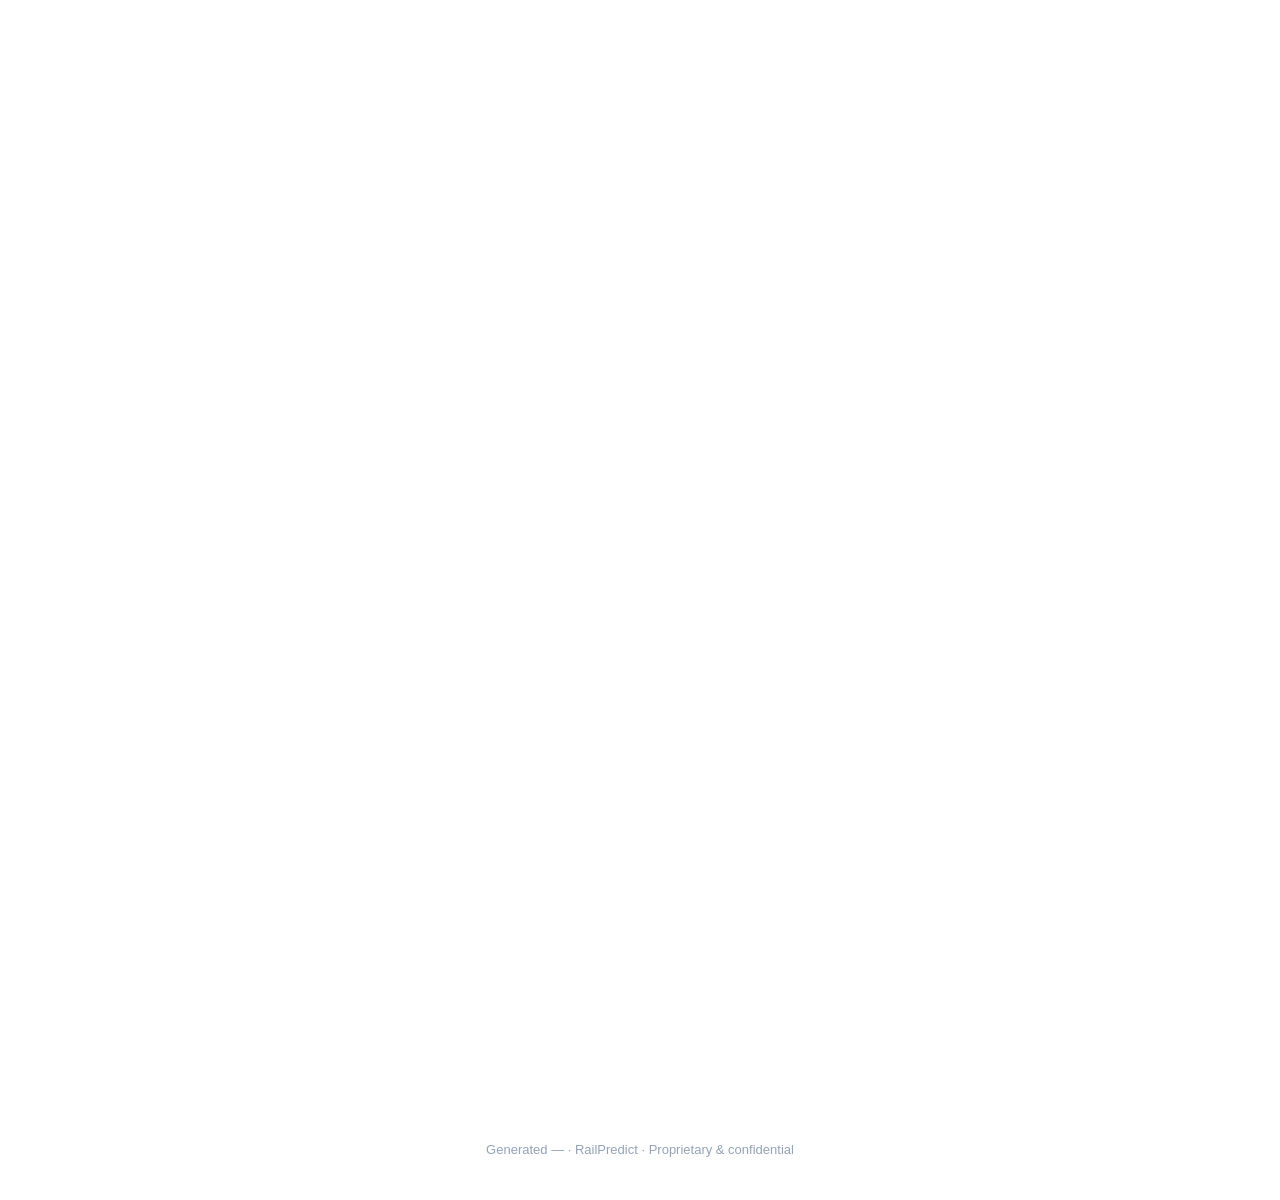
<file: RailPredict/src/export/demo_template.html>
<!DOCTYPE html>
<html lang="en">
<head>
<meta charset="utf-8">
<meta name="viewport" content="width=device-width, initial-scale=1">
<title>RailPredict — Turning delay data into customer experience</title>
<style>
  :root{
    --bg:#ffffff; --ink:#0f172a; --muted:#475569; --dim:#94a3b8;
    --line:#e5e7eb; --soft:#f5f6f8; --accent:#2563eb; --accent-ink:#1e3a8a;
    --good:#16a34a; --good-bg:#dcfce7; --bad:#dc2626; --bad-bg:#fee2e2;
    --proj:#b45309; --proj-bg:#fef3c7;
    --sans:-apple-system,BlinkMacSystemFont,"Segoe UI",Inter,sans-serif;
    --mono:ui-monospace,"SF Mono",Menlo,monospace;
    --r:14px;
  }
  *{box-sizing:border-box;margin:0;padding:0}
  html{scroll-behavior:smooth}
  body{background:var(--bg);color:var(--ink);font-family:var(--sans);line-height:1.5;-webkit-font-smoothing:antialiased}
  .wrap{max-width:1040px;margin:0 auto;padding:0 28px}
  section{padding:96px 0;border-top:1px solid var(--line)}
  section:first-child{border-top:0}
  .reveal{opacity:0;transform:translateY(18px);transition:opacity .7s ease,transform .7s ease}
  .reveal.in{opacity:1;transform:none}
  @media(prefers-reduced-motion:reduce){.reveal{opacity:1;transform:none;transition:none}}
  .eyebrow{font:700 12px var(--mono);letter-spacing:.14em;text-transform:uppercase;color:var(--accent)}
  h1{font:800 clamp(34px,5vw,60px)/1.05 var(--sans);letter-spacing:-.02em;margin:14px 0}
  h2{font:800 clamp(26px,3.4vw,40px)/1.1 var(--sans);letter-spacing:-.02em;margin:10px 0 14px}
  p.lead{font-size:clamp(17px,2vw,21px);color:var(--muted);max-width:62ch}
  .badge{display:inline-block;font:700 11px var(--mono);letter-spacing:.06em;padding:3px 9px;border-radius:6px}
  .b-real{color:var(--good);background:var(--good-bg)}
  .b-proj{color:var(--proj);background:var(--proj-bg)}
  .kpis{display:grid;grid-template-columns:repeat(4,1fr);gap:14px;margin-top:28px}
  @media(max-width:760px){.kpis{grid-template-columns:repeat(2,1fr)}}
  .kpis3{display:grid;grid-template-columns:repeat(3,1fr);gap:14px;margin-top:14px}
  @media(max-width:760px){.kpis3{grid-template-columns:1fr}}
  .strip-label{font:700 11px var(--mono);letter-spacing:.1em;text-transform:uppercase;color:var(--dim);margin-top:30px}
  .kpi{background:var(--soft);border:1px solid var(--line);border-radius:var(--r);padding:20px}
  .kpi .n{font:800 30px var(--sans);letter-spacing:-.02em;color:var(--accent-ink)}
  .kpi .l{font-size:13px;color:var(--muted);margin-top:4px}
  .hero-n{font:800 clamp(56px,9vw,104px)/1 var(--sans);letter-spacing:-.03em;color:var(--accent-ink)}
  .ops{display:flex;flex-direction:column;gap:8px;margin-top:22px}
  .op{display:flex;align-items:center;gap:12px;background:var(--soft);border:1px solid var(--line);border-radius:10px;padding:11px 14px}
  .op .bar{width:4px;align-self:stretch;border-radius:4px;background:var(--op,#64748b)}
  .op .nm{font-weight:600}
  .op .pct{margin-left:auto;font:700 15px var(--mono)}
  .op .ct{font:600 12px var(--mono);color:var(--dim);width:84px;text-align:right}
  .vis-grid{display:grid;grid-template-columns:repeat(3,1fr);gap:16px;margin-top:26px}
  @media(max-width:760px){.vis-grid{grid-template-columns:1fr}}
  .vcard{background:var(--soft);border:1px solid var(--line);border-radius:var(--r);padding:22px}
  .vcard .vh{font:700 16px var(--sans);color:var(--accent-ink);margin-bottom:8px}
  .vcard p{font-size:14px;color:var(--muted)}
  footer{padding:40px 0;color:var(--dim);font-size:13px;text-align:center}
  /* ---- replay board (light-themed mirror of static/board.js markup) ---- */
  .replay-shell{margin-top:26px;border:1px solid var(--line);border-radius:var(--r);overflow:hidden;background:#fff;box-shadow:0 1px 4px rgba(15,23,42,.06)}
  .replay-bar{display:flex;align-items:center;gap:12px;padding:16px 22px;border-bottom:1px solid var(--line);background:var(--soft)}
  .replay-bar .dot{width:10px;height:10px;border-radius:50%;background:var(--accent);animation:pulse 1.6s infinite}
  @keyframes pulse{0%,100%{opacity:1}50%{opacity:.35}}
  .replay-bar .t{font:700 14px var(--mono)}
  .replay-bar .f{margin-left:auto;font:600 13px var(--mono);color:var(--dim)}
  .zones{display:flex;flex-direction:column;gap:18px;padding:22px}
  .zone{background:var(--soft);border:1px solid var(--line);border-radius:12px;padding:16px 18px 18px}
  .zone-head{display:flex;justify-content:space-between;align-items:baseline;margin-bottom:14px;padding-bottom:12px;border-bottom:2px solid var(--line)}
  .zone-head h3{font:800 15px var(--sans);letter-spacing:-.01em;color:var(--ink);display:flex;align-items:center;gap:8px}
  .zone-head h3::before{content:"";width:9px;height:9px;border-radius:50%;flex-shrink:0}
  .zone-track .zone-head h3::before{background:var(--accent)}
  .zone-settled .zone-head h3::before{background:var(--good)}
  .zone-head .ct{font:600 12px var(--mono);color:var(--dim)}
  .tgrid{display:flex;flex-direction:column;gap:10px}
  /* fixed 3-column grid → cards stay a constant size regardless of operator-name length.
     Columns: identity | prediction meta | route (pinned to the right edge). */
  .tcard{position:relative;display:grid;grid-template-columns:168px auto 1fr;align-items:center;column-gap:20px;min-height:62px;background:#fff;border:1px solid var(--line);border-radius:10px;padding:8px 18px 8px 22px;overflow:hidden}
  .tcard::before{content:"";position:absolute;left:0;top:0;bottom:0;width:5px;background:var(--op,#94a3b8)}
  .tcard.fresh{animation:slidein .5s ease}
  @keyframes slidein{from{opacity:0;transform:translateY(8px)}to{opacity:1;transform:none}}
  .tc-id{display:flex;flex-direction:column;gap:3px;min-width:0}
  .tc-hc{font:700 15px var(--mono);letter-spacing:.01em;white-space:nowrap;overflow:hidden;text-overflow:ellipsis}
  .tc-op{font:600 10px var(--mono);color:var(--dim);text-transform:uppercase;letter-spacing:.04em;white-space:nowrap;overflow:hidden;text-overflow:ellipsis}
  .tc-route{justify-self:end;display:flex;align-items:center;gap:7px;font:700 15px var(--mono);white-space:nowrap}
  .tc-route .ar{color:var(--dim);flex-shrink:0}
  .tc-meta{justify-self:start;display:flex;align-items:center;gap:18px}
  .tc-sched{font:600 12px var(--mono);color:var(--dim);white-space:nowrap}
  .cell{text-align:center;line-height:1.15;min-width:56px}
  .cell .k{display:block;font:700 9px var(--mono);text-transform:uppercase;letter-spacing:.07em;color:var(--dim);margin-bottom:5px}
  .cell .v{font:700 16px var(--mono);white-space:nowrap}
  .cell .v.pred{color:var(--muted)}
  .cell .v.act{color:var(--ink)}
  .cell.arrow{font-size:17px;color:var(--dim);min-width:auto;align-self:flex-end;padding-bottom:1px}
  .pchip{font:700 13px var(--mono);padding:5px 12px;border-radius:999px;white-space:nowrap}
  .p-ontime{color:var(--good);background:var(--good-bg)}
  .p-min{color:var(--proj);background:var(--proj-bg)}
  .p-late{color:var(--bad);background:var(--bad-bg)}
  .acc{font:700 12px var(--mono);padding:6px 11px;border-radius:999px;white-space:nowrap;min-width:84px;text-align:center}
  .acc-good{color:var(--good);background:var(--good-bg)}
  .acc-ok{color:var(--accent);background:#dbeafe}
  .acc-bad{color:var(--bad);background:var(--bad-bg)}
  .panel-empty{color:var(--dim);font-size:13px;padding:18px 0;text-align:center}
</style>
</head>
<body>

<section id="beat-hero" class="reveal"><div class="wrap">
  <span class="eyebrow">RailPredict</span>
  <h1>Every delay is a customer moment.</h1>
  <p class="lead">We turn the UK rail delay firehose into decisions — predicting which journeys won't run to time before your customer feels it.</p>
  <div class="hero-n" data-fill="hero_number">—</div>
  <p class="lead">departures analysed on the live national feed.</p>
</div></section>

<section id="beat-gap" class="reveal"><div class="wrap">
  <span class="eyebrow">The gap</span>
  <h2>You sell the journey. The delay is someone else's surprise.</h2>
  <p class="lead">Across your operators and Uber you sell millions of journeys. When one is disrupted it becomes a refund, a complaint, a dented trust score — and today you find out <em>after</em> the passenger does. That lag is the opportunity.</p>
</div></section>

<section id="beat-proof" class="reveal"><div class="wrap">
  <span class="badge b-real">REAL · LIVE DATA</span>
  <h2>The engine already works.</h2>
  <p class="lead">Live numbers from the running system on the national Darwin feed — not a slide.</p>
  <div class="kpis">
    <div class="kpi"><div class="n" data-fill="hero_number">—</div><div class="l">Departures analysed</div></div>
    <div class="kpi"><div class="n" data-fill="on_time_pct" data-suffix="%">—</div><div class="l">On-time departures (≤5 min)</div></div>
    <div class="kpi"><div class="n" data-fill="mae_mins" data-suffix="m">—</div><div class="l">Mean prediction error</div></div>
    <div class="kpi"><div class="n" data-fill="within_5_pct" data-suffix="%">—</div><div class="l">Predictions within 5 min</div></div>
  </div>
  <div class="strip-label">Journey reliability — measured at the destination</div>
  <div class="kpis3">
    <div class="kpi"><div class="n" data-fill="services_label">—</div><div class="l">Distinct services tracked</div></div>
    <div class="kpi"><div class="n" data-fill="arrival_on_time_pct" data-suffix="%">—</div><div class="l">Arrive within 5 min</div></div>
    <div class="kpi"><div class="n" data-fill="recovered_pct" data-suffix="%">—</div><div class="l">Recover delay en route</div></div>
  </div>
  <div class="ops" id="op-list"></div>
</div></section>

<section id="beat-replay" class="reveal"><div class="wrap">
  <span class="badge b-real">REAL · LIVE REPLAY</span>
  <h2>Watch it call the delay — then be proven right.</h2>
  <p class="lead">A recorded window of the live board. Each train appears with a prediction, then settles to its actual arrival and an accuracy score. Real predictions, real outcomes.</p>
  <div class="replay-shell">
    <div class="replay-bar"><span class="dot"></span><span class="t">Predicted → actual</span><span class="f" id="replay-frame">—</span></div>
    <div class="zones" id="replay-board"><p class="panel-empty">Replay loads as you scroll here…</p></div>
  </div>
</div></section>

<section id="beat-vision" class="reveal"><div class="wrap">
  <span class="badge" style="color:var(--accent);background:#dbeafe">WITH YOUR TICKETING DATA</span>
  <h2>Now point it at your ticket sales.</h2>
  <p class="lead">The same engine, joined to your ticketing data, turns a delay into a save — spotting the journeys you've already sold that are about to be disrupted, and acting before the passenger is.</p>
  <div class="vis-grid">
    <div class="vcard"><h3 class="vh">Get ahead of disruption</h3><p>Flag tickets already sold on services we predict will run late, and notify or rebook the passenger before they're stranded.</p></div>
    <div class="vcard"><h3 class="vh">Reliability at the point of sale</h3><p>Surface how likely each option is to run on time as the customer books, so they choose with confidence — and you carry fewer complaints.</p></div>
    <div class="vcard"><h3 class="vh">Delay Repay, automatically</h3><p>Predicted-versus-actual is already measured for every journey — trigger eligible compensation without the manual claim.</p></div>
  </div>
</div></section>

<footer>Generated <span data-fill="generated_at">—</span> · RailPredict · Proprietary &amp; confidential</footer>

<script>window.DEMO = __DEMO_DATA__;</script>
<script>/* __DEMO_JS__ */</script>
</body>
</html>
</file>
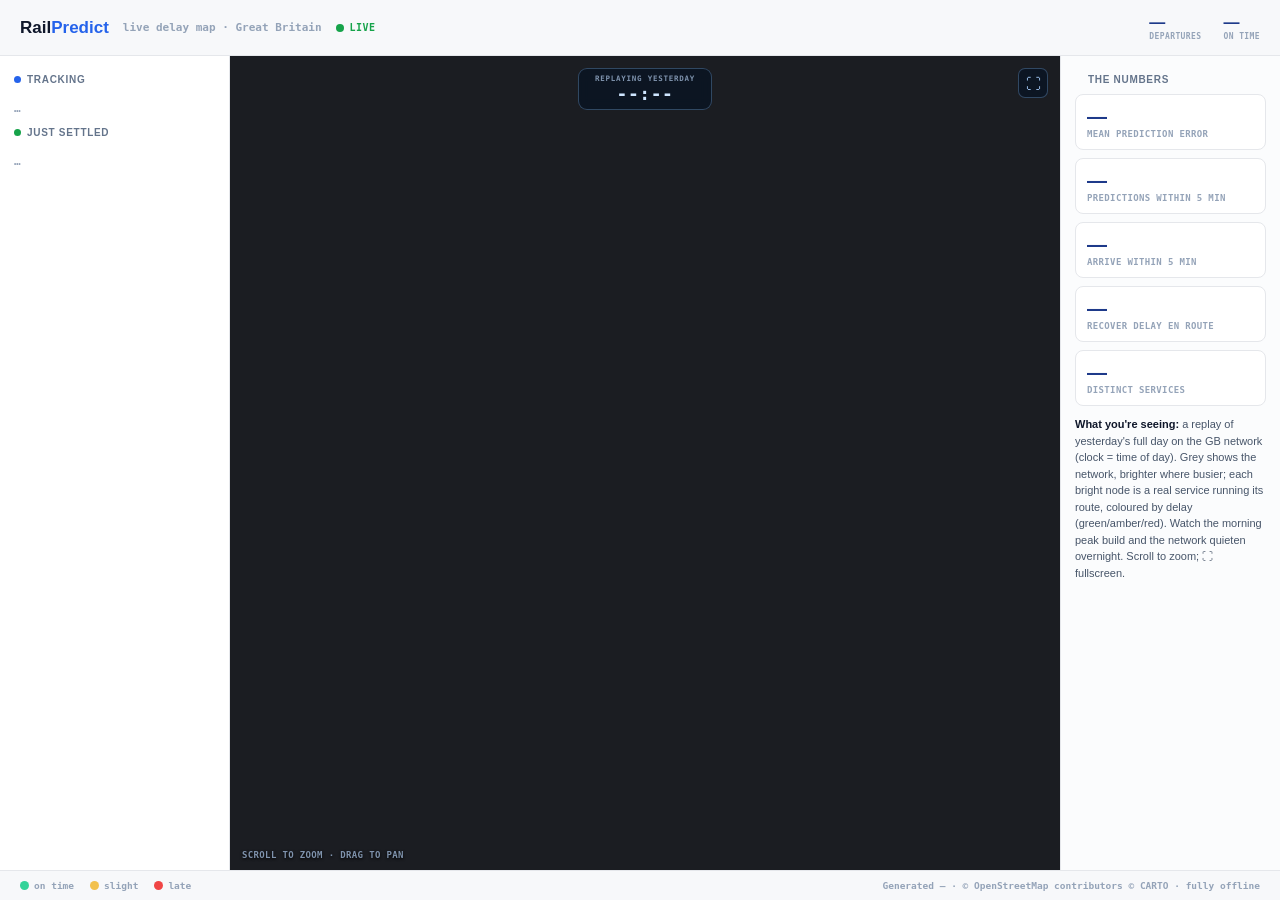
<file: RailPredict/src/export/map_template.html>
<!DOCTYPE html>
<html lang="en">
<head>
<meta charset="utf-8">
<meta name="viewport" content="width=device-width, initial-scale=1">
<title>RailPredict — Live delay map</title>
<style>
  :root{
    --ink:#0f172a;--muted:#475569;--dim:#94a3b8;--line:#e5e7eb;--soft:#f7f8fa;
    --accent:#2563eb;--accent-ink:#1e3a8a;--good:#16a34a;
    --sans:-apple-system,BlinkMacSystemFont,"Segoe UI",Inter,sans-serif;--mono:ui-monospace,"SF Mono",Menlo,monospace;
  }
  *{box-sizing:border-box;margin:0;padding:0}
  body{background:var(--soft);color:var(--ink);font-family:var(--sans);-webkit-font-smoothing:antialiased}
  .cc{max-width:1320px;margin:0 auto;background:#fff;min-height:100vh;display:flex;flex-direction:column}
  .cc-top{display:flex;align-items:center;gap:14px;padding:14px 20px;border-bottom:1px solid var(--line);background:var(--soft)}
  .cc-top .brand{font:800 17px var(--sans)} .cc-top .brand b{color:var(--accent)}
  .cc-top .tag{font:600 11px var(--mono);color:var(--dim)}
  .cc-top .live{display:flex;align-items:center;gap:6px;font:700 10px var(--mono);color:var(--good);text-transform:uppercase;letter-spacing:.05em}
  .cc-top .live .d{width:8px;height:8px;border-radius:50%;background:var(--good);animation:pulse 1.6s infinite}
  @keyframes pulse{0%,100%{opacity:1}50%{opacity:.35}}
  .cc-top .kpis{margin-left:auto;display:flex;gap:22px}
  .cc-top .kpi .v{font:800 16px var(--sans);color:var(--accent-ink)}
  .cc-top .kpi .l{display:block;font:600 8px var(--mono);color:var(--dim);text-transform:uppercase;letter-spacing:.05em}
  .cc-body{display:grid;grid-template-columns:230px 1fr 220px;flex:1;min-height:620px}
  .rail{padding:14px;overflow:auto}
  .rail.l{border-right:1px solid var(--line)} .rail.r{border-left:1px solid var(--line);background:#fbfcfd}
  .rail-h{font:800 10px var(--sans);text-transform:uppercase;letter-spacing:.07em;color:#64748b;display:flex;align-items:center;gap:6px;margin:4px 0 9px}
  .rail-h::before{content:"";width:7px;height:7px;border-radius:50%}
  .rail-h.t::before{background:var(--accent)} .rail-h.s::before{background:var(--good)}
  .mini{display:grid;grid-template-columns:1fr auto;gap:1px 8px;border:1px solid var(--line);border-left:3px solid var(--c,#94a3b8);border-radius:6px;padding:6px 9px;margin-bottom:6px}
  .mini .hc{font:700 11px var(--mono)} .mini .rt{grid-column:1;font:600 9.5px var(--mono);color:#64748b}
  .mini .pa{grid-column:2;grid-row:1/3;align-self:center;font:700 11px var(--mono);text-align:right}
  .mini .pa small{display:block;font:700 6.5px var(--mono);color:var(--dim);text-transform:uppercase}
  .empty{color:var(--dim);font:600 11px var(--mono);padding:8px 0}
  .cc-map{position:relative;background:#1b1d22}
  #map-svg{position:absolute;inset:0;width:100%;height:100%;cursor:grab}
  #map-svg:active{cursor:grabbing}
  .map-fs{position:absolute;top:12px;right:12px;z-index:6;width:30px;height:30px;display:flex;align-items:center;justify-content:center;background:rgba(8,20,36,.72);border:1px solid rgba(127,178,232,.32);border-radius:7px;color:#9ec3ef;font-size:15px;cursor:pointer;backdrop-filter:blur(6px)}
  .map-fs:hover{background:rgba(20,40,68,.9);color:#fff}
  .map-hint{position:absolute;left:12px;bottom:10px;z-index:6;font:600 9px var(--mono);color:#7f93ad;letter-spacing:.04em;text-transform:uppercase;pointer-events:none;text-shadow:0 1px 3px #000}
  .map-clock-wrap{position:absolute;top:12px;left:50%;transform:translateX(-50%);z-index:6;display:flex;flex-direction:column;align-items:center;gap:1px;background:rgba(8,20,36,.74);border:1px solid rgba(127,178,232,.32);border-radius:9px;padding:5px 16px;backdrop-filter:blur(6px)}
  .map-clock-wrap .lbl{font:700 7.5px var(--mono);color:#7f93ad;letter-spacing:.1em;text-transform:uppercase}
  #map-clock{font:800 18px var(--mono);color:#cfe6ff;letter-spacing:.03em;line-height:1.1}
  .kcard{background:#fff;border:1px solid var(--line);border-radius:8px;padding:10px 11px;margin-bottom:8px}
  .kcard .n{font:800 20px var(--sans);color:var(--accent-ink)} .kcard .l{font:600 9px var(--mono);color:var(--dim);text-transform:uppercase;letter-spacing:.04em;margin-top:1px}
  .info{font-size:11px;color:var(--muted);line-height:1.5;margin-top:10px} .info b{color:var(--ink)}
  .cc-foot{display:flex;align-items:center;gap:16px;padding:9px 20px;border-top:1px solid var(--line);background:var(--soft);font:600 9.5px var(--mono);color:var(--dim);flex-wrap:wrap}
  .lg{display:flex;align-items:center;gap:5px} .lg b{width:9px;height:9px;border-radius:50%}
</style>
</head>
<body>
<div class="cc">
  <div class="cc-top">
    <span class="brand">Rail<b>Predict</b></span>
    <span class="tag">live delay map · Great Britain</span>
    <span class="live"><span class="d"></span>live</span>
    <div class="kpis">
      <div class="kpi"><span class="v" data-fill="hero_number">—</span><span class="l">departures</span></div>
      <div class="kpi"><span class="v" data-fill="on_time_pct" data-suffix="%">—</span><span class="l">on time</span></div>
    </div>
  </div>
  <div class="cc-body">
    <aside class="rail l">
      <div class="rail-h t">Tracking</div>
      <div id="rail-track"><p class="empty">…</p></div>
      <div class="rail-h s">Just settled</div>
      <div id="rail-settled"><p class="empty">…</p></div>
    </aside>
    <main class="cc-map"><svg id="map-svg"></svg>
      <div class="map-clock-wrap"><span class="lbl">Replaying yesterday</span><b id="map-clock">--:--</b></div>
      <button id="map-fs" class="map-fs" title="Fullscreen" aria-label="Fullscreen">⛶</button>
      <span class="map-hint">scroll to zoom · drag to pan</span>
    </main>
    <aside class="rail r">
      <div class="rail-h">The numbers</div>
      <div class="kcard"><div class="n" data-fill="mae_mins" data-suffix="m">—</div><div class="l">mean prediction error</div></div>
      <div class="kcard"><div class="n" data-fill="within_5_pct" data-suffix="%">—</div><div class="l">predictions within 5 min</div></div>
      <div class="kcard"><div class="n" data-fill="arrival_on_time_pct" data-suffix="%">—</div><div class="l">arrive within 5 min</div></div>
      <div class="kcard"><div class="n" data-fill="recovered_pct" data-suffix="%">—</div><div class="l">recover delay en route</div></div>
      <div class="kcard"><div class="n" data-fill="services_label">—</div><div class="l">distinct services</div></div>
      <div class="info"><b>What you're seeing:</b> a replay of yesterday's full day on the GB network (clock = time of day). Grey shows the network, brighter where busier; each bright node is a real service running its route, coloured by delay (green/amber/red). Watch the morning peak build and the network quieten overnight. Scroll to zoom; ⛶ fullscreen.</div>
    </aside>
  </div>
  <div class="cc-foot">
    <span class="lg"><b style="background:#34d399"></b>on time</span>
    <span class="lg"><b style="background:#f2c14e"></b>slight</span>
    <span class="lg"><b style="background:#f04545"></b>late</span>
    <span style="margin-left:auto">Generated <span data-fill="generated_at">—</span> · © OpenStreetMap contributors © CARTO · fully offline</span>
  </div>
</div>
<script>window.MAP_IMG="[data-uri]";window.MAP_BOUNDS=__MAP_BOUNDS__;window.MAP_STATIONS=__STATIONS__;window.MAP_EDGES=__EDGES__;window.MAP_JOURNEYS=__JOURNEYS__;window.MAP=__MAP_DATA__;</script>
<script>/* __MAP_JS__ */</script>
<script>RailPredictMap.init();</script>
</body>
</html>
</file>
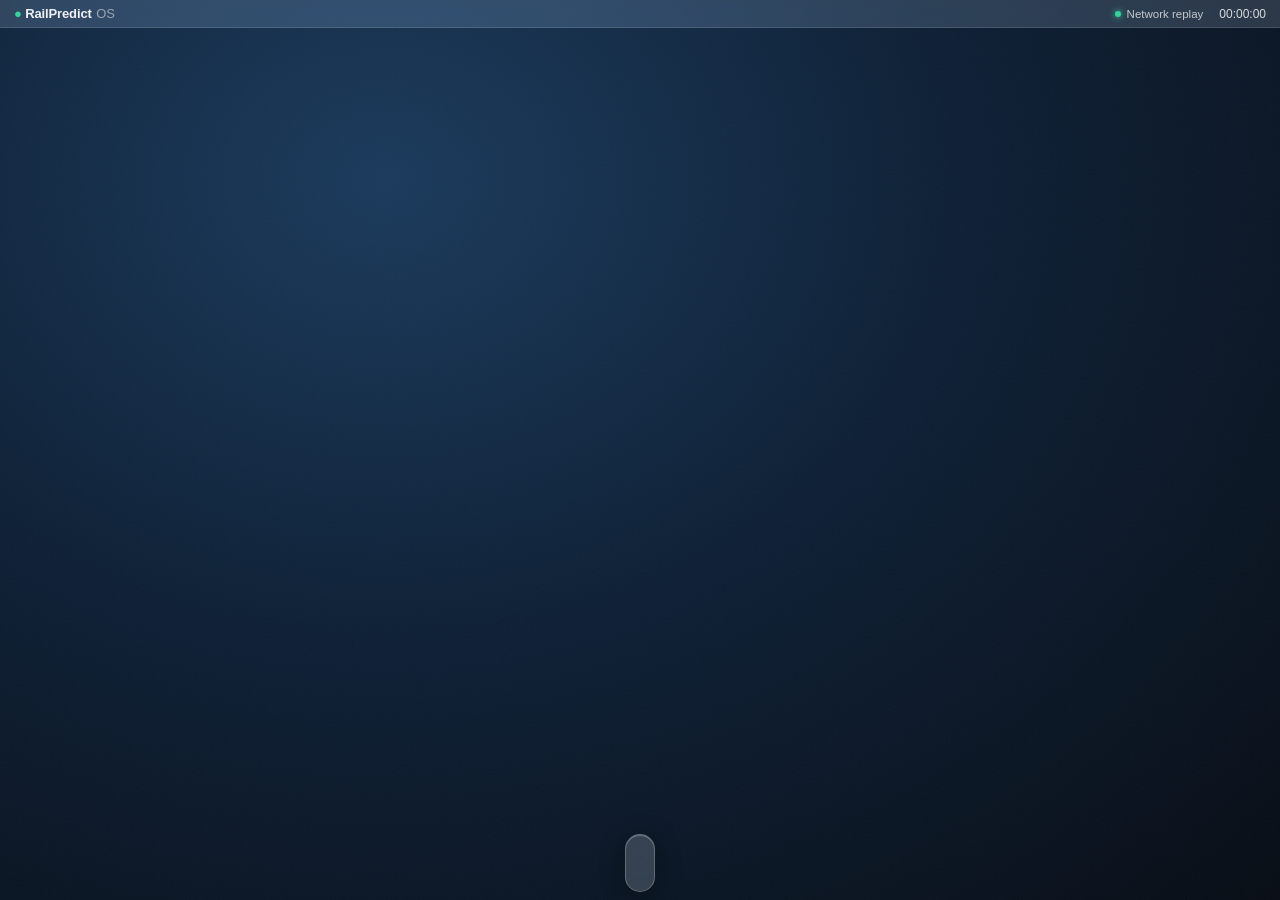
<file: RailPredict/src/export/os_template.html>
<!DOCTYPE html>
<html lang="en">
<head>
<meta charset="utf-8">
<meta name="viewport" content="width=device-width, initial-scale=1">
<title>RailPredict OS</title>
<!-- Unlisted demo — keep out of search indexes. -->
<meta name="robots" content="noindex, nofollow">
<meta name="description" content="RailPredict OS — an intelligent buffer for UK rail data: local delay prediction, full-journey capture, and a live operator/network view.">
<meta property="og:type" content="website">
<meta property="og:title" content="RailPredict OS">
<meta property="og:description" content="An intelligent buffer for UK rail data — local delay prediction, full-journey capture, and a live operator/network view.">
<meta property="og:image" content="https://mikolaj-mikuliszyn.dev/og/railpredict-os.png">
<meta property="og:image:width" content="1200">
<meta property="og:image:height" content="630">
<meta name="twitter:card" content="summary_large_image">
<meta name="twitter:title" content="RailPredict OS">
<meta name="twitter:description" content="An intelligent buffer for UK rail data — local delay prediction, full-journey capture, and a live operator/network view.">
<meta name="twitter:image" content="https://mikolaj-mikuliszyn.dev/og/railpredict-os.png">
<meta name="theme-color" content="#0f172a">
<style>
  /* ── Design tokens ─────────────────────────────────────────────── */
  :root {
    --ink: #0f172a; --muted: #475569; --dim: #94a3b8; --line: #e5e7eb; --soft: #f7f8fa;
    --accent: #2563eb; --accent-ink: #1e3a8a; --good: #16a34a;
    --sans: -apple-system, BlinkMacSystemFont, "Segoe UI", Inter, sans-serif;
    --mono: ui-monospace, "SF Mono", Menlo, monospace;
    --mb-h: 28px;
    --dock-h: 70px;
    --win-radius: 11px;
    --win-shadow: 0 24px 80px rgba(0,0,0,.55), 0 4px 16px rgba(0,0,0,.35);
  }

  /* ── Reset ─────────────────────────────────────────────────────── */
  *, *::before, *::after { box-sizing: border-box; margin: 0; padding: 0; }
  html, body { width: 100%; height: 100%; overflow: hidden; }

  /* ── Desktop ───────────────────────────────────────────────────── */
  body {
    background: radial-gradient(ellipse at 30% 20%, #1a3a5c 0%, #0d1f35 45%, #070c14 100%);
    color: #f1f5f9;
    font-family: var(--sans);
    -webkit-font-smoothing: antialiased;
    user-select: none;
  }
  #desktop { position: fixed; inset: 0; display: flex; flex-direction: column; }

  /* ── Menu bar ──────────────────────────────────────────────────── */
  #menubar {
    flex: 0 0 var(--mb-h);
    height: var(--mb-h);
    background: rgba(255,255,255,.14);
    backdrop-filter: blur(20px) saturate(1.6);
    -webkit-backdrop-filter: blur(20px) saturate(1.6);
    border-bottom: 1px solid rgba(255,255,255,.12);
    display: flex;
    align-items: center;
    padding: 0 14px;
    gap: 0;
    font-size: 13px;
    font-weight: 500;
    color: rgba(255,255,255,.92);
    z-index: 9000;
  }
  #menubar .brand {
    font-weight: 700;
    font-size: 13px;
    margin-right: 16px;
    letter-spacing: -.01em;
  }
  #menubar .brand .dot { color: #34d399; }
  #menubar .menu-items { display: flex; gap: 1px; }
  #menubar .menu-items span {
    padding: 2px 9px;
    border-radius: 4px;
    cursor: default;
    font-size: 13px;
    font-weight: 400;
    color: rgba(255,255,255,.82);
    transition: background .1s;
  }
  #menubar .menu-items span:hover { background: rgba(255,255,255,.14); }
  #menubar .menu-right {
    margin-left: auto;
    display: flex;
    align-items: center;
    gap: 12px;
    font-size: 12px;
    font-weight: 500;
    color: rgba(255,255,255,.82);
  }
  #os-clock { font-variant-numeric: tabular-nums; }
  #menubar .brand-os { font-weight: 400; opacity: .55; margin-left: 1px; }
  .mb-status {
    display: flex; align-items: center; gap: 6px;
    font-size: 11.5px; font-weight: 500; color: rgba(255,255,255,.72);
    padding-right: 4px;
  }
  .mb-dot {
    width: 6px; height: 6px; border-radius: 50%;
    background: #34d399; box-shadow: 0 0 6px #34d399;
    animation: mbpulse 2.4s ease-in-out infinite;
  }
  @keyframes mbpulse { 0%,100% { opacity: 1; } 50% { opacity: .35; } }

  /* ── Boot cue: pulse the Map dock tile + a fading hint pill ────── */
  .dock-item.cue .app-ico { animation: cueGlow 1.8s ease-out infinite; }
  @keyframes cueGlow {
    0%   { box-shadow: 0 2px 7px rgba(0,0,0,.4), inset 0 1px 0 rgba(255,255,255,.28), 0 0 0 0 rgba(96,165,250,.7); }
    70%  { box-shadow: 0 2px 7px rgba(0,0,0,.4), inset 0 1px 0 rgba(255,255,255,.28), 0 0 0 11px rgba(96,165,250,0); }
    100% { box-shadow: 0 2px 7px rgba(0,0,0,.4), inset 0 1px 0 rgba(255,255,255,.28), 0 0 0 0 rgba(96,165,250,0); }
  }
  .boot-hint {
    position: absolute; left: 50%; bottom: calc(var(--dock-h) + 4px);
    transform: translateX(-50%);
    display: flex; align-items: center; gap: 7px;
    background: rgba(8,20,36,.82);
    backdrop-filter: blur(8px); -webkit-backdrop-filter: blur(8px);
    border: 1px solid rgba(127,178,232,.34);
    color: #cfe6ff; font-size: 12px; font-weight: 600;
    padding: 7px 15px; border-radius: 20px;
    box-shadow: 0 6px 22px rgba(0,0,0,.45);
    z-index: 8500; pointer-events: none;
    opacity: 0; animation: hintIn .5s ease .7s forwards;
  }
  .boot-hint .hl { color: #9ec3ef; }
  .boot-hint .arr { font-weight: 800; }
  .boot-hint.gone { opacity: 0; transform: translateX(-50%) translateY(6px); transition: opacity .4s, transform .4s; animation: none; }
  @keyframes hintIn { to { opacity: 1; } }
  @media (prefers-reduced-motion: reduce) {
    .mb-dot { animation: none; }
    .dock-item.cue .app-ico { animation: none; }
    .boot-hint { animation: none; opacity: 1; }
  }

  /* ── Desktop icon grid ─────────────────────────────────────────── */
  #desktop-icons {
    position: absolute;
    top: calc(var(--mb-h) + 20px);
    left: 20px;
    display: flex;
    flex-direction: column;
    gap: 14px;
    z-index: 10;
  }
  .desk-icon {
    display: flex;
    flex-direction: column;
    align-items: center;
    gap: 4px;
    width: 72px;
    cursor: pointer;
    border-radius: 8px;
    padding: 6px 4px;
    transition: background .12s;
  }
  .desk-icon:hover { background: rgba(255,255,255,.1); }
  .desk-icon:active { background: rgba(255,255,255,.18); transform: scale(.96); }
  .desk-icon .icon-glyph {
    font-size: 30px;
    line-height: 1;
    filter: drop-shadow(0 2px 6px rgba(0,0,0,.4));
  }
  .desk-icon .icon-label {
    font-size: 10.5px;
    font-weight: 500;
    color: rgba(255,255,255,.9);
    text-align: center;
    text-shadow: 0 1px 4px rgba(0,0,0,.7);
    white-space: nowrap;
    overflow: hidden;
    text-overflow: ellipsis;
    max-width: 70px;
  }

  /* ── Window layer ─────────────────────────────────────────────── */
  #windows {
    position: absolute;
    top: var(--mb-h);
    left: 0;
    right: 0;
    bottom: var(--dock-h);
  }

  /* ── Window chrome ────────────────────────────────────────────── */
  .win {
    position: absolute;
    background: #fff;
    border-radius: var(--win-radius);
    box-shadow: var(--win-shadow);
    display: flex;
    flex-direction: column;
    overflow: hidden;
    min-width: 320px;
    min-height: 200px;
    transition: box-shadow .15s, transform .19s cubic-bezier(.2,.8,.25,1), opacity .19s ease;
    transform-origin: center center;
  }
  .win:focus-within { box-shadow: 0 28px 90px rgba(0,0,0,.65), 0 6px 20px rgba(0,0,0,.4); }
  /* Lifecycle animation states (toggled by os_shell.js). */
  .win.opening     { transform: scale(.92) translateY(8px); opacity: 0; }
  .win.closing     { transform: scale(.94) translateY(4px); opacity: 0; pointer-events: none; }
  .win.minimising  { transform: scale(.42) translateY(42vh); opacity: 0; pointer-events: none; transform-origin: bottom center; }
  @media (prefers-reduced-motion: reduce) {
    .win { transition: box-shadow .15s; }
    .win.opening, .win.closing, .win.minimising { transform: none; opacity: 1; }
  }
  .win.min { display: none; }
  .win.max {
    top: 0 !important;
    left: 0 !important;
    width: 100% !important;
    height: 100% !important;
    border-radius: 0;
  }
  .win-bar {
    flex: 0 0 36px;
    height: 36px;
    background: #ececec;
    display: flex;
    align-items: center;
    padding: 0 12px;
    cursor: default;
    border-bottom: 1px solid rgba(0,0,0,.1);
    position: relative;
    border-radius: var(--win-radius) var(--win-radius) 0 0;
    user-select: none;
  }
  .win.max .win-bar { border-radius: 0; }
  .win-bar .traffic { display: flex; gap: 7px; align-items: center; position: relative; z-index: 1; }
  .win-bar .traffic button {
    width: 12px; height: 12px;
    border-radius: 50%;
    border: none;
    cursor: pointer;
    padding: 0;
    position: relative;
    transition: filter .1s;
  }
  .win-bar .traffic button:hover { filter: brightness(.8); }
  .win-bar .traffic .t-close  { background: #fe5f57; }
  .win-bar .traffic .t-min    { background: #febc2e; }
  .win-bar .traffic .t-max    { background: #28c840; }
  .win-bar .traffic button .tt {
    position: absolute; inset: 0; display: flex; align-items: center; justify-content: center;
    font-size: 8px; color: rgba(0,0,0,.5); opacity: 0; transition: opacity .1s; line-height: 1;
  }
  .win-bar .traffic button:hover .tt { opacity: 1; }
  .win-title {
    position: absolute; left: 0; right: 0; text-align: center;
    font: 600 12.5px var(--sans); color: #2d2d2d;
    pointer-events: none;
  }
  .win-body {
    flex: 1;
    overflow: hidden;
    position: relative;
    background: #f7f8fa;
  }
  /* Drag-to-resize grip, bottom-right corner */
  .win-resize {
    position: absolute;
    right: 0;
    bottom: 0;
    width: 18px;
    height: 18px;
    cursor: nwse-resize;
    z-index: 6;
    background:
      linear-gradient(135deg, transparent 0 50%, rgba(120,140,170,.55) 50% 60%, transparent 60% 72%, rgba(120,140,170,.55) 72% 82%, transparent 82%);
    border-bottom-right-radius: var(--win-radius);
  }
  .win.max .win-resize { display: none; }

  /* ── Dock ─────────────────────────────────────────────────────── */
  #dock {
    position: absolute;
    bottom: 8px;
    left: 50%;
    transform: translateX(-50%);
    height: calc(var(--dock-h) - 12px);
    background: rgba(255,255,255,.18);
    backdrop-filter: blur(24px) saturate(1.8);
    -webkit-backdrop-filter: blur(24px) saturate(1.8);
    border: 1px solid rgba(255,255,255,.22);
    border-radius: 18px;
    display: flex;
    align-items: center;
    gap: 4px;
    padding: 0 14px;
    box-shadow: 0 4px 24px rgba(0,0,0,.4), inset 0 1px 0 rgba(255,255,255,.25);
    z-index: 8000;
  }
  .dock-item {
    display: flex;
    flex-direction: column;
    align-items: center;
    gap: 2px;
    cursor: pointer;
    padding: 4px 6px 0;
    border-radius: 10px;
    transition: transform .12s cubic-bezier(.34,1.56,.64,1), background .1s;
    position: relative;
  }
  .dock-item:hover { transform: scale(1.22) translateY(-4px); background: rgba(255,255,255,.12); }
  .dock-item:active { transform: scale(1.05); }
  .dock-item .d-glyph {
    font-size: 28px; line-height: 1;
    filter: drop-shadow(0 2px 8px rgba(0,0,0,.45));
  }
  .dock-item .d-dot {
    width: 4px; height: 4px;
    border-radius: 50%;
    background: rgba(255,255,255,.85);
    opacity: 0;
    transition: opacity .15s;
    margin-top: 1px;
  }
  .dock-item.running .d-dot { opacity: 1; }
  .dock-divider {
    width: 1px; height: 36px;
    background: rgba(255,255,255,.2);
    margin: 0 4px;
  }

  /* ── App icon tiles (crafted SVG, replaces emoji) ─────────────── */
  .app-ico {
    width: 30px; height: 30px;
    border-radius: 8px;
    display: flex; align-items: center; justify-content: center;
    box-shadow: 0 2px 7px rgba(0,0,0,.4), inset 0 1px 0 rgba(255,255,255,.28);
    flex-shrink: 0;
  }
  .app-ico svg {
    width: 18px; height: 18px;
    color: #fff;
    fill: none;
    stroke-width: 2;
    stroke-linecap: round;
    stroke-linejoin: round;
    overflow: visible;
  }
  .app-ico.lg { width: 36px; height: 36px; border-radius: 9px; }
  .app-ico.lg svg { width: 22px; height: 22px; }
  .app-ico.xl { width: 52px; height: 52px; border-radius: 13px; }
  .app-ico.xl svg { width: 30px; height: 30px; }
  /* Per-app gradient — cohesive cool palette + one warm accent + neutral. */
  .tile-map         { background: linear-gradient(160deg, #4f9dff, #1d4ed8); }
  .tile-operators   { background: linear-gradient(160deg, #25c8d6, #0e7490); }
  .tile-predictions { background: linear-gradient(160deg, #7f86ff, #4338ca); }
  .tile-reliability { background: linear-gradient(160deg, #34d39a, #0f9d63); }
  .tile-replay      { background: linear-gradient(160deg, #fbbf3b, #e08507); }
  .tile-about       { background: linear-gradient(160deg, #8e9bb0, #475569); }

  /* ── "Coming soon" placeholder ────────────────────────────────── */
  .soon-body {
    display: flex;
    flex-direction: column;
    align-items: center;
    justify-content: center;
    height: 100%;
    gap: 10px;
    color: #475569;
    font-family: var(--sans);
    -webkit-font-smoothing: antialiased;
  }
  .soon-body .soon-icon { font-size: 42px; opacity: .6; }
  .soon-body .soon-title { font: 700 17px var(--sans); color: #1e293b; }
  .soon-body .soon-sub {
    font: 400 13px var(--sans); color: #64748b;
    text-align: center; max-width: 260px; line-height: 1.5;
  }
  .soon-body .soon-tag {
    margin-top: 8px; font: 600 10px var(--mono); color: #94a3b8;
    text-transform: uppercase; letter-spacing: .06em;
  }

  /* ── App views: shared applet scaffold ────────────────────────── */
  .win-body .applet {
    padding: 22px 24px;
    overflow: auto;
    height: 100%;
    color: var(--ink);
    font-family: var(--sans);
    -webkit-font-smoothing: antialiased;
  }
  .win-body .applet-h {
    font: 800 18px var(--sans);
    color: var(--ink);
    letter-spacing: -.02em;
    margin-bottom: 3px;
  }
  .win-body .applet-sub {
    font: 400 12.5px var(--sans);
    color: var(--muted);
    margin-bottom: 18px;
    line-height: 1.5;
    max-width: 520px;
  }
  .win-body .applet-row {
    display: flex;
    gap: 10px;
    flex-wrap: wrap;
    margin-bottom: 18px;
  }
  .win-body .kcard-sm {
    background: #fff;
    border: 1px solid var(--line);
    border-radius: 8px;
    padding: 9px 13px;
    min-width: 110px;
  }
  .win-body .kcard-sm .n { font: 800 19px var(--sans); color: var(--accent-ink); }
  .win-body .kcard-sm .l { font: 600 9px var(--mono); color: var(--dim); text-transform: uppercase; letter-spacing: .04em; margin-top: 1px; }

  /* ── Operator bar rows ─────────────────────────────────────────── */
  .win-body .op-row {
    display: grid;
    grid-template-columns: 8px 1fr auto auto;
    align-items: center;
    gap: 0 10px;
    background: #fff;
    border: 1px solid var(--line);
    border-radius: 7px;
    padding: 8px 12px;
    margin-bottom: 6px;
  }
  .win-body .op-swatch {
    width: 8px; height: 8px;
    border-radius: 50%;
    flex-shrink: 0;
  }
  .win-body .op-name {
    font: 600 12.5px var(--sans);
    color: var(--ink);
    white-space: nowrap;
    overflow: hidden;
    text-overflow: ellipsis;
  }
  .win-body .op-pct {
    font: 700 12px var(--mono);
    color: var(--accent-ink);
    white-space: nowrap;
  }
  .win-body .op-journeys {
    font: 500 10.5px var(--mono);
    color: var(--dim);
    white-space: nowrap;
  }
  .win-body .op-rank {
    font: 600 10px var(--mono);
    color: var(--dim);
    text-align: right;
    padding-left: 4px;
  }

  /* ── Operator league rows (ranked bar chart) ───────────────────── */
  .win-body .op-legend {
    font: 500 11px var(--sans); color: var(--muted); line-height: 1.55;
    margin: 0 0 14px; max-width: 560px;
  }
  .win-body .op-lrow {
    display: grid;
    grid-template-columns: 22px minmax(110px, 200px) 1fr 44px 58px;
    align-items: center; gap: 0 11px;
    padding: 7px 4px;
    border-bottom: 1px solid var(--line);
  }
  .win-body .op-lrow:last-child { border-bottom: none; }
  .win-body .op-lrow .op-rank { font: 700 11px var(--mono); color: var(--dim); text-align: right; padding: 0; }
  .win-body .op-lrow.top .op-rank { color: var(--accent); }
  .win-body .op-lrow .op-name { font: 600 12.5px var(--sans); color: var(--ink); white-space: nowrap; overflow: hidden; text-overflow: ellipsis; }
  .win-body .op-bar { height: 8px; background: #eef1f5; border-radius: 5px; overflow: hidden; }
  .win-body .op-bar-fill { display: block; height: 100%; border-radius: 5px; transition: width .3s ease; }
  .win-body .op-lrow .op-pct { font: 700 12px var(--mono); color: var(--ink); text-align: right; white-space: nowrap; }
  .win-body .op-jn { font: 500 10.5px var(--mono); color: var(--dim); text-align: right; white-space: nowrap; }

  /* ── Reliability: recovery/punctuality gauges + hourly profile ─── */
  .win-body .gauge-row { display: grid; grid-template-columns: 1fr 1fr; gap: 12px; margin-bottom: 6px; }
  .win-body .gauge { background: #fff; border: 1px solid var(--line); border-radius: 9px; padding: 12px 14px; }
  .win-body .gauge .g-top { display: flex; align-items: baseline; justify-content: space-between; margin-bottom: 7px; }
  .win-body .gauge .g-lbl { font: 600 10.5px var(--sans); color: var(--muted); }
  .win-body .gauge .g-val { font: 800 18px var(--sans); color: var(--accent-ink); letter-spacing: -.02em; }
  .win-body .gauge .g-track { height: 8px; background: #eef1f5; border-radius: 5px; overflow: hidden; }
  .win-body .gauge .g-fill { height: 100%; border-radius: 5px; transition: width .35s ease; }
  .win-body .gauge .g-sub { font: 500 9.5px var(--sans); color: var(--dim); margin-top: 8px; line-height: 1.4; }
  .win-body .hourly { background: #fff; border: 1px solid var(--line); border-radius: 9px; padding: 14px 14px 10px; margin-bottom: 6px; }
  .win-body .hourly .hh { display: flex; align-items: baseline; gap: 8px; margin-bottom: 4px; }
  .win-body .hourly .hh #rel-peak { margin-left: auto; font: 700 10px var(--mono); color: var(--muted); }
  .win-body .hourly .hh b { font: 800 11px var(--sans); color: var(--ink); }
  .win-body .hourly .hh span { font: 500 10.5px var(--sans); color: var(--dim); }
  .win-body .hours { display: grid; grid-template-columns: repeat(24, 1fr); align-items: end; gap: 2px; height: 88px; }
  .win-body .hours .hbar { width: 100%; border-radius: 2px 2px 0 0; min-height: 2px; align-self: end; }
  .win-body .hours-axis { display: grid; grid-template-columns: repeat(24, 1fr); gap: 2px; margin-top: 5px; }
  .win-body .hours-axis span { font: 600 7px var(--mono); color: var(--dim); text-align: center; }

  /* ── Predictions: signed-error histogram ───────────────────────── */
  .win-body .histo { background: #fff; border: 1px solid var(--line); border-radius: 9px; padding: 14px 14px 12px; margin-bottom: 16px; }
  .win-body .histo .hh { margin-bottom: 4px; }
  .win-body .histo .hh b { font: 800 11px var(--sans); color: var(--ink); }
  .win-body .histo-cap { font: 500 10.5px var(--sans); color: var(--muted); line-height: 1.5; margin-bottom: 14px; max-width: 560px; }
  .win-body .histo-cap b { color: var(--ink); font-weight: 700; }
  .win-body .histo-bars { display: grid; grid-auto-flow: column; grid-auto-columns: 1fr; align-items: end; gap: 10px; height: 132px; }
  .win-body .hcol { display: flex; flex-direction: column; align-items: center; justify-content: flex-end; height: 100%; }
  .win-body .hcol .hval { font: 700 9.5px var(--mono); color: var(--muted); margin-bottom: 4px; }
  .win-body .hcol .hbar2 { width: 100%; max-width: 38px; border-radius: 3px 3px 0 0; min-height: 3px; }
  .win-body .hcol .hlbl { font: 600 8.5px var(--mono); color: var(--dim); white-space: nowrap; margin-top: 5px; }
  .win-body .section-label {
    font: 800 9.5px var(--mono);
    color: #94a3b8;
    text-transform: uppercase;
    letter-spacing: .07em;
    margin: 16px 0 8px;
  }
  .win-body .applet-note {
    font: 400 11px var(--sans);
    color: var(--dim);
    line-height: 1.55;
    margin-top: 14px;
  }

  /* ── Replay two-zone board ─────────────────────────────────────── */
  .win-body .replay-wrap {
    display: grid;
    grid-template-columns: 1fr 1fr;
    gap: 16px;
    margin-top: 12px;
  }
  .win-body .replay-zone-h {
    font: 800 9.5px var(--mono);
    color: #64748b;
    text-transform: uppercase;
    letter-spacing: .07em;
    margin-bottom: 8px;
    display: flex;
    align-items: center;
    gap: 6px;
  }
  .win-body .replay-zone-h::before {
    content: "";
    width: 7px; height: 7px;
    border-radius: 50%;
  }
  .win-body .replay-zone-h.t::before { background: var(--accent); }
  .win-body .replay-zone-h.s::before { background: var(--good); }
  .win-body .rp-counter {
    font: 600 10.5px var(--mono);
    color: var(--dim);
    margin-left: auto;
  }
  /* Replay full-day accuracy scoreboard */
  .win-body .rp-score { display: grid; grid-template-columns: repeat(4, 1fr); gap: 8px; margin-bottom: 14px; }
  .win-body .rp-score .rs { background: #fff; border: 1px solid var(--line); border-radius: 8px; padding: 9px 11px; }
  .win-body .rp-score .rs b { display: block; font: 800 17px var(--sans); color: var(--accent-ink); letter-spacing: -.02em; line-height: 1.15; }
  .win-body .rp-score .rs span { font: 600 8.5px var(--mono); color: var(--dim); text-transform: uppercase; letter-spacing: .03em; }

  /* ── About page ────────────────────────────────────────────────── */
  .win-body .about-section {
    background: #fff;
    border: 1px solid var(--line);
    border-radius: 9px;
    padding: 16px 18px;
    margin-bottom: 12px;
  }
  .win-body .about-section h3 {
    font: 700 13px var(--sans);
    color: var(--ink);
    margin-bottom: 7px;
    letter-spacing: -.01em;
  }
  .win-body .about-section p {
    font: 400 12px var(--sans);
    color: var(--muted);
    line-height: 1.6;
    margin-bottom: 6px;
  }
  .win-body .about-section p:last-child { margin-bottom: 0; }
  .win-body .about-section ul {
    margin: 6px 0 0 16px;
    font: 400 12px var(--sans);
    color: var(--muted);
    line-height: 1.65;
  }
  .win-body .about-highlight {
    background: #eff6ff;
    border: 1px solid #bfdbfe;
    border-radius: 9px;
    padding: 14px 18px;
    margin-bottom: 12px;
  }
  .win-body .about-highlight h3 {
    font: 700 13px var(--sans);
    color: #1e3a8a;
    margin-bottom: 6px;
  }
  .win-body .about-highlight p, .win-body .about-highlight ul {
    font: 400 12px var(--sans);
    color: #1e40af;
    line-height: 1.6;
  }
  .win-body .about-highlight ul { margin: 6px 0 0 16px; }
  .win-body .about-footer {
    font: 500 10.5px var(--mono);
    color: var(--dim);
    border-top: 1px solid var(--line);
    padding-top: 12px;
    margin-top: 4px;
    line-height: 1.55;
  }
  /* redesigned About: stat strip + pipeline + relationship list */
  .win-body .about-stats { display: grid; grid-template-columns: repeat(auto-fit, minmax(92px, 1fr)); gap: 8px; margin-bottom: 6px; }
  .win-body .about-stats .stat { background: #fff; border: 1px solid var(--line); border-radius: 9px; padding: 10px 12px; }
  .win-body .about-stats .stat b { display: block; font: 800 19px var(--sans); color: var(--accent-ink); letter-spacing: -.02em; line-height: 1.15; }
  .win-body .about-stats .stat span { font: 600 9px var(--mono); color: var(--dim); text-transform: uppercase; letter-spacing: .03em; }
  .win-body .about-day { font: 600 10px var(--mono); color: var(--dim); text-transform: uppercase; letter-spacing: .05em; margin-bottom: 16px; }
  .win-body .about-flow { display: flex; align-items: center; flex-wrap: wrap; gap: 6px; margin-bottom: 16px; }
  .win-body .about-flow span { background: #eff6ff; border: 1px solid #bfdbfe; color: #1e3a8a; font: 700 11px var(--sans); padding: 5px 11px; border-radius: 20px; }
  .win-body .about-flow i { color: var(--dim); font-style: normal; font-weight: 800; }
  .win-body .about-rel { list-style: none; margin: 8px 0 0; padding: 0; }
  .win-body .about-rel li { font: 400 12px var(--sans); color: var(--muted); line-height: 1.5; padding: 7px 0 7px 16px; border-top: 1px solid var(--line); position: relative; }
  .win-body .about-rel li:first-child { border-top: none; }
  .win-body .about-rel li b { color: var(--ink); font-weight: 700; }
  .win-body .about-rel li::before { content: ""; position: absolute; left: 2px; top: 13px; width: 6px; height: 6px; border-radius: 50%; background: var(--accent); }

  /* ── Map app body (reused from map_template.html) ─────────────── */
  /* Scoped to .win-body to avoid conflicts with desktop chrome */
  .win-body {
    --ink: #0f172a; --muted: #475569; --dim: #94a3b8; --line: #e5e7eb; --soft: #f7f8fa;
    --accent: #2563eb; --accent-ink: #1e3a8a; --good: #16a34a;
    --sans: -apple-system, BlinkMacSystemFont, "Segoe UI", Inter, sans-serif;
    --mono: ui-monospace, "SF Mono", Menlo, monospace;
  }
  .win-body .cc-body {
    display: grid;
    grid-template-columns: 230px 1fr 220px;
    height: 100%;
    overflow: hidden;
  }
  .win-body .rail { padding: 14px; overflow: auto; color: var(--ink); background: #fff; }
  .win-body .rail.l { border-right: 1px solid var(--line); }
  .win-body .rail.r { border-left: 1px solid var(--line); background: #fbfcfd; }
  .win-body .rail-h {
    font: 800 10px var(--sans); text-transform: uppercase; letter-spacing: .07em;
    color: #64748b; display: flex; align-items: center; gap: 6px; margin: 4px 0 9px;
  }
  .win-body .rail-h::before { content: ""; width: 7px; height: 7px; border-radius: 50%; }
  .win-body .rail-h.t::before { background: var(--accent); }
  .win-body .rail-h.s::before { background: var(--good); }
  .win-body .mini {
    display: grid; grid-template-columns: minmax(0, 1fr) auto; gap: 1px 8px;
    border: 1px solid var(--line); border-left: 3px solid var(--c, #94a3b8);
    border-radius: 6px; padding: 6px 9px; margin-bottom: 6px;
  }
  .win-body .mini .hc { font: 700 11px var(--mono); min-width: 0; overflow: hidden; text-overflow: ellipsis; white-space: nowrap; }
  .win-body .mini .rt { grid-column: 1; font: 600 9.5px var(--mono); color: #64748b; min-width: 0; overflow: hidden; text-overflow: ellipsis; white-space: nowrap; }
  .win-body .mini .pa { grid-column: 2; grid-row: 1/3; align-self: center; font: 700 11px var(--mono); text-align: right; }
  .win-body .mini .pa small { display: block; font: 700 8px var(--mono); color: var(--dim); text-transform: uppercase; }
  .win-body .empty { color: var(--dim); font: 600 11px var(--mono); padding: 8px 0; }
  .win-body .cc-map {
    position: relative;
    background: #1b1d22;
    overflow: hidden;
  }
  .win-body #map-svg { position: absolute; inset: 0; width: 100%; height: 100%; cursor: grab; }
  .win-body #map-svg:active { cursor: grabbing; }
  .win-body .map-fs { position: absolute; top: 12px; right: 12px; z-index: 6; width: 30px; height: 30px; display: flex; align-items: center; justify-content: center; background: rgba(8,20,36,.72); border: 1px solid rgba(127,178,232,.32); border-radius: 7px; color: #9ec3ef; font-size: 15px; cursor: pointer; backdrop-filter: blur(6px); }
  .win-body .map-fs:hover { background: rgba(20,40,68,.9); color: #fff; }
  .win-body .map-hint { position: absolute; left: 12px; bottom: 10px; z-index: 6; font: 600 9px var(--mono); color: #7f93ad; letter-spacing: .04em; text-transform: uppercase; pointer-events: none; text-shadow: 0 1px 3px #000; }
  .win-body .map-clock-wrap { position: absolute; top: 12px; left: 50%; transform: translateX(-50%); z-index: 6; display: flex; flex-direction: column; align-items: center; gap: 1px; background: rgba(8,20,36,.74); border: 1px solid rgba(127,178,232,.32); border-radius: 9px; padding: 5px 16px; backdrop-filter: blur(6px); }
  .win-body .map-clock-wrap .lbl { font: 700 7.5px var(--mono); color: #7f93ad; letter-spacing: .1em; text-transform: uppercase; }
  .win-body #map-clock { font: 800 18px var(--mono); color: #cfe6ff; letter-spacing: .03em; line-height: 1.1; }
  .win-body .kcard {
    background: #fff; border: 1px solid var(--line); border-radius: 8px;
    padding: 8px 11px; margin-bottom: 6px;
  }
  .win-body .kcard .n { font: 800 20px var(--sans); color: var(--accent-ink); }
  .win-body .kcard .l { font: 600 9px var(--mono); color: var(--dim); text-transform: uppercase; letter-spacing: .04em; margin-top: 1px; }
  .win-body .info { font-size: 11px; color: var(--muted); line-height: 1.5; margin: 0 0 12px; }
  .win-body .info b { color: var(--ink); }

  /* ── Map click-to-inspect detail panel ─────────────────────────── */
  .win-body .map-detail { display: none; }
  .win-body .md-back { background: none; border: none; color: var(--accent); font: 600 11px var(--sans); cursor: pointer; padding: 0 0 10px; }
  .win-body .md-back:hover { text-decoration: underline; }
  .win-body .md-hc { font: 700 9.5px var(--mono); color: var(--dim); text-transform: uppercase; letter-spacing: .06em; }
  .win-body .md-op { font: 700 13.5px var(--sans); color: var(--ink); margin-bottom: 9px; }
  .win-body .md-route { font: 800 21px var(--mono); color: var(--accent-ink); letter-spacing: .01em; margin-bottom: 7px; }
  .win-body .md-route .md-arr { color: var(--dim); }
  .win-body .md-meta { display: flex; justify-content: space-between; align-items: baseline; font: 600 11px var(--mono); color: var(--muted); margin-bottom: 9px; }
  .win-body .md-meta .md-status { color: var(--ink); }
  .win-body .md-prog { height: 6px; background: #eef1f5; border-radius: 4px; overflow: hidden; margin-bottom: 14px; }
  .win-body .md-prog-fill { height: 100%; width: 0; border-radius: 4px; transition: width .3s linear; }
  .win-body .md-calls-h { font: 800 9.5px var(--mono); color: #94a3b8; text-transform: uppercase; letter-spacing: .07em; margin-bottom: 6px; }
  .win-body .md-calls { list-style: none; margin: 0; padding: 0; }
  .win-body .md-calls .md-call { font: 600 11px var(--mono); color: var(--ink); padding: 3px 0 3px 15px; position: relative; }
  .win-body .md-calls .md-call::before { content: ""; position: absolute; left: 2px; top: 8px; width: 6px; height: 6px; border-radius: 50%; background: #cbd5e1; }
  .win-body .md-calls .md-call.passed { color: var(--dim); }
  .win-body .md-calls .md-call.passed::before { background: #e5e7eb; }
  .win-body .md-calls .md-call.now { color: var(--accent-ink); font-weight: 800; }
  .win-body .md-calls .md-call.now::before { background: var(--accent); box-shadow: 0 0 0 3px rgba(37,99,235,.18); }
  .win-body .cc-foot {
    display: flex; align-items: center; gap: 16px;
    padding: 9px 20px; border-top: 1px solid var(--line); background: var(--soft);
    font: 600 9.5px var(--mono); color: var(--dim); flex-wrap: wrap;
    flex: 0 0 auto;
  }
  .win-body .lg { display: flex; align-items: center; gap: 5px; }
  .win-body .lg b { width: 9px; height: 9px; border-radius: 50%; }

  /* Map window body needs flex column for footer */
  .win-body .map-wrap { display: flex; flex-direction: column; height: 100%; }

  /* ── Wallpaper grain ──────────────────────────────────────────── */
  #desktop::after {
    content: "";
    position: fixed; inset: 0;
    background-image: url("data:image/svg+xml,%3Csvg xmlns='http://www.w3.org/2000/svg' width='200' height='200'%3E%3Cfilter id='n'%3E%3CfeTurbulence type='fractalNoise' baseFrequency='0.75' numOctaves='4' stitchTiles='stitch'/%3E%3C/filter%3E%3Crect width='200' height='200' filter='url(%23n)' opacity='0.04'/%3E%3C/svg%3E");
    pointer-events: none;
    z-index: 1;
  }
</style>
</head>
<body>

<!-- ── App icon glyph sprite (referenced by <use> in dock/desktop/fallback) ── -->
<svg width="0" height="0" style="position:absolute" aria-hidden="true" focusable="false">
  <symbol id="ic-map" viewBox="0 0 24 24">
    <polyline points="5 18 11 7 19 14" fill="none" stroke="currentColor"/>
    <circle cx="5" cy="18" r="1.8" fill="currentColor" stroke="none"/>
    <circle cx="11" cy="7" r="1.8" fill="currentColor" stroke="none"/>
    <circle cx="19" cy="14" r="1.8" fill="currentColor" stroke="none"/>
  </symbol>
  <symbol id="ic-operators" viewBox="0 0 24 24">
    <rect x="6" y="3.5" width="12" height="13" rx="3.2" fill="none" stroke="currentColor"/>
    <line x1="6.6" y1="10" x2="17.4" y2="10" stroke="currentColor"/>
    <circle cx="9" cy="13.3" r="1" fill="currentColor" stroke="none"/>
    <circle cx="15" cy="13.3" r="1" fill="currentColor" stroke="none"/>
    <path d="M9.2 16.5 L7.2 20" fill="none" stroke="currentColor"/>
    <path d="M14.8 16.5 L16.8 20" fill="none" stroke="currentColor"/>
  </symbol>
  <symbol id="ic-predictions" viewBox="0 0 24 24">
    <circle cx="12" cy="12" r="8" fill="none" stroke="currentColor"/>
    <circle cx="12" cy="12" r="4" fill="none" stroke="currentColor"/>
    <circle cx="12" cy="12" r="1.3" fill="currentColor" stroke="none"/>
  </symbol>
  <symbol id="ic-reliability" viewBox="0 0 24 24">
    <line x1="3.5" y1="19" x2="21.5" y2="19" stroke="currentColor" opacity="0.55"/>
    <line x1="6.5" y1="19" x2="6.5" y2="13" stroke="currentColor"/>
    <line x1="11" y1="19" x2="11" y2="8.5" stroke="currentColor"/>
    <line x1="15.5" y1="19" x2="15.5" y2="11" stroke="currentColor"/>
    <line x1="20" y1="19" x2="20" y2="6" stroke="currentColor"/>
  </symbol>
  <symbol id="ic-replay" viewBox="0 0 24 24">
    <path d="M8.5 6.4 L17.6 12 L8.5 17.6 Z" fill="currentColor" stroke="currentColor" stroke-width="1.4" stroke-linejoin="round"/>
  </symbol>
  <symbol id="ic-about" viewBox="0 0 24 24">
    <circle cx="12" cy="12" r="8.5" fill="none" stroke="currentColor"/>
    <line x1="12" y1="11" x2="12" y2="16.5" stroke="currentColor"/>
    <circle cx="12" cy="7.8" r="1.15" fill="currentColor" stroke="none"/>
  </symbol>
</svg>

<div id="desktop">

  <!-- ── Menu bar ─────────────────────────────────────────────── -->
  <div id="menubar">
    <span class="brand"><span class="dot">●</span> RailPredict <span class="brand-os">OS</span></span>
    <div class="menu-right">
      <span class="mb-status"><span class="mb-dot"></span><span id="os-status">Network replay</span></span>
      <span id="os-clock">00:00:00</span>
    </div>
  </div>

  <!-- ── Desktop icons ─────────────────────────────────────────── -->
  <div id="desktop-icons">
    <!-- populated by os_shell.js -->
  </div>

  <!-- ── Window layer ──────────────────────────────────────────── -->
  <div id="windows"></div>

  <!-- ── Dock ──────────────────────────────────────────────────── -->
  <div id="dock">
    <!-- populated by os_shell.js -->
  </div>

</div>

<!-- ── Map app body template ─────────────────────────────────────── -->
<template id="app-map">
  <div class="map-wrap">
    <div class="cc-body">
      <aside class="rail l">
        <div class="rail-h t">Tracking</div>
        <div id="rail-track"><p class="empty">…</p></div>
        <div class="rail-h s">Just settled</div>
        <div id="rail-settled"><p class="empty">…</p></div>
      </aside>
      <main class="cc-map"><svg id="map-svg"></svg>
        <div class="map-clock-wrap"><span class="lbl">Replaying yesterday</span><b id="map-clock">--:--</b></div>
        <button id="map-fs" class="map-fs" title="Fullscreen" aria-label="Fullscreen">⛶</button>
        <span class="map-hint">scroll to zoom · drag to pan · click a train</span>
      </main>
      <aside class="rail r">
        <div id="map-numbers">
        <div class="rail-h">The numbers</div>
        <div class="info"><b>What you're seeing:</b> each dot is a real train, coloured by its forecast delay, gliding from origin to destination. When it arrives, the left rail reveals the actual outcome beside the forecast. The figures below are yesterday's network-wide totals. <b>Tip:</b> click any train to trace its route and calling points.</div>
        <div class="kcard"><div class="n" data-fill="hero_number">—</div><div class="l">departures analysed</div></div>
        <div class="kcard"><div class="n" data-fill="on_time_pct" data-suffix="%">—</div><div class="l">on time (≤5 min)</div></div>
        <div class="kcard"><div class="n" data-fill="mae_mins" data-suffix=" min">—</div><div class="l">average forecast miss</div></div>
        <div class="kcard"><div class="n" data-fill="within_5_pct" data-suffix="%">—</div><div class="l">forecasts within 5 min</div></div>
        <div class="kcard"><div class="n" data-fill="arrival_on_time_pct" data-suffix="%">—</div><div class="l">arrived within 5 min</div></div>
        <div class="kcard"><div class="n" data-fill="recovered_pct" data-suffix="%">—</div><div class="l">made up lost time</div></div>
        <div class="kcard"><div class="n" data-fill="services_label">—</div><div class="l">distinct services</div></div>
        </div>
        <div id="map-detail" class="map-detail"></div>
      </aside>
    </div>
    <div class="cc-foot">
      <span class="lg"><b style="background:#34d399"></b>on time</span>
      <span class="lg"><b style="background:#f2c14e"></b>slight</span>
      <span class="lg"><b style="background:#f04545"></b>late</span>
      <span style="margin-left:auto">Generated <span data-fill="generated_at">—</span> · © OpenStreetMap contributors © CARTO</span>
    </div>
  </div>
</template>

<!-- ── Operators app ───────────────────────────────────────────────── -->
<template id="app-operators">
  <div class="applet">
    <div class="applet-h">Operator league</div>
    <div class="applet-sub">Yesterday's on-time performance by operator, ranked best first.</div>
    <div class="op-legend">Each bar is the share of that operator's trains arriving within 5 minutes — <b style="color:#16a34a">green ≥ 90%</b>, <b style="color:#c08800">amber 80–89%</b>, <b style="color:#dc2626">red below 80%</b>. The figure on the right is journeys run.</div>
    <div id="op-list"></div>
  </div>
</template>

<!-- ── Predictions app ────────────────────────────────────────────── -->
<template id="app-predictions">
  <div class="applet">
    <div class="applet-h">Forecast accuracy</div>
    <div class="applet-sub">How close our delay forecasts come to what actually happens — scored against every completed service where we made a forecast and then recorded the real outcome.</div>
    <div class="applet-row">
      <div class="kcard-sm"><div class="n" data-fill="mae_mins" data-suffix=" min">—</div><div class="l">average miss</div></div>
      <div class="kcard-sm"><div class="n" data-fill="within_5_pct" data-suffix="%">—</div><div class="l">forecasts within 5 min</div></div>
      <div class="kcard-sm"><div class="n" id="pred-count">—</div><div class="l">forecasts scored</div></div>
    </div>
    <div class="histo">
      <div class="hh"><b>How close each forecast was</b></div>
      <div class="histo-cap">The gap between our forecast and what actually happened, in minutes. A tall stack on <b>0</b> means most forecasts were spot-on. Bars to the right of 0 = the train ran <b>later</b> than we forecast; to the left = earlier.</div>
      <div class="histo-bars" id="pred-histo"></div>
    </div>
    <div class="about-section">
      <h3>How the forecasts are made</h3>
      <p>Two models work together: a <b>day-ahead</b> model that forecasts each train's delay from the timetable and its history, and a <b>real-time</b> model that sharpens the forecast as live data comes in during the journey. They're the kind of model (gradient-boosted decision trees) that routinely wins industry forecasting contests, and they run on ordinary hardware in under a millisecond — so there's no per-forecast cost.</p>
      <p>The forecast also accounts for <b>knock-on delay</b> — a late train ahead on the same line drags the next one down — and <b>weather</b> on the route, since high winds raise the risk.</p>
    </div>
    <div class="applet-note">Scored on completed services only: anything still in progress, or without a recorded outcome, is left out of every figure above.</div>
  </div>
</template>

<!-- ── Reliability app ────────────────────────────────────────────── -->
<template id="app-reliability">
  <div class="applet">
    <div class="applet-h">Journey reliability</div>
    <div class="applet-sub">How consistently trains finish close to schedule — punctuality on arrival, how often late-running trains make up the time, and when the network runs late. <b data-fill="services_label">—</b> distinct services analysed.</div>
    <div class="gauge-row">
      <div class="gauge">
        <div class="g-top"><span class="g-lbl">Arrived within 5 min</span><span class="g-val" data-fill="arrival_on_time_pct" data-suffix="%">—</span></div>
        <div class="g-track"><div class="g-fill" id="rel-arr"></div></div>
        <div class="g-sub">share of trains arriving on time — higher is better</div>
      </div>
      <div class="gauge">
        <div class="g-top"><span class="g-lbl">Made up lost time</span><span class="g-val" data-fill="recovered_pct" data-suffix="%">—</span></div>
        <div class="g-track"><div class="g-fill" id="rel-rec"></div></div>
        <div class="g-sub">of trains that left late, the share that still arrived on time</div>
      </div>
    </div>
    <div class="hourly">
      <div class="hh"><b>When the network runs late</b><span id="rel-peak"></span></div>
      <div class="histo-cap" style="margin-bottom:12px">Share of trains arriving 5+ minutes late, by hour of day. Faint bars are quiet, low-traffic hours.</div>
      <div class="hours" id="rel-hours"></div>
      <div class="hours-axis" id="rel-hours-axis"></div>
    </div>
    <div class="section-label">Most reliable operators</div>
    <div class="op-legend" style="margin-bottom:10px">The most consistent finishers — top 8 by on-time arrivals (within 5 minutes).</div>
    <div id="rel-op-list"></div>
    <div class="applet-note">Derived from Darwin real-time messages — National Rail's live feed of every train movement.</div>
  </div>
</template>

<!-- ── Replay app ─────────────────────────────────────────────────── -->
<template id="app-replay">
  <div class="applet">
    <div style="display:flex;align-items:baseline;gap:12px;margin-bottom:4px;">
      <div class="applet-h" style="margin-bottom:0">Predicted → actual</div>
      <span class="rp-counter" id="rp-frame"></span>
    </div>
    <div class="applet-sub" style="margin-bottom:12px">Yesterday's services, replayed in fast-forward. Each shows its <b>forecast</b> delay while running, then <b>forecast → actual</b> when it arrives — so you can watch the forecasts being graded against reality.</div>
    <div class="rp-score" id="rp-score"></div>
    <div class="replay-wrap">
      <div>
        <div class="replay-zone-h t">Tracking now</div>
        <div id="rp-track"><p class="empty">No services running at this moment.</p></div>
      </div>
      <div>
        <div class="replay-zone-h s">Just settled</div>
        <div id="rp-settled"><p class="empty">Nothing settled yet.</p></div>
      </div>
    </div>
  </div>
</template>

<!-- ── About app ──────────────────────────────────────────────────── -->
<template id="app-about">
  <div class="applet">
    <div class="applet-h">About RailPredict</div>
    <div class="applet-sub">A forecasting engine for UK rail delays — it turns National Rail's live data feed into accurate, measured delay intelligence, and surfaces it instantly.</div>

    <div class="about-stats">
      <div class="stat"><b id="ab-journeys">—</b><span>journeys tracked</span></div>
      <div class="stat"><b id="ab-calls">—</b><span>calling points</span></div>
      <div class="stat"><b id="ab-preds">—</b><span>forecasts scored</span></div>
      <div class="stat"><b id="ab-mae">—</b><span>average miss</span></div>
      <div class="stat"><b id="ab-within5">—</b><span>within 5 min</span></div>
      <div class="stat"><b id="ab-ontime">—</b><span>on time</span></div>
    </div>
    <div class="about-day">Yesterday · <span id="ab-date">—</span> · accuracy measured, not claimed</div>

    <div class="about-flow">
      <span>Capture</span><i>→</i><span>Relate</span><i>→</i><span>Model</span><i>→</i><span>Predict</span><i>→</i><span>Surface</span>
    </div>

    <div class="about-section">
      <h3>What we capture — and why</h3>
      <p>RailPredict shadows <b>Darwin</b> — National Rail's live feed of every train movement across the country. From those fragmentary messages it reconstructs each service's <b>full journey</b> — every calling point, scheduled vs actual time, platform, and cancellation — and enriches it with weather on the route. The timetable says what <em>should</em> happen; this records what actually <em>does</em>. That record is the history the models learn from.</p>
    </div>

    <div class="about-section">
      <h3>The relationships it learns</h3>
      <p>Delay isn't random — it's structured, and the engine models the structure:</p>
      <ul class="about-rel">
        <li><b>Service identity</b> — it tracks the <em>recurring</em> service (same working timetable, weekday, origin, hour), not the one-off daily train, so it learns each service's true character.</li>
        <li><b>Knock-on</b> — a late preceding service on the same route shifts the next one's forecast, blended within a ±20-minute window.</li>
        <li><b>Cascade</b> — when one train falls behind, the trains sharing its track inherit the risk, traced in real time.</li>
        <li><b>Volatility</b> — high winds on a corridor raise the alert level for every service on it.</li>
      </ul>
    </div>

    <div class="about-highlight">
      <h3>The model — the core of the IP</h3>
      <p>Two machine-learning models — gradient-boosted decision trees (the LightGBM/ONNX stack), the kind that routinely win industry forecasting contests: a <b>day-ahead</b> model for planning and a <b>real-time</b> model that folds in eight live signals as a service runs. Both learn from the captured delay history, deliberately weighted so the rare, costly severe delays aren't drowned out by the on-time majority. They run on ordinary hardware in under a millisecond — so there's no per-forecast cost.</p>
    </div>

    <div class="about-section">
      <h3>Forecasts, scored against reality</h3>
      <p>Every service gets a forecast delay and a confidence score — and that score automatically lowers itself when the underlying history is stale, so a shaky forecast never poses as a sure thing. Crucially, each forecast is <b>logged and later matched to the real outcome</b> — so accuracy is measured, not asserted. The numbers above are yesterday's, straight from that ledger.</p>
    </div>

    <div class="about-section">
      <h3>The dashboard</h3>
      <p>All of it surfaces instantly — the live map replaying a full day across the network, the operator league, the predicted-vs-actual replay, station reliability. That's the value: delay intelligence the moment it matters. Wire in a ticketing feed and the same engine drives proactive rebooking, point-of-sale reliability scores, and automated Delay Repay.</p>
    </div>

    <div class="about-footer">
      Generated <span data-fill="generated_at">—</span> · the model, the engine, and this dashboard — one self-contained Rust + Docker service · Darwin data © Network Rail
    </div>
  </div>
</template>

<!-- ── Script injection points (generator replaces these) ─────────── -->
<script>window.MAP_IMG="[data-uri]";window.MAP_BOUNDS=__MAP_BOUNDS__;window.MAP_STATIONS=__STATIONS__;window.MAP_STATION_CODES=__STATION_CODES__;window.MAP_EDGES=__EDGES__;window.MAP_JOURNEYS=__JOURNEYS__;window.MAP_OPS_DAY=__OPS_DAY__;window.MAP_REPLAY=__REPLAY_DAY__;window.MAP_HOURLY=__HOURLY__;window.MAP_ABOUT=__ABOUT__;window.MAP=__MAP_DATA__;</script>
<script>/* __MAP_JS__ */</script>
<script>/* __APPS_JS__ */</script>
<script>/* __OS_JS__ */</script>

</body>
</html>
</file>
